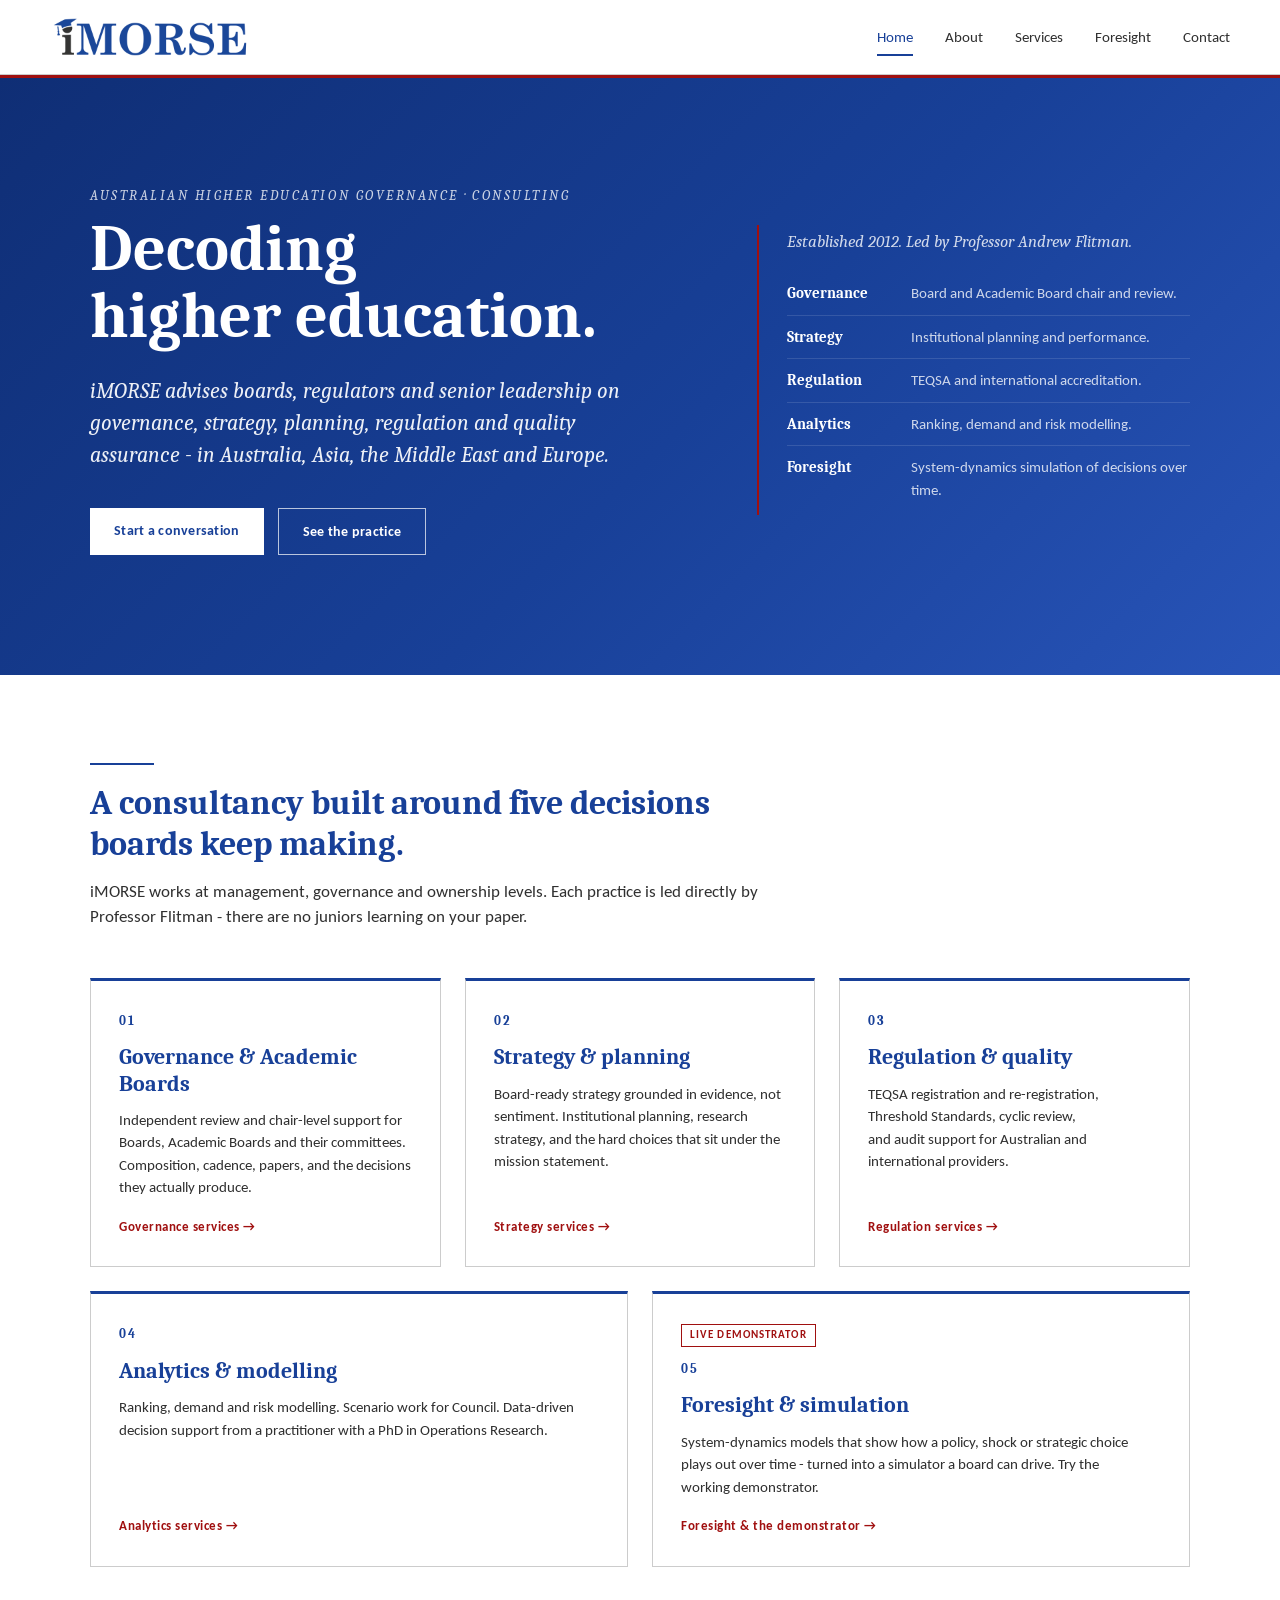
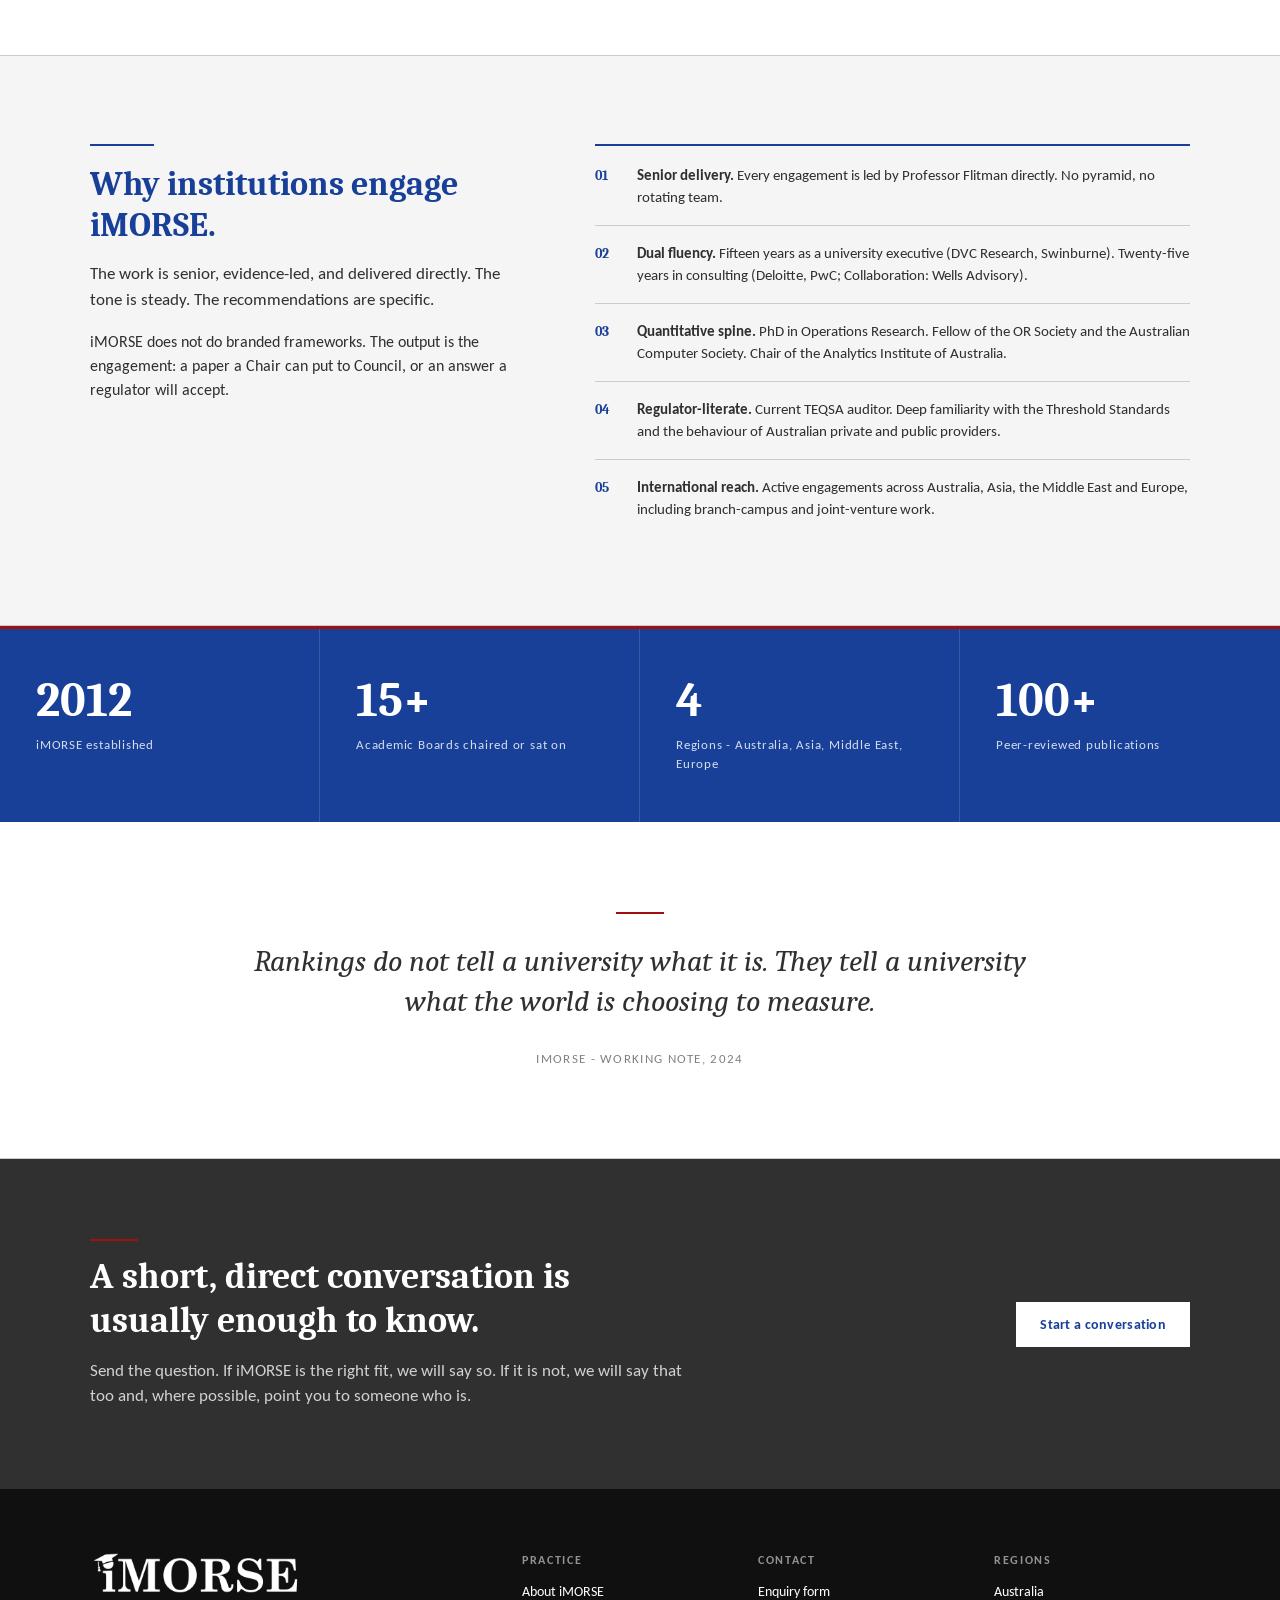
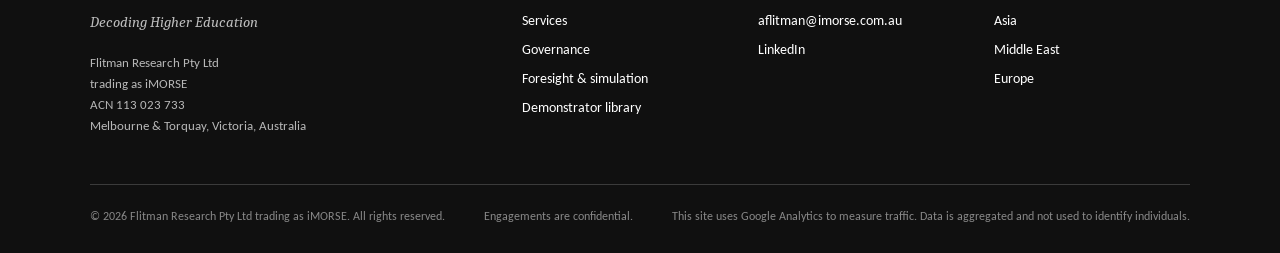
<file: index.html>
<!DOCTYPE html>
<html lang="en-AU">
<head>
<meta charset="UTF-8">
<meta name="viewport" content="width=device-width, initial-scale=1">
<!-- Google Analytics (GA4) -->
<script async src="https://www.googletagmanager.com/gtag/js?id=G-E35R7H407R"></script>
<script>
  window.dataLayer = window.dataLayer || [];
  function gtag(){dataLayer.push(arguments);}
  gtag('js', new Date());
  gtag('config', 'G-E35R7H407R');
</script>
<title>iMORSE - Decoding Higher Education</title>
<meta name="description" content="iMORSE is a specialist consultancy in Australian higher education governance, strategy, planning, regulation and quality assurance. Led by Professor Andrew Flitman.">
<link rel="icon" href="assets/favicon.png">
<link href="https://fonts.googleapis.com/css2?family=Caladea:ital,wght@0,400;0,700;1,400;1,700&family=Carlito:ital,wght@0,400;0,700;1,400;1,700&display=swap" rel="stylesheet">
<link rel="stylesheet" href="styles.css">
</head>
<body>

<header class="site" data-screen-label="Home - Header">
  <div class="wrap bar">
    <a href="index.html" class="brand" aria-label="iMORSE home"><img src="assets/logo-primary.png" alt="iMORSE"></a>
    <button class="mob-toggle" aria-label="Toggle navigation" aria-expanded="false" onclick="var n=document.getElementById('primary-nav');n.classList.toggle('open');this.setAttribute('aria-expanded',n.classList.contains('open'))">
      <svg viewBox="0 0 24 24" fill="none" stroke-width="1.5" stroke-linecap="square"><path d="M4 7h16M4 12h16M4 17h16"/></svg>
    </button>
    <nav id="primary-nav">
      <a href="index.html" class="active">Home</a>
      <a href="about.html">About</a>
      <a href="services.html">Services</a>
      <a href="foresight.html">Foresight</a>
      <a href="contact.html">Contact</a>
    </nav>
  </div>
</header>

<section class="hero" data-screen-label="Home - Hero">
  <div class="wrap">
    <div class="hero-grid">
      <div>
        <div class="kicker">Australian higher education governance · Consulting</div>
        <h1>Decoding higher&nbsp;education.</h1>
        <p class="lede">iMORSE advises boards, regulators and senior leadership on governance, strategy, planning, regulation and quality assurance - in Australia, Asia, the Middle East and Europe.</p>
        <div class="cta">
          <a class="btn btn-primary-on-blue" href="contact.html">Start a conversation</a>
          <a class="btn btn-secondary" href="services.html">See the practice</a>
        </div>
      </div>
      <aside class="hero-aside" aria-label="At a glance">
        <div class="tag-italic">Established 2012. Led by Professor Andrew Flitman.</div>
        <ul>
          <li><b>Governance</b><span>Board and Academic Board chair and review.</span></li>
          <li><b>Strategy</b><span>Institutional planning and performance.</span></li>
          <li><b>Regulation</b><span>TEQSA and international accreditation.</span></li>
          <li><b>Analytics</b><span>Ranking, demand and risk modelling.</span></li>
          <li><b>Foresight</b><span>System-dynamics simulation of decisions over time.</span></li>
        </ul>
      </aside>
    </div>
  </div>
</section>

<section class="section" data-screen-label="Home - Practice pillars">
  <div class="wrap">
    <div class="section-head">
      <span class="rule-blue"></span>
      <h2>A consultancy built around five decisions boards keep making.</h2>
      <p>iMORSE works at management, governance and ownership levels. Each practice is led directly by Professor Flitman - there are no juniors learning on your paper.</p>
    </div>
    <div class="pillars pillars-5">
      <article class="pillar">
        <span class="n">01</span>
        <h3>Governance &amp; Academic Boards</h3>
        <p>Independent review and chair-level support for Boards, Academic Boards and their committees. Composition, cadence, papers, and the decisions they actually produce.</p>
        <a class="arrow" href="services.html#governance">Governance services →</a>
      </article>
      <article class="pillar">
        <span class="n">02</span>
        <h3>Strategy &amp; planning</h3>
        <p>Board-ready strategy grounded in evidence, not sentiment. Institutional planning, research strategy, and the hard choices that sit under the mission statement.</p>
        <a class="arrow" href="services.html#strategy">Strategy services →</a>
      </article>
      <article class="pillar">
        <span class="n">03</span>
        <h3>Regulation &amp; quality</h3>
        <p>TEQSA registration and re-registration, Threshold Standards, cyclic review, and audit support for Australian and international providers.</p>
        <a class="arrow" href="services.html#quality">Regulation services →</a>
      </article>
      <article class="pillar">
        <span class="n">04</span>
        <h3>Analytics &amp; modelling</h3>
        <p>Ranking, demand and risk modelling. Scenario work for Council. Data-driven decision support from a practitioner with a PhD in Operations Research.</p>
        <a class="arrow" href="services.html#analytics">Analytics services →</a>
      </article>
      <article class="pillar">
        <span class="tag-new">Live demonstrator</span>
        <span class="n">05</span>
        <h3>Foresight &amp; simulation</h3>
        <p>System-dynamics models that show how a policy, shock or strategic choice plays out over time - turned into a simulator a board can drive. Try the working demonstrator.</p>
        <a class="arrow" href="foresight.html">Foresight &amp; the demonstrator →</a>
      </article>
    </div>
  </div>
</section>

<section class="section section-alt" data-screen-label="Home - Why iMORSE">
  <div class="wrap">
    <div class="split">
      <div>
        <span class="rule-blue"></span>
        <h2>Why institutions engage iMORSE.</h2>
        <p class="lead">The work is senior, evidence-led, and delivered directly. The tone is steady. The recommendations are specific.</p>
        <p>iMORSE does not do branded frameworks. The output is the engagement: a paper a Chair can put to Council, or an answer a regulator will accept.</p>
      </div>
      <ul class="bullets">
        <li><b>01</b><span><strong>Senior delivery.</strong> Every engagement is led by Professor Flitman directly. No pyramid, no rotating team.</span></li>
        <li><b>02</b><span><strong>Dual fluency.</strong> Fifteen years as a university executive (DVC Research, Swinburne). Twenty-five years in consulting (Deloitte, PwC; Collaboration: Wells Advisory).</span></li>
        <li><b>03</b><span><strong>Quantitative spine.</strong> PhD in Operations Research. Fellow of the OR Society and the Australian Computer Society. Chair of the Analytics Institute of Australia.</span></li>
        <li><b>04</b><span><strong>Regulator-literate.</strong> Current TEQSA auditor. Deep familiarity with the Threshold Standards and the behaviour of Australian private and public providers.</span></li>
        <li><b>05</b><span><strong>International reach.</strong> Active engagements across Australia, Asia, the Middle East and Europe, including branch-campus and joint-venture work.</span></li>
      </ul>
    </div>
  </div>
</section>

<section aria-label="Practice at a glance" data-screen-label="Home - Stats">
  <div class="stats">
    <div class="stat"><div class="v">2012</div><div class="l">iMORSE established</div></div>
    <div class="stat"><div class="v">15+</div><div class="l">Academic Boards chaired or sat on</div></div>
    <div class="stat"><div class="v">4</div><div class="l">Regions - Australia, Asia, Middle East, Europe</div></div>
    <div class="stat"><div class="v">100+</div><div class="l">Peer-reviewed publications</div></div>
  </div>
</section>

<section class="quote" data-screen-label="Home - Pullquote">
  <div class="wrap-narrow">
    <blockquote>Rankings do not tell a university what it is. They tell a university what the world is choosing to measure.</blockquote>
    <cite>iMORSE - working note, 2024</cite>
  </div>
</section>

<section class="cta-band" data-screen-label="Home - Closing CTA">
  <div class="wrap">
    <div class="grid">
      <div>
        <span class="rule-red"></span>
        <h2>A short, direct conversation is usually enough to know.</h2>
        <p>Send the question. If iMORSE is the right fit, we will say so. If it is not, we will say that too and, where possible, point you to someone who is.</p>
      </div>
      <div class="cta-right">
        <a class="btn btn-primary-on-blue" href="contact.html">Start a conversation</a>
      </div>
    </div>
  </div>
</section>

<footer class="site" data-screen-label="Home - Footer">
  <div class="wrap">
    <div class="grid">
      <div>
        <img class="logo" src="assets/logo-primary.png" alt="iMORSE">
        <div class="tag">Decoding Higher Education</div>
        <address>
          Flitman Research Pty Ltd<br>
          trading as iMORSE<br>
          ACN 113 023 733<br>
          Melbourne &amp; Torquay, Victoria, Australia
        </address>
      </div>
      <div>
        <h4>Practice</h4>
        <a href="about.html">About iMORSE</a>
        <a href="services.html">Services</a>
        <a href="services.html#governance">Governance</a>
        <a href="foresight.html">Foresight &amp; simulation</a>
        <a href="demonstrator-library.html">Demonstrator library</a>
      </div>
      <div>
        <h4>Contact</h4>
        <a href="contact.html">Enquiry form</a>
        <a href="mailto:aflitman@imorse.com.au">aflitman@imorse.com.au</a>
        <a href="https://www.linkedin.com/in/higher-education-strategy-regulation-teqsa-consultant/" rel="noopener">LinkedIn</a>
      </div>
      <div>
        <h4>Regions</h4>
        <a href="about.html#reach">Australia</a>
        <a href="about.html#reach">Asia</a>
        <a href="about.html#reach">Middle East</a>
        <a href="about.html#reach">Europe</a>
      </div>
    </div>
    <div class="legal">
      <span>© 2026 Flitman Research Pty Ltd trading as iMORSE. All rights reserved.</span>
      <span>Engagements are confidential.</span>
      <span>This site uses Google Analytics to measure traffic. Data is aggregated and not used to identify individuals.</span>
    </div>
  </div>
</footer>

</body>
</html>
</file>
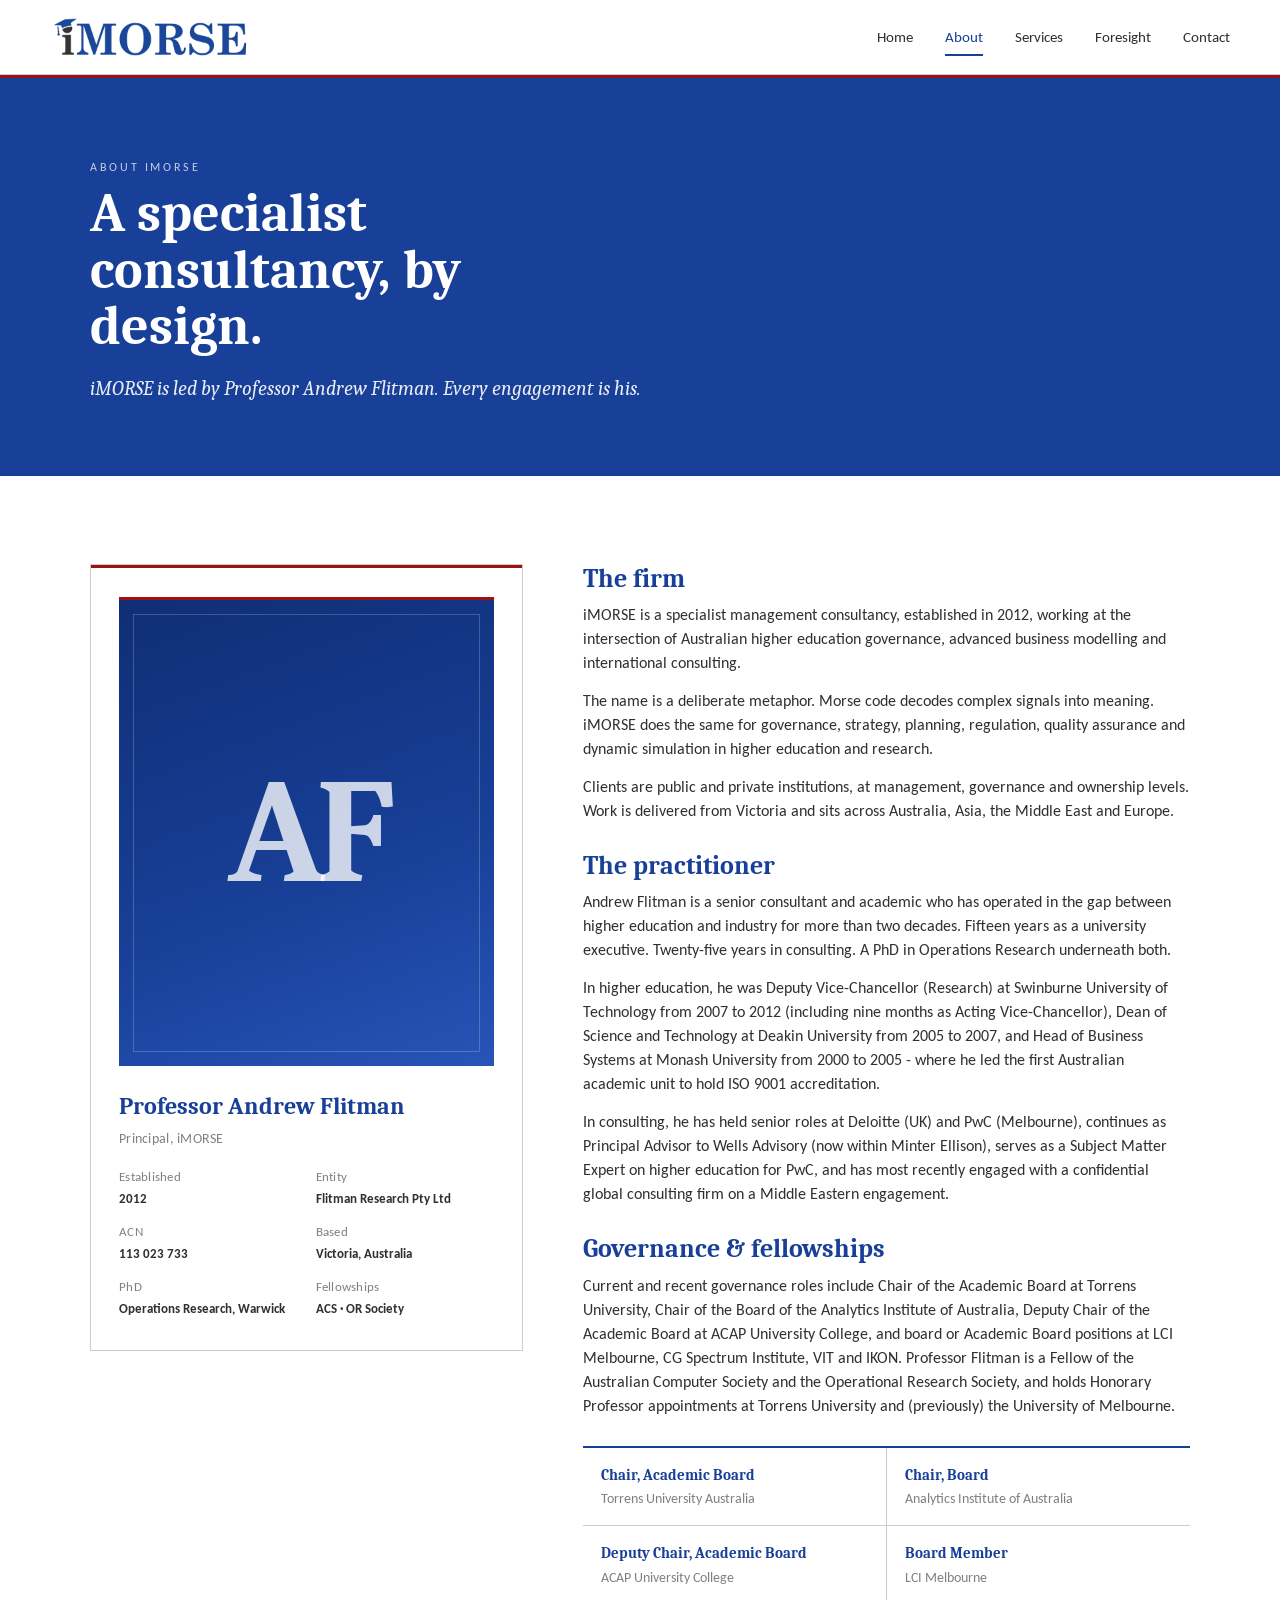
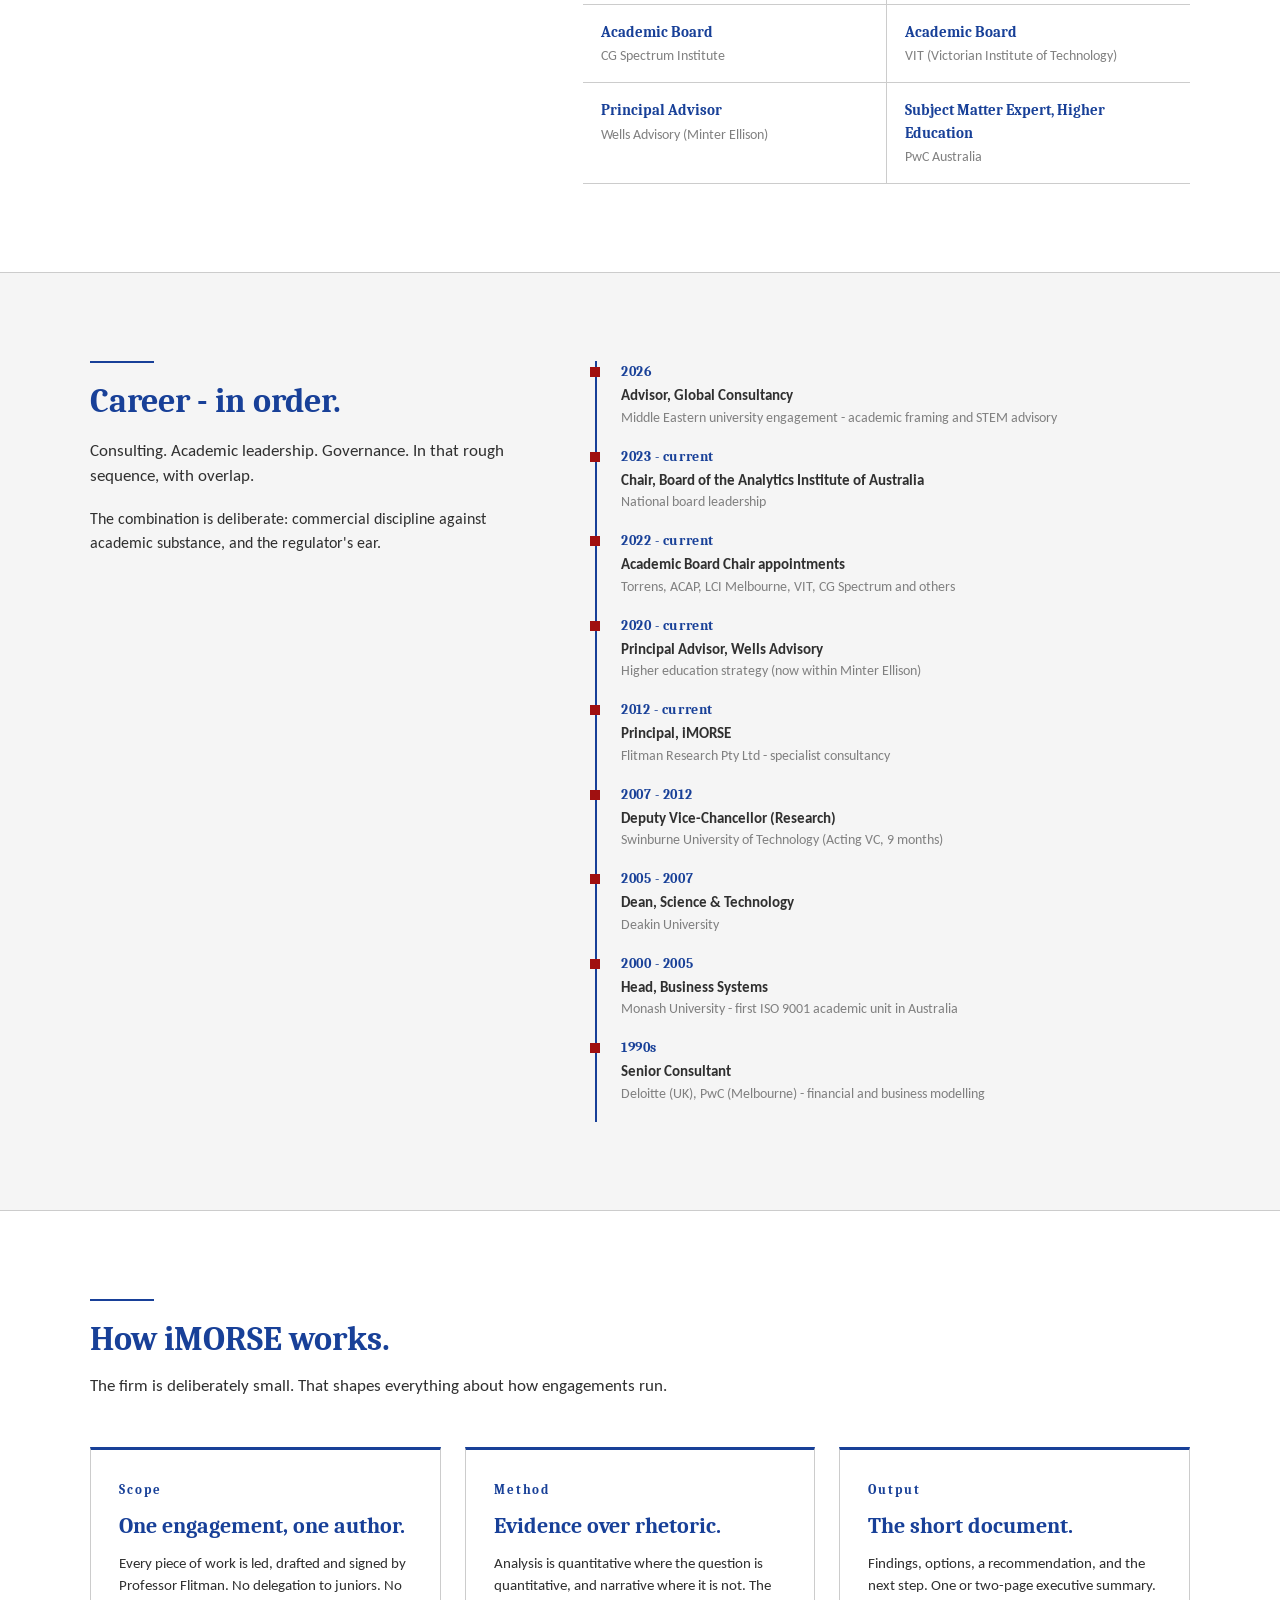
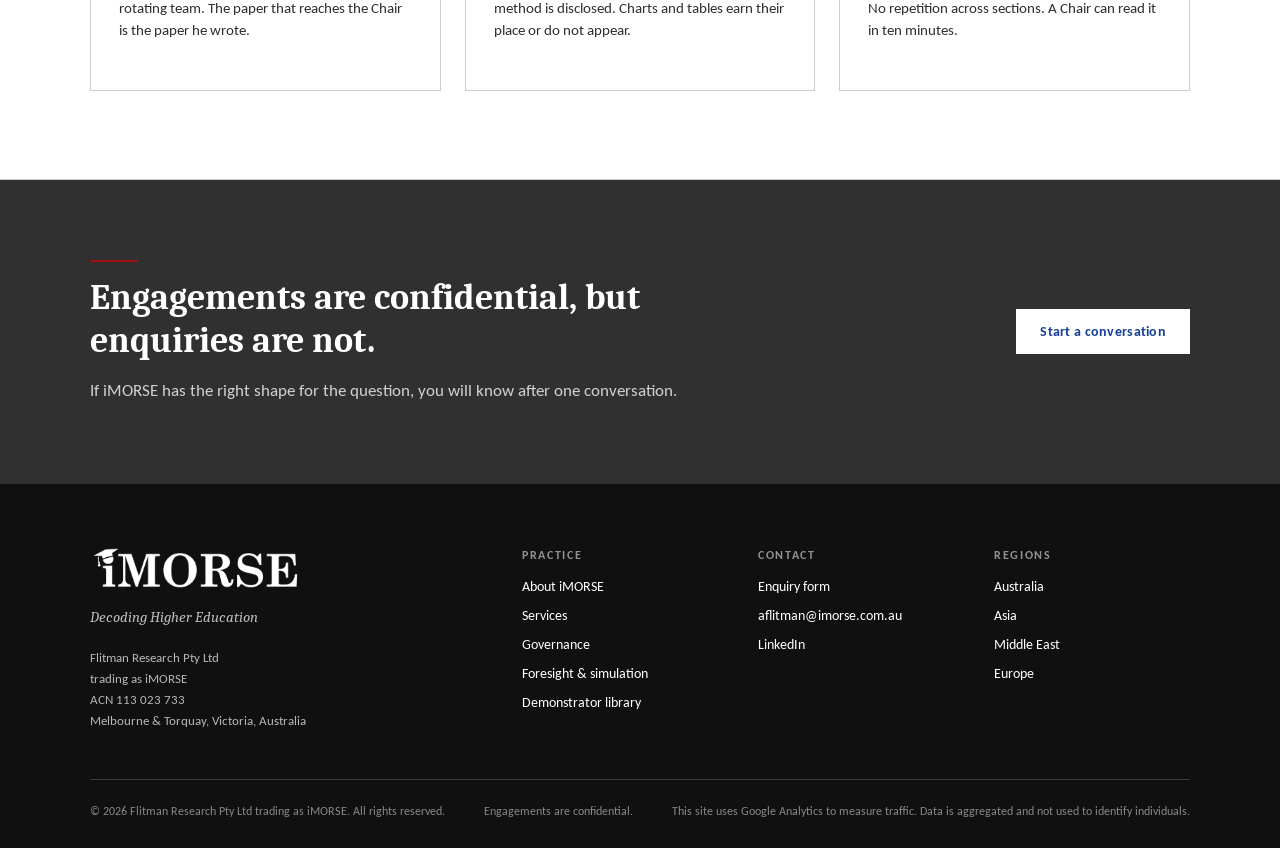
<file: about.html>
<!DOCTYPE html>
<html lang="en-AU">
<head>
<meta charset="UTF-8">
<meta name="viewport" content="width=device-width, initial-scale=1">
<!-- Google Analytics (GA4) -->
<script async src="https://www.googletagmanager.com/gtag/js?id=G-E35R7H407R"></script>
<script>
  window.dataLayer = window.dataLayer || [];
  function gtag(){dataLayer.push(arguments);}
  gtag('js', new Date());
  gtag('config', 'G-E35R7H407R');
</script>
<title>About - iMORSE</title>
<meta name="description" content="iMORSE is a Melbourne-based specialist consultancy led by Professor Andrew Flitman, former Deputy Vice-Chancellor (Research) at Swinburne and Chair of the Analytics Institute of Australia.">
<link rel="icon" href="assets/favicon.png">
<link href="https://fonts.googleapis.com/css2?family=Caladea:ital,wght@0,400;0,700;1,400;1,700&family=Carlito:ital,wght@0,400;0,700;1,400;1,700&display=swap" rel="stylesheet">
<link rel="stylesheet" href="styles.css">
</head>
<body>

<header class="site" data-screen-label="About - Header">
  <div class="wrap bar">
    <a href="index.html" class="brand" aria-label="iMORSE home"><img src="assets/logo-primary.png" alt="iMORSE"></a>
    <button class="mob-toggle" aria-label="Toggle navigation" aria-expanded="false" onclick="var n=document.getElementById('primary-nav');n.classList.toggle('open');this.setAttribute('aria-expanded',n.classList.contains('open'))">
      <svg viewBox="0 0 24 24" fill="none" stroke-width="1.5" stroke-linecap="square"><path d="M4 7h16M4 12h16M4 17h16"/></svg>
    </button>
    <nav id="primary-nav">
      <a href="index.html">Home</a>
      <a href="about.html" class="active">About</a>
      <a href="services.html">Services</a>
      <a href="foresight.html">Foresight</a>
      <a href="contact.html">Contact</a>
    </nav>
  </div>
</header>

<section class="page-hero" data-screen-label="About - Page hero">
  <div class="wrap">
    <div class="kicker">About iMORSE</div>
    <h1>A specialist consultancy, by design.</h1>
    <p class="lede">iMORSE is led by Professor Andrew Flitman. Every engagement is his.</p>
  </div>
</section>

<section class="section" data-screen-label="About - Firm">
  <div class="wrap">
    <div class="bio-grid">
      <aside class="bio-card" aria-label="Firm summary">
        <div class="portrait" aria-hidden="true"><span class="mono">AF</span></div>
        <div class="name">Professor Andrew Flitman</div>
        <div class="title">Principal, iMORSE</div>
        <dl>
          <div><dt>Established</dt><dd>2012</dd></div>
          <div><dt>Entity</dt><dd>Flitman Research Pty Ltd</dd></div>
          <div><dt>ACN</dt><dd>113 023 733</dd></div>
          <div><dt>Based</dt><dd>Victoria, Australia</dd></div>
          <div><dt>PhD</dt><dd>Operations Research, Warwick</dd></div>
          <div><dt>Fellowships</dt><dd>ACS · OR Society</dd></div>
        </dl>
      </aside>

      <div class="bio-body">
        <h2>The firm</h2>
        <p>iMORSE is a specialist management consultancy, established in 2012, working at the intersection of Australian higher education governance, advanced business modelling and international consulting.</p>
        <p>The name is a deliberate metaphor. Morse code decodes complex signals into meaning. iMORSE does the same for governance, strategy, planning, regulation, quality assurance and dynamic simulation in higher education and research.</p>
        <p>Clients are public and private institutions, at management, governance and ownership levels. Work is delivered from Victoria and sits across Australia, Asia, the Middle East and Europe.</p>

        <h2>The practitioner</h2>
        <p>Andrew Flitman is a senior consultant and academic who has operated in the gap between higher education and industry for more than two decades. Fifteen years as a university executive. Twenty-five years in consulting. A PhD in Operations Research underneath both.</p>
        <p>In higher education, he was Deputy Vice-Chancellor (Research) at Swinburne University of Technology from 2007 to 2012 (including nine months as Acting Vice-Chancellor), Dean of Science and Technology at Deakin University from 2005 to 2007, and Head of Business Systems at Monash University from 2000 to 2005 - where he led the first Australian academic unit to hold ISO 9001 accreditation.</p>
        <p>In consulting, he has held senior roles at Deloitte (UK) and PwC (Melbourne), continues as Principal Advisor to Wells Advisory (now within Minter Ellison), serves as a Subject Matter Expert on higher education for PwC, and has most recently engaged with a confidential global consulting firm on a Middle Eastern engagement.</p>

        <h2 id="reach">Governance &amp; fellowships</h2>
        <p>Current and recent governance roles include Chair of the Academic Board at Torrens University, Chair of the Board of the Analytics Institute of Australia, Deputy Chair of the Academic Board at ACAP University College, and board or Academic Board positions at LCI Melbourne, CG Spectrum Institute, VIT and IKON. Professor Flitman is a Fellow of the Australian Computer Society and the Operational Research Society, and holds Honorary Professor appointments at Torrens University and (previously) the University of Melbourne.</p>
        <ul class="gov-list">
          <li><b>Chair, Academic Board</b><span>Torrens University Australia</span></li>
          <li><b>Chair, Board</b><span>Analytics Institute of Australia</span></li>
          <li><b>Deputy Chair, Academic Board</b><span>ACAP University College</span></li>
          <li><b>Board Member</b><span>LCI Melbourne</span></li>
          <li><b>Academic Board</b><span>CG Spectrum Institute</span></li>
          <li><b>Academic Board</b><span>VIT (Victorian Institute of Technology)</span></li>
          <li><b>Principal Advisor</b><span>Wells Advisory (Minter Ellison)</span></li>
          <li><b>Subject Matter Expert, Higher Education</b><span>PwC Australia</span></li>
        </ul>
      </div>
    </div>
  </div>
</section>

<section class="section section-alt" data-screen-label="About - Career">
  <div class="wrap">
    <div class="split">
      <div>
        <span class="rule-blue"></span>
        <h2>Career - in order.</h2>
        <p class="lead">Consulting. Academic leadership. Governance. In that rough sequence, with overlap.</p>
        <p>The combination is deliberate: commercial discipline against academic substance, and the regulator's ear.</p>
      </div>
      <ul class="timeline" aria-label="Career timeline">
        <li><span class="yr">2026</span><div class="role">Advisor, Global Consultancy</div><div class="org">Middle Eastern university engagement - academic framing and STEM advisory</div></li>
        <li><span class="yr">2023 - current</span><div class="role">Chair, Board of the Analytics Institute of Australia</div><div class="org">National board leadership</div></li>
        <li><span class="yr">2022 - current</span><div class="role">Academic Board Chair appointments</div><div class="org">Torrens, ACAP, LCI Melbourne, VIT, CG Spectrum and others</div></li>
        <li><span class="yr">2020 - current</span><div class="role">Principal Advisor, Wells Advisory</div><div class="org">Higher education strategy (now within Minter Ellison)</div></li>
        <li><span class="yr">2012 - current</span><div class="role">Principal, iMORSE</div><div class="org">Flitman Research Pty Ltd - specialist consultancy</div></li>
        <li><span class="yr">2007 - 2012</span><div class="role">Deputy Vice-Chancellor (Research)</div><div class="org">Swinburne University of Technology (Acting VC, 9 months)</div></li>
        <li><span class="yr">2005 - 2007</span><div class="role">Dean, Science &amp; Technology</div><div class="org">Deakin University</div></li>
        <li><span class="yr">2000 - 2005</span><div class="role">Head, Business Systems</div><div class="org">Monash University - first ISO 9001 academic unit in Australia</div></li>
        <li><span class="yr">1990s</span><div class="role">Senior Consultant</div><div class="org">Deloitte (UK), PwC (Melbourne) - financial and business modelling</div></li>
      </ul>
    </div>
  </div>
</section>

<section class="section" data-screen-label="About - Approach">
  <div class="wrap">
    <div class="section-head">
      <span class="rule-blue"></span>
      <h2>How iMORSE works.</h2>
      <p>The firm is deliberately small. That shapes everything about how engagements run.</p>
    </div>
    <div class="pillars">
      <article class="pillar">
        <span class="n">Scope</span>
        <h3>One engagement, one author.</h3>
        <p>Every piece of work is led, drafted and signed by Professor Flitman. No delegation to juniors. No rotating team. The paper that reaches the Chair is the paper he wrote.</p>
      </article>
      <article class="pillar">
        <span class="n">Method</span>
        <h3>Evidence over rhetoric.</h3>
        <p>Analysis is quantitative where the question is quantitative, and narrative where it is not. The method is disclosed. Charts and tables earn their place or do not appear.</p>
      </article>
      <article class="pillar">
        <span class="n">Output</span>
        <h3>The short document.</h3>
        <p>Findings, options, a recommendation, and the next step. One or two-page executive summary. No repetition across sections. A Chair can read it in ten minutes.</p>
      </article>
    </div>
  </div>
</section>

<section class="cta-band" data-screen-label="About - Closing CTA">
  <div class="wrap">
    <div class="grid">
      <div>
        <span class="rule-red"></span>
        <h2>Engagements are confidential, but enquiries are not.</h2>
        <p>If iMORSE has the right shape for the question, you will know after one conversation.</p>
      </div>
      <div class="cta-right">
        <a class="btn btn-primary-on-blue" href="contact.html">Start a conversation</a>
      </div>
    </div>
  </div>
</section>

<footer class="site" data-screen-label="About - Footer">
  <div class="wrap">
    <div class="grid">
      <div>
        <img class="logo" src="assets/logo-primary.png" alt="iMORSE">
        <div class="tag">Decoding Higher Education</div>
        <address>
          Flitman Research Pty Ltd<br>
          trading as iMORSE<br>
          ACN 113 023 733<br>
          Melbourne &amp; Torquay, Victoria, Australia
        </address>
      </div>
      <div>
        <h4>Practice</h4>
        <a href="about.html">About iMORSE</a>
        <a href="services.html">Services</a>
        <a href="services.html#governance">Governance</a>
        <a href="foresight.html">Foresight &amp; simulation</a>
        <a href="demonstrator-library.html">Demonstrator library</a>
      </div>
      <div>
        <h4>Contact</h4>
        <a href="contact.html">Enquiry form</a>
        <a href="mailto:aflitman@imorse.com.au">aflitman@imorse.com.au</a>
        <a href="https://www.linkedin.com/in/higher-education-strategy-regulation-teqsa-consultant/" rel="noopener">LinkedIn</a>
      </div>
      <div>
        <h4>Regions</h4>
        <a href="about.html#reach">Australia</a>
        <a href="about.html#reach">Asia</a>
        <a href="about.html#reach">Middle East</a>
        <a href="about.html#reach">Europe</a>
      </div>
    </div>
    <div class="legal">
      <span>© 2026 Flitman Research Pty Ltd trading as iMORSE. All rights reserved.</span>
      <span>Engagements are confidential.</span>
      <span>This site uses Google Analytics to measure traffic. Data is aggregated and not used to identify individuals.</span>
    </div>
  </div>
</footer>

</body>
</html>
</file>
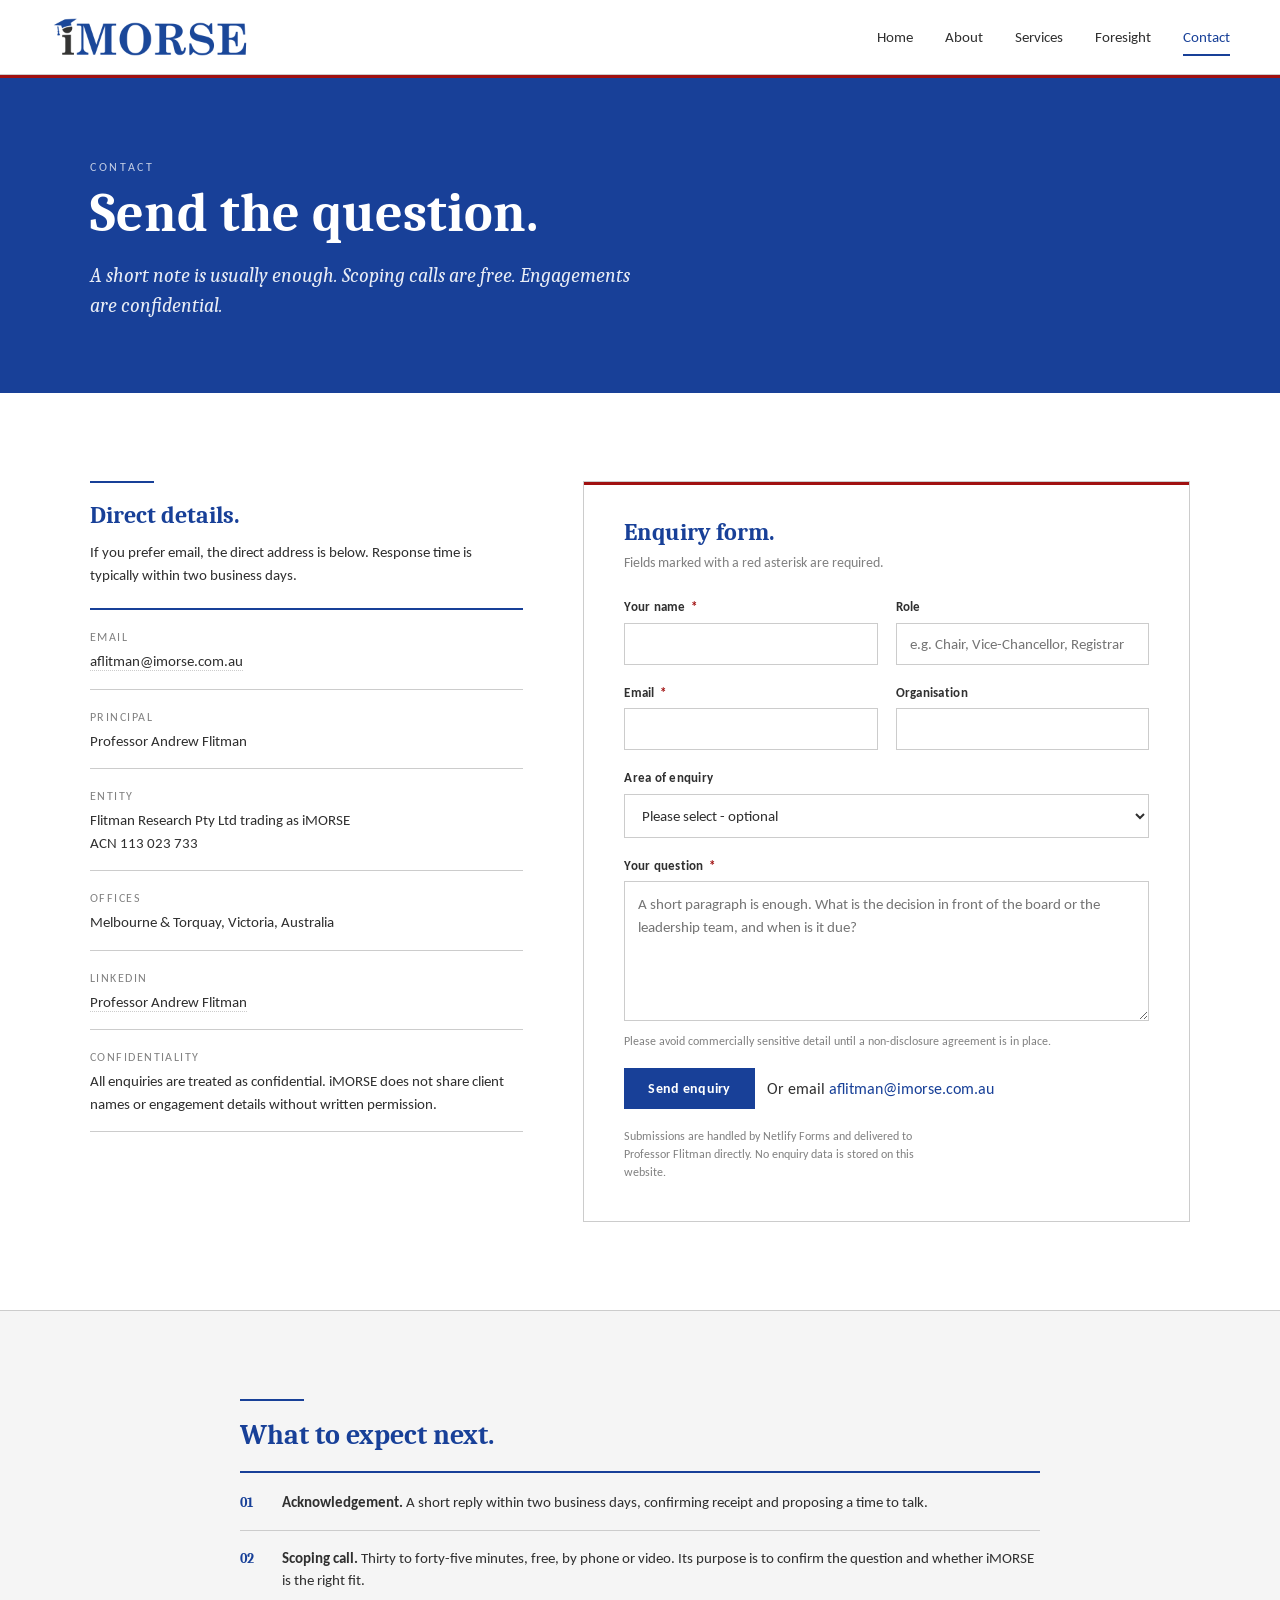
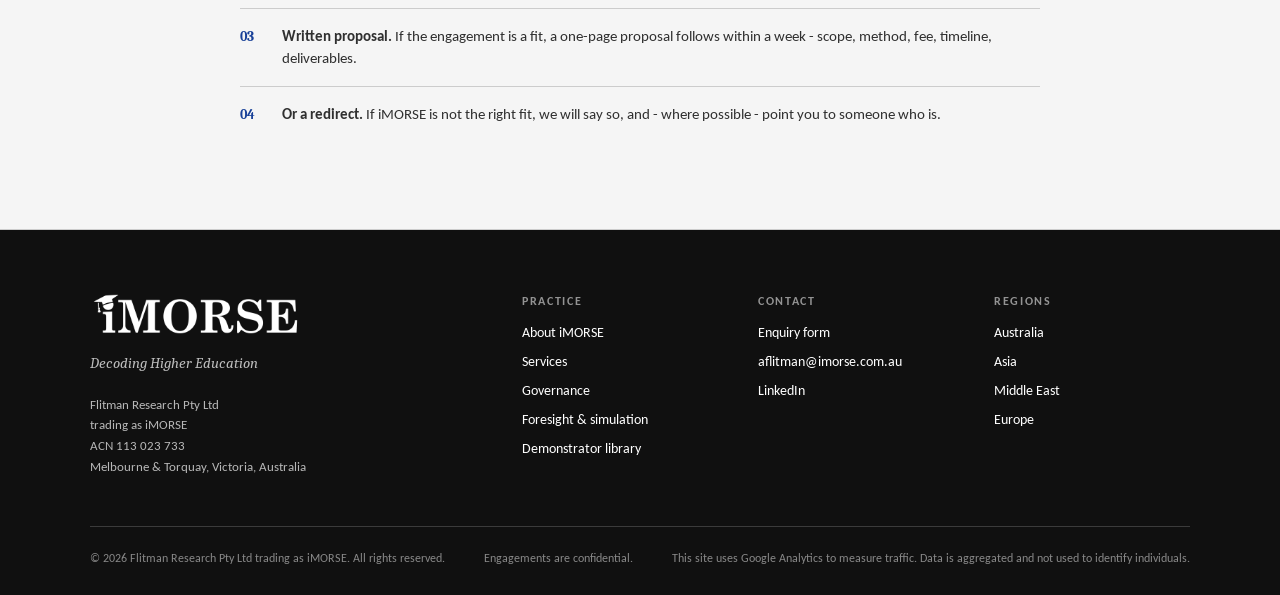
<file: contact.html>
<!DOCTYPE html>
<html lang="en-AU">
<head>
<meta charset="UTF-8">
<meta name="viewport" content="width=device-width, initial-scale=1">
<!-- Google Analytics (GA4) -->
<script async src="https://www.googletagmanager.com/gtag/js?id=G-E35R7H407R"></script>
<script>
  window.dataLayer = window.dataLayer || [];
  function gtag(){dataLayer.push(arguments);}
  gtag('js', new Date());
  gtag('config', 'G-E35R7H407R');
</script>
<title>Contact - iMORSE</title>
<meta name="description" content="Contact Professor Andrew Flitman and iMORSE. Scoping calls are free. Engagements are confidential.">
<link rel="icon" href="assets/favicon.png">
<link href="https://fonts.googleapis.com/css2?family=Caladea:ital,wght@0,400;0,700;1,400;1,700&family=Carlito:ital,wght@0,400;0,700;1,400;1,700&display=swap" rel="stylesheet">
<link rel="stylesheet" href="styles.css">
</head>
<body>

<header class="site" data-screen-label="Contact - Header">
  <div class="wrap bar">
    <a href="index.html" class="brand" aria-label="iMORSE home"><img src="assets/logo-primary.png" alt="iMORSE"></a>
    <button class="mob-toggle" aria-label="Toggle navigation" aria-expanded="false" onclick="var n=document.getElementById('primary-nav');n.classList.toggle('open');this.setAttribute('aria-expanded',n.classList.contains('open'))">
      <svg viewBox="0 0 24 24" fill="none" stroke-width="1.5" stroke-linecap="square"><path d="M4 7h16M4 12h16M4 17h16"/></svg>
    </button>
    <nav id="primary-nav">
      <a href="index.html">Home</a>
      <a href="about.html">About</a>
      <a href="services.html">Services</a>
      <a href="foresight.html">Foresight</a>
      <a href="contact.html" class="active">Contact</a>
    </nav>
  </div>
</header>

<section class="page-hero" data-screen-label="Contact - Page hero">
  <div class="wrap">
    <div class="kicker">Contact</div>
    <h1>Send the question.</h1>
    <p class="lede">A short note is usually enough. Scoping calls are free. Engagements are confidential.</p>
  </div>
</section>

<!--
  Netlify build-time detection: this hidden, static copy of the form is what the
  Netlify build bot scans to register the form. It mirrors the visible form's
  fields and is never rendered to real users. Do not remove.
-->
<form name="contact" netlify netlify-honeypot="bot-field" hidden>
  <input type="text" name="name">
  <input type="text" name="role">
  <input type="email" name="email">
  <input type="text" name="organisation">
  <select name="area"><option></option></select>
  <textarea name="message"></textarea>
</form>

<section class="section" data-screen-label="Contact - Form">
  <div class="wrap">
    <div class="contact-grid">

      <aside class="contact-info" aria-label="Direct contact details">
        <span class="rule-blue"></span>
        <h2>Direct details.</h2>
        <p>If you prefer email, the direct address is below. Response time is typically within two business days.</p>
        <dl>
          <dt>Email</dt>
          <dd><a href="mailto:aflitman@imorse.com.au">aflitman@imorse.com.au</a></dd>

          <dt>Principal</dt>
          <dd>Professor Andrew Flitman</dd>

          <dt>Entity</dt>
          <dd>Flitman Research Pty Ltd trading as iMORSE<br>ACN 113 023 733</dd>

          <dt>Offices</dt>
          <dd>Melbourne &amp; Torquay, Victoria, Australia</dd>

          <dt>LinkedIn</dt>
          <dd><a href="https://www.linkedin.com/in/higher-education-strategy-regulation-teqsa-consultant/" rel="noopener">Professor Andrew Flitman</a></dd>

          <dt>Confidentiality</dt>
          <dd>All enquiries are treated as confidential. iMORSE does not share client names or engagement details without written permission.</dd>
        </dl>
      </aside>

      <form
        class="form-card"
        id="enquiry-form"
        name="contact"
        method="POST"
        data-netlify="true"
        data-netlify-honeypot="bot-field"
        action="/thanks.html"
        aria-labelledby="form-title"
      >
        <h2 id="form-title">Enquiry form.</h2>
        <div class="sub">Fields marked with a red asterisk are required.</div>

        <!-- Required for Netlify Forms to associate this submission with the form named "contact". -->
        <input type="hidden" name="form-name" value="contact">
        <!-- Honeypot field: invisible to users, bots fill it in and get silently rejected. -->
        <p class="hp" aria-hidden="true">
          <label>Leave this field empty: <input name="bot-field" tabindex="-1" autocomplete="off"></label>
        </p>

        <div class="field-row">
          <div class="field">
            <label for="name">Your name <span class="req" aria-hidden="true">*</span></label>
            <input id="name" name="name" type="text" autocomplete="name" required placeholder=" ">
          </div>
          <div class="field">
            <label for="role">Role</label>
            <input id="role" name="role" type="text" autocomplete="organization-title" placeholder="e.g. Chair, Vice-Chancellor, Registrar">
          </div>
        </div>

        <div class="field-row">
          <div class="field">
            <label for="email">Email <span class="req" aria-hidden="true">*</span></label>
            <input id="email" name="email" type="email" autocomplete="email" required placeholder=" ">
          </div>
          <div class="field">
            <label for="organisation">Organisation</label>
            <input id="organisation" name="organisation" type="text" autocomplete="organization" placeholder=" ">
          </div>
        </div>

        <div class="field">
          <label for="area">Area of enquiry</label>
          <select id="area" name="area">
            <option value="">Please select - optional</option>
            <option>Governance &amp; Academic Boards</option>
            <option>Strategy &amp; planning</option>
            <option>Regulation &amp; quality assurance</option>
            <option>Analytics &amp; modelling</option>
            <option>Foresight &amp; simulation</option>
            <option>Speaking or panel engagement</option>
            <option>Other</option>
          </select>
        </div>

        <div class="field">
          <label for="message">Your question <span class="req" aria-hidden="true">*</span></label>
          <textarea id="message" name="message" required placeholder="A short paragraph is enough. What is the decision in front of the board or the leadership team, and when is it due?"></textarea>
          <div class="hint">Please avoid commercially sensitive detail until a non-disclosure agreement is in place.</div>
        </div>

        <div style="display:flex;gap:12px;align-items:center;flex-wrap:wrap;margin-top:8px">
          <button type="submit" class="btn btn-primary" id="submit-btn">Send enquiry</button>
          <span class="hint" style="margin:0">Or email <a href="mailto:aflitman@imorse.com.au">aflitman@imorse.com.au</a></span>
        </div>

        <div class="form-note">
          Submissions are handled by Netlify Forms and delivered to Professor Flitman directly. No enquiry data is stored on this website.
        </div>
      </form>

    </div>
  </div>
</section>

<section class="section section-alt" data-screen-label="Contact - Expect">
  <div class="wrap-narrow">
    <span class="rule-blue"></span>
    <h2 style="font-size:28px;margin-bottom:12px">What to expect next.</h2>
    <ul class="bullets" style="margin-top:18px">
      <li><b>01</b><span><strong>Acknowledgement.</strong> A short reply within two business days, confirming receipt and proposing a time to talk.</span></li>
      <li><b>02</b><span><strong>Scoping call.</strong> Thirty to forty-five minutes, free, by phone or video. Its purpose is to confirm the question and whether iMORSE is the right fit.</span></li>
      <li><b>03</b><span><strong>Written proposal.</strong> If the engagement is a fit, a one-page proposal follows within a week - scope, method, fee, timeline, deliverables.</span></li>
      <li><b>04</b><span><strong>Or a redirect.</strong> If iMORSE is not the right fit, we will say so, and - where possible - point you to someone who is.</span></li>
    </ul>
  </div>
</section>

<footer class="site" data-screen-label="Contact - Footer">
  <div class="wrap">
    <div class="grid">
      <div>
        <img class="logo" src="assets/logo-primary.png" alt="iMORSE">
        <div class="tag">Decoding Higher Education</div>
        <address>
          Flitman Research Pty Ltd<br>
          trading as iMORSE<br>
          ACN 113 023 733<br>
          Melbourne &amp; Torquay, Victoria, Australia
        </address>
      </div>
      <div>
        <h4>Practice</h4>
        <a href="about.html">About iMORSE</a>
        <a href="services.html">Services</a>
        <a href="services.html#governance">Governance</a>
        <a href="foresight.html">Foresight &amp; simulation</a>
        <a href="demonstrator-library.html">Demonstrator library</a>
      </div>
      <div>
        <h4>Contact</h4>
        <a href="contact.html">Enquiry form</a>
        <a href="mailto:aflitman@imorse.com.au">aflitman@imorse.com.au</a>
        <a href="https://www.linkedin.com/in/higher-education-strategy-regulation-teqsa-consultant/" rel="noopener">LinkedIn</a>
      </div>
      <div>
        <h4>Regions</h4>
        <a href="about.html#reach">Australia</a>
        <a href="about.html#reach">Asia</a>
        <a href="about.html#reach">Middle East</a>
        <a href="about.html#reach">Europe</a>
      </div>
    </div>
    <div class="legal">
      <span>© 2026 Flitman Research Pty Ltd trading as iMORSE. All rights reserved.</span>
      <span>Engagements are confidential.</span>
      <span>This site uses Google Analytics to measure traffic. Data is aggregated and not used to identify individuals.</span>
    </div>
  </div>
</footer>

</body>
</html>
</file>
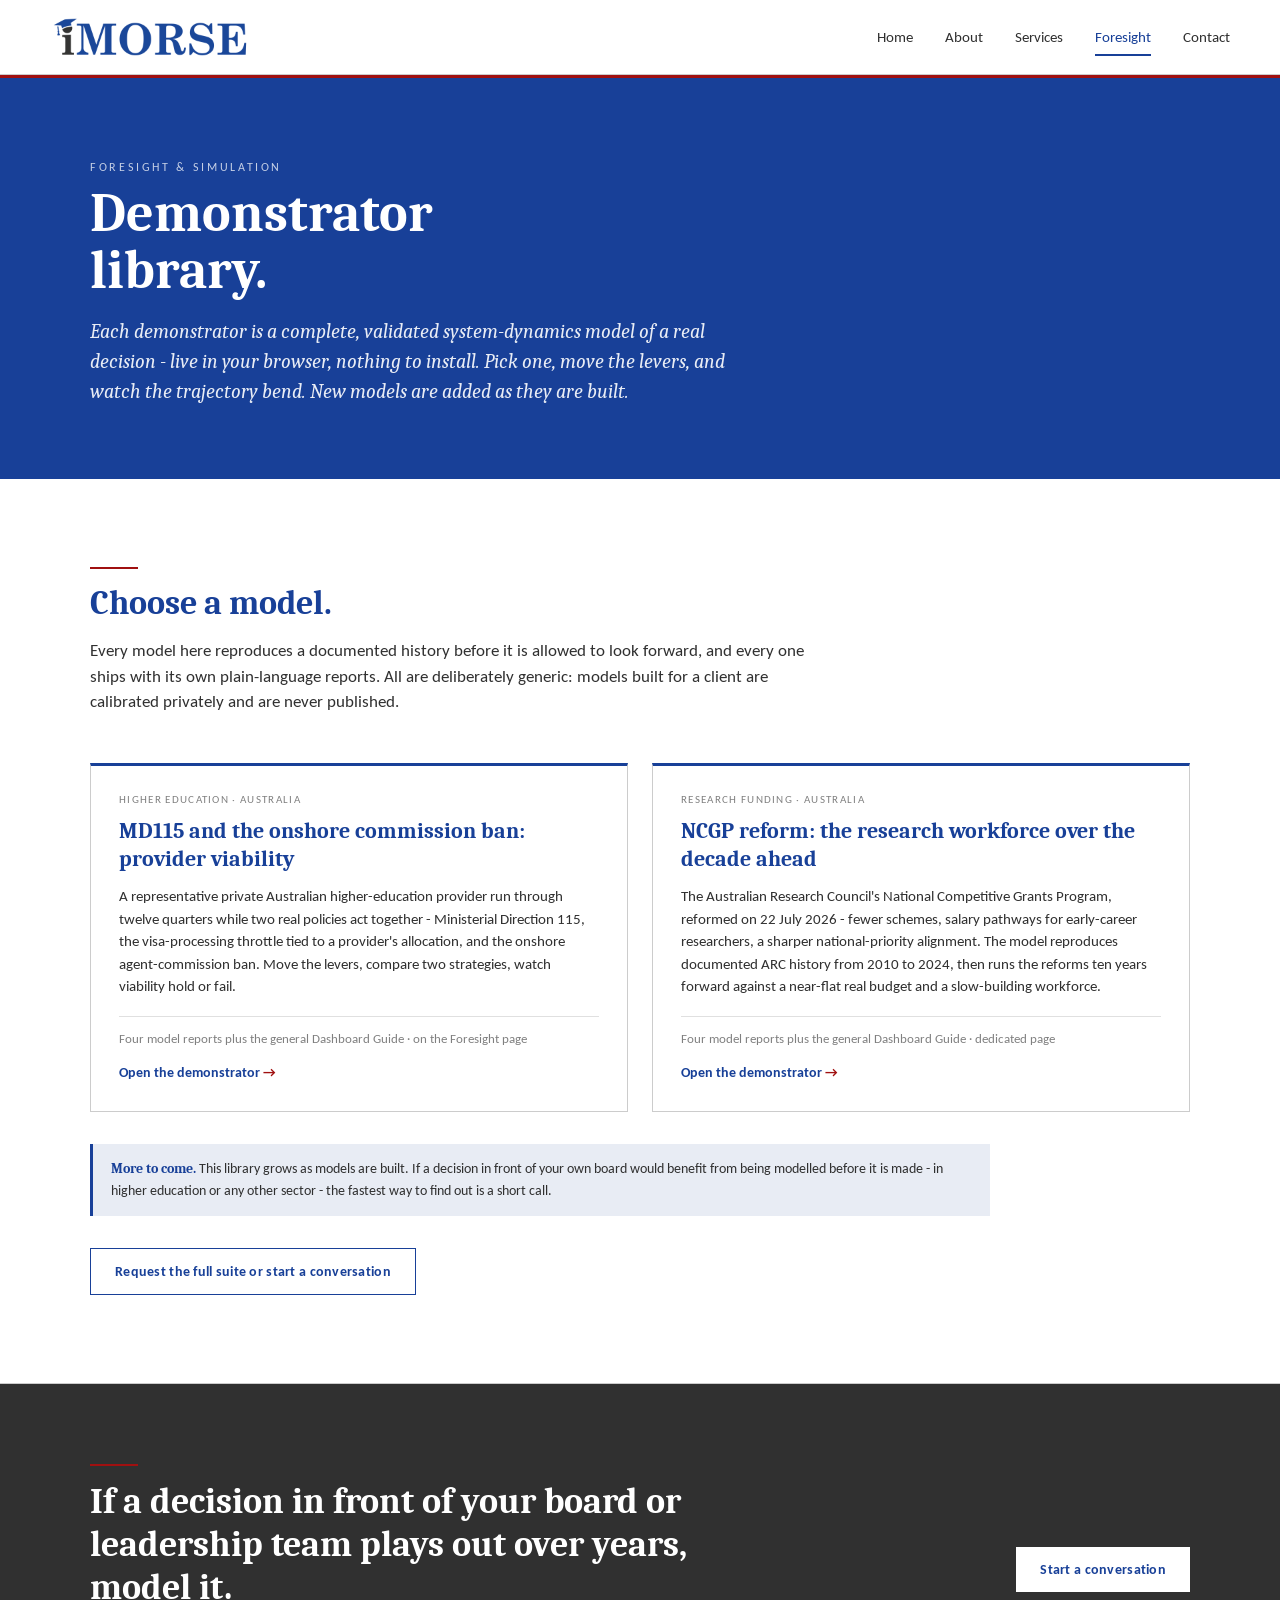
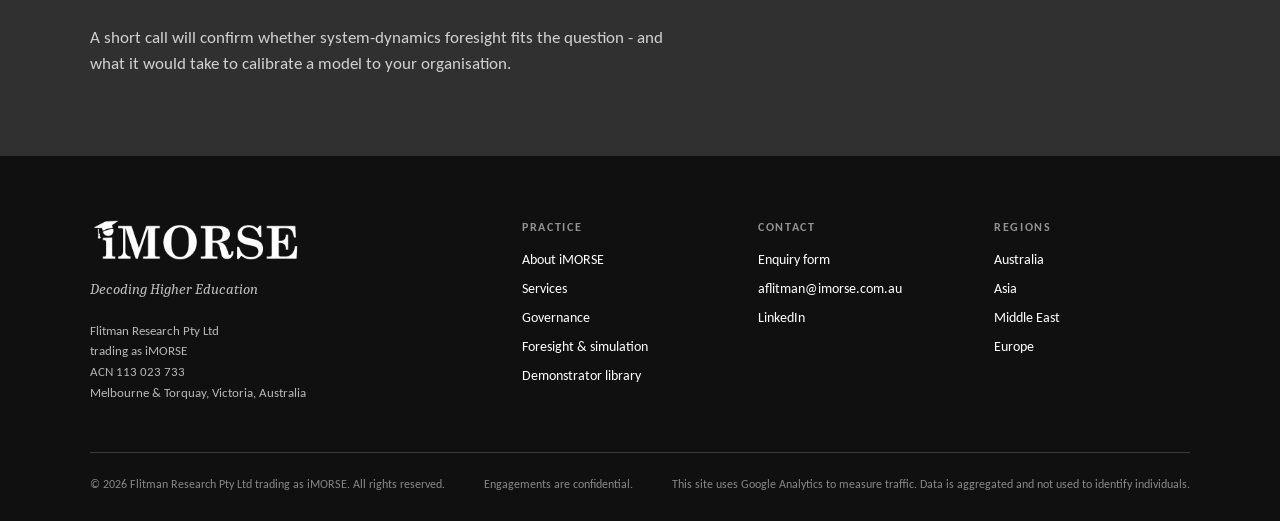
<file: demonstrator-library.html>
<!DOCTYPE html>
<html lang="en-AU">
<head>
<meta charset="UTF-8">
<meta name="viewport" content="width=device-width, initial-scale=1">
<!-- Google Analytics (GA4) -->
<script async src="https://www.googletagmanager.com/gtag/js?id=G-E35R7H407R"></script>
<script>
  window.dataLayer = window.dataLayer || [];
  function gtag(){dataLayer.push(arguments);}
  gtag('js', new Date());
  gtag('config', 'G-E35R7H407R');
</script>
<title>Demonstrator library - iMORSE</title>
<meta name="description" content="A growing library of validated system-dynamics demonstrators from iMORSE - live, drivable models of real policy decisions, each with its plain-language reports. Built and published by Professor Andrew Flitman.">
<!-- Open Graph / social preview -->
<meta property="og:type" content="website">
<meta property="og:url" content="https://imorse.com.au/demonstrator-library">
<meta property="og:site_name" content="iMORSE">
<meta property="og:title" content="Demonstrator library - iMORSE">
<meta property="og:description" content="Live, drivable system-dynamics models of real policy decisions - each validated against history before it is allowed to look forward.">
<meta property="og:image" content="https://imorse.com.au/assets/og-foresight.png">
<meta property="og:image:width" content="1200">
<meta property="og:image:height" content="630">
<meta property="og:image:alt" content="iMORSE Foresight - a modelled trajectory bending away from a naive linear projection.">
<meta name="twitter:card" content="summary_large_image">
<meta name="twitter:title" content="Demonstrator library - iMORSE">
<meta name="twitter:description" content="Live, drivable system-dynamics models of real policy decisions - each validated against history before it is allowed to look forward.">
<meta name="twitter:image" content="https://imorse.com.au/assets/og-foresight.png">
<link rel="icon" href="assets/favicon.png">
<link href="https://fonts.googleapis.com/css2?family=Caladea:ital,wght@0,400;0,700;1,400;1,700&family=Carlito:ital,wght@0,400;0,700;1,400;1,700&display=swap" rel="stylesheet">
<link rel="stylesheet" href="styles.css">
</head>
<body>

<header class="site" data-screen-label="Library - Header">
  <div class="wrap bar">
    <a href="index.html" class="brand" aria-label="iMORSE home"><img src="assets/logo-primary.png" alt="iMORSE"></a>
    <button class="mob-toggle" aria-label="Toggle navigation" aria-expanded="false" onclick="var n=document.getElementById('primary-nav');n.classList.toggle('open');this.setAttribute('aria-expanded',n.classList.contains('open'))">
      <svg viewBox="0 0 24 24" fill="none" stroke-width="1.5" stroke-linecap="square"><path d="M4 7h16M4 12h16M4 17h16"/></svg>
    </button>
    <nav id="primary-nav">
      <a href="index.html">Home</a>
      <a href="about.html">About</a>
      <a href="services.html">Services</a>
      <a href="foresight.html" class="active">Foresight</a>
      <a href="contact.html">Contact</a>
    </nav>
  </div>
</header>

<section class="page-hero" data-screen-label="Library - Page hero">
  <div class="wrap">
    <div class="kicker">Foresight &amp; simulation</div>
    <h1>Demonstrator library.</h1>
    <p class="lede">Each demonstrator is a complete, validated system-dynamics model of a real decision - live in your browser, nothing to install. Pick one, move the levers, and watch the trajectory bend. New models are added as they are built.</p>
  </div>
</section>

<section id="models" class="section" data-screen-label="Library - Demonstrators">
  <div class="wrap">
    <div class="section-head">
      <span class="rule-red"></span>
      <h2>Choose a model.</h2>
      <p>Every model here reproduces a documented history before it is allowed to look forward, and every one ships with its own plain-language reports. All are deliberately generic: models built for a client are calibrated privately and are never published.</p>
    </div>

    <div class="demo-list">

      <a id="md115" class="demo-card" href="foresight.html#demonstrator">
        <div class="dk">Higher education · Australia</div>
        <h3>MD115 and the onshore commission ban: provider viability</h3>
        <p>A representative private Australian higher-education provider run through twelve quarters while two real policies act together - Ministerial Direction 115, the visa-processing throttle tied to a provider's allocation, and the onshore agent-commission ban. Move the levers, compare two strategies, watch viability hold or fail.</p>
        <p class="dmeta">Four model reports plus the general Dashboard Guide · on the Foresight page</p>
        <span class="dgo">Open the demonstrator</span>
      </a>

      <a id="ncgp" class="demo-card" href="demonstrator-ncgp.html">
        <div class="dk">Research funding · Australia</div>
        <h3>NCGP reform: the research workforce over the decade ahead</h3>
        <p>The Australian Research Council's National Competitive Grants Program, reformed on 22 July 2026 - fewer schemes, salary pathways for early-career researchers, a sharper national-priority alignment. The model reproduces documented ARC history from 2010 to 2024, then runs the reforms ten years forward against a near-flat real budget and a slow-building workforce.</p>
        <p class="dmeta">Four model reports plus the general Dashboard Guide · dedicated page</p>
        <span class="dgo">Open the demonstrator</span>
      </a>

    </div>

    <div class="demo-note" style="margin-top:32px">
      <b>More to come.</b> This library grows as models are built. If a decision in front of your own board would benefit from being modelled before it is made - in higher education or any other sector - the fastest way to find out is a short call.
    </div>

    <div style="margin-top:32px">
      <a class="btn btn-ghost" href="contact.html">Request the full suite or start a conversation</a>
    </div>
  </div>
</section>

<section class="cta-band" data-screen-label="Library - Closing CTA">
  <div class="wrap">
    <div class="grid">
      <div>
        <span class="rule-red"></span>
        <h2>If a decision in front of your board or leadership team plays out over years, model it.</h2>
        <p>A short call will confirm whether system-dynamics foresight fits the question - and what it would take to calibrate a model to your organisation.</p>
      </div>
      <div class="cta-right">
        <a class="btn btn-primary-on-blue" href="contact.html">Start a conversation</a>
      </div>
    </div>
  </div>
</section>

<footer class="site" data-screen-label="Library - Footer">
  <div class="wrap">
    <div class="grid">
      <div>
        <img class="logo" src="assets/logo-primary.png" alt="iMORSE">
        <div class="tag">Decoding Higher Education</div>
        <address>
          Flitman Research Pty Ltd<br>
          trading as iMORSE<br>
          ACN 113 023 733<br>
          Melbourne &amp; Torquay, Victoria, Australia
        </address>
      </div>
      <div>
        <h4>Practice</h4>
        <a href="about.html">About iMORSE</a>
        <a href="services.html">Services</a>
        <a href="services.html#governance">Governance</a>
        <a href="foresight.html">Foresight &amp; simulation</a>
        <a href="demonstrator-library.html">Demonstrator library</a>
      </div>
      <div>
        <h4>Contact</h4>
        <a href="contact.html">Enquiry form</a>
        <a href="mailto:aflitman@imorse.com.au">aflitman@imorse.com.au</a>
        <a href="https://www.linkedin.com/in/higher-education-strategy-regulation-teqsa-consultant/" rel="noopener">LinkedIn</a>
      </div>
      <div>
        <h4>Regions</h4>
        <a href="about.html#reach">Australia</a>
        <a href="about.html#reach">Asia</a>
        <a href="about.html#reach">Middle East</a>
        <a href="about.html#reach">Europe</a>
      </div>
    </div>
    <div class="legal">
      <span>© 2026 Flitman Research Pty Ltd trading as iMORSE. All rights reserved.</span>
      <span>Engagements are confidential.</span>
      <span>This site uses Google Analytics to measure traffic. Data is aggregated and not used to identify individuals.</span>
    </div>
  </div>
</footer>

</body>
</html>
</file>
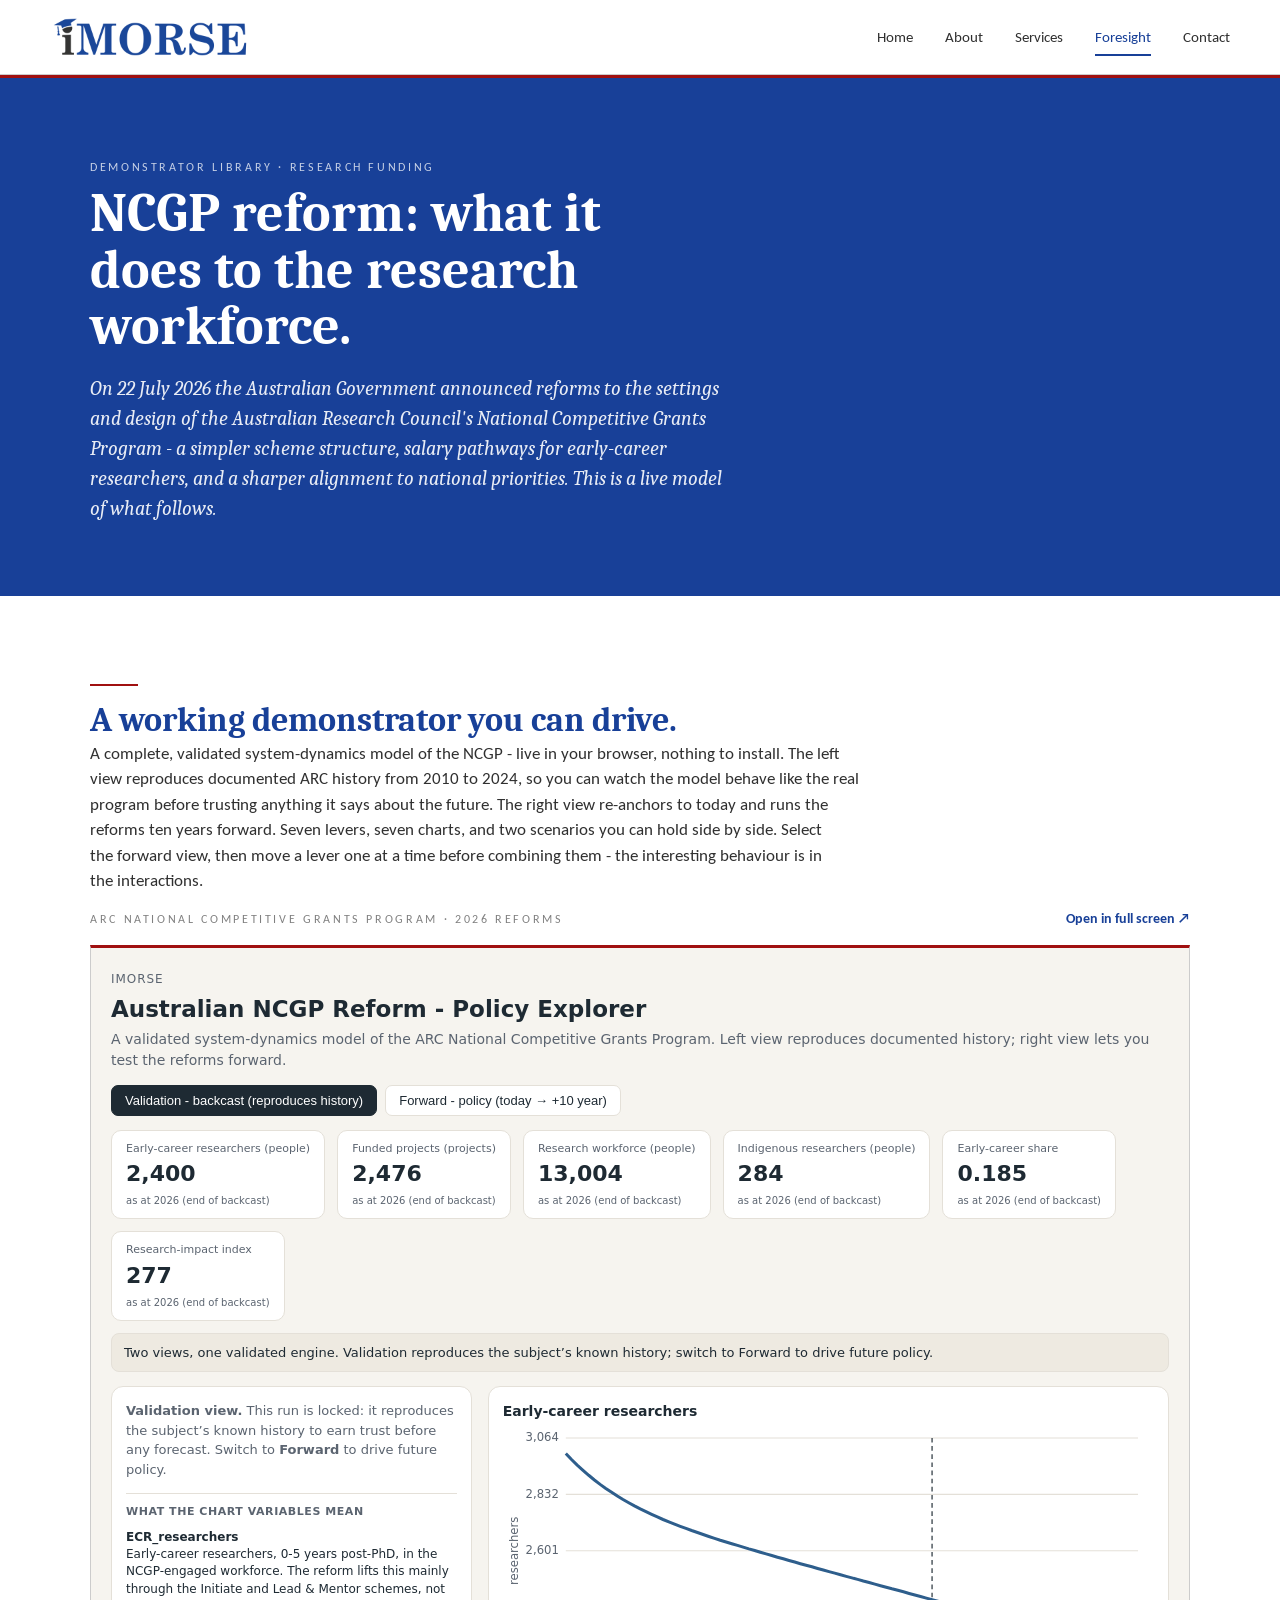
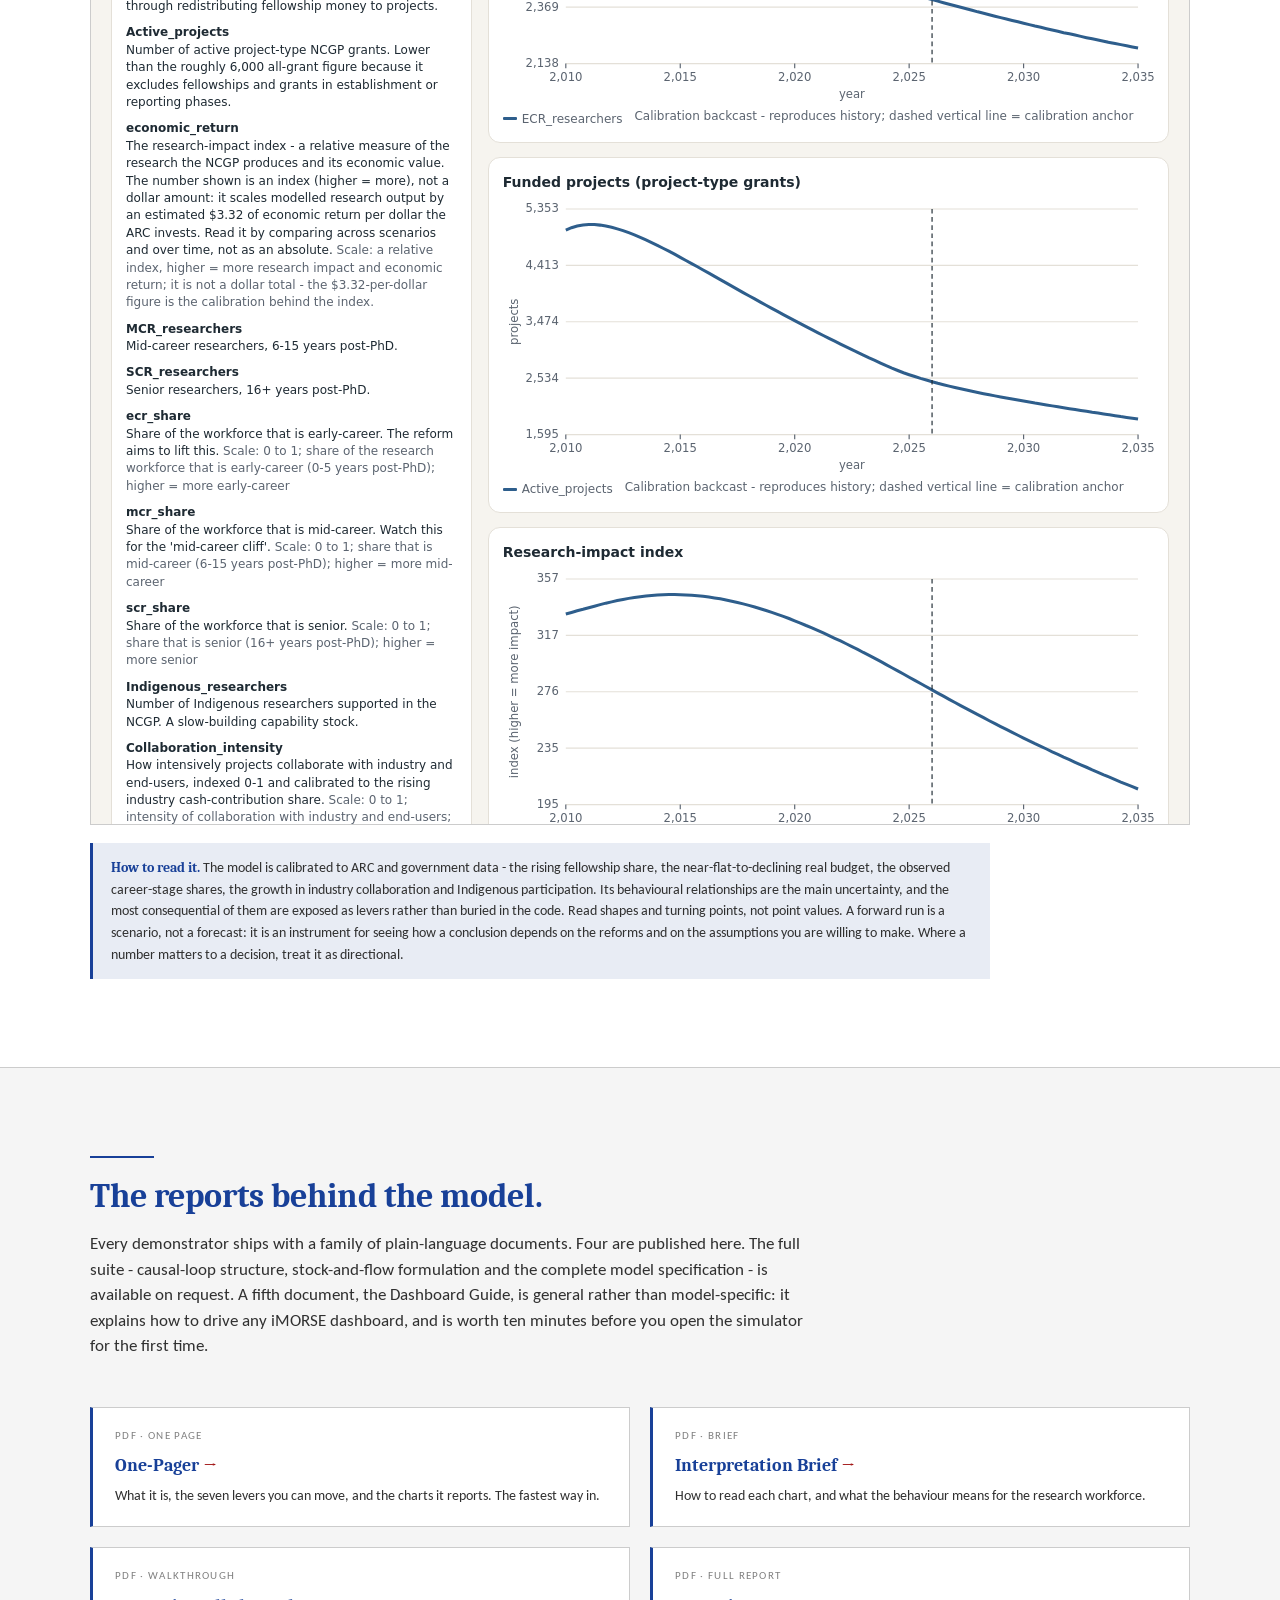
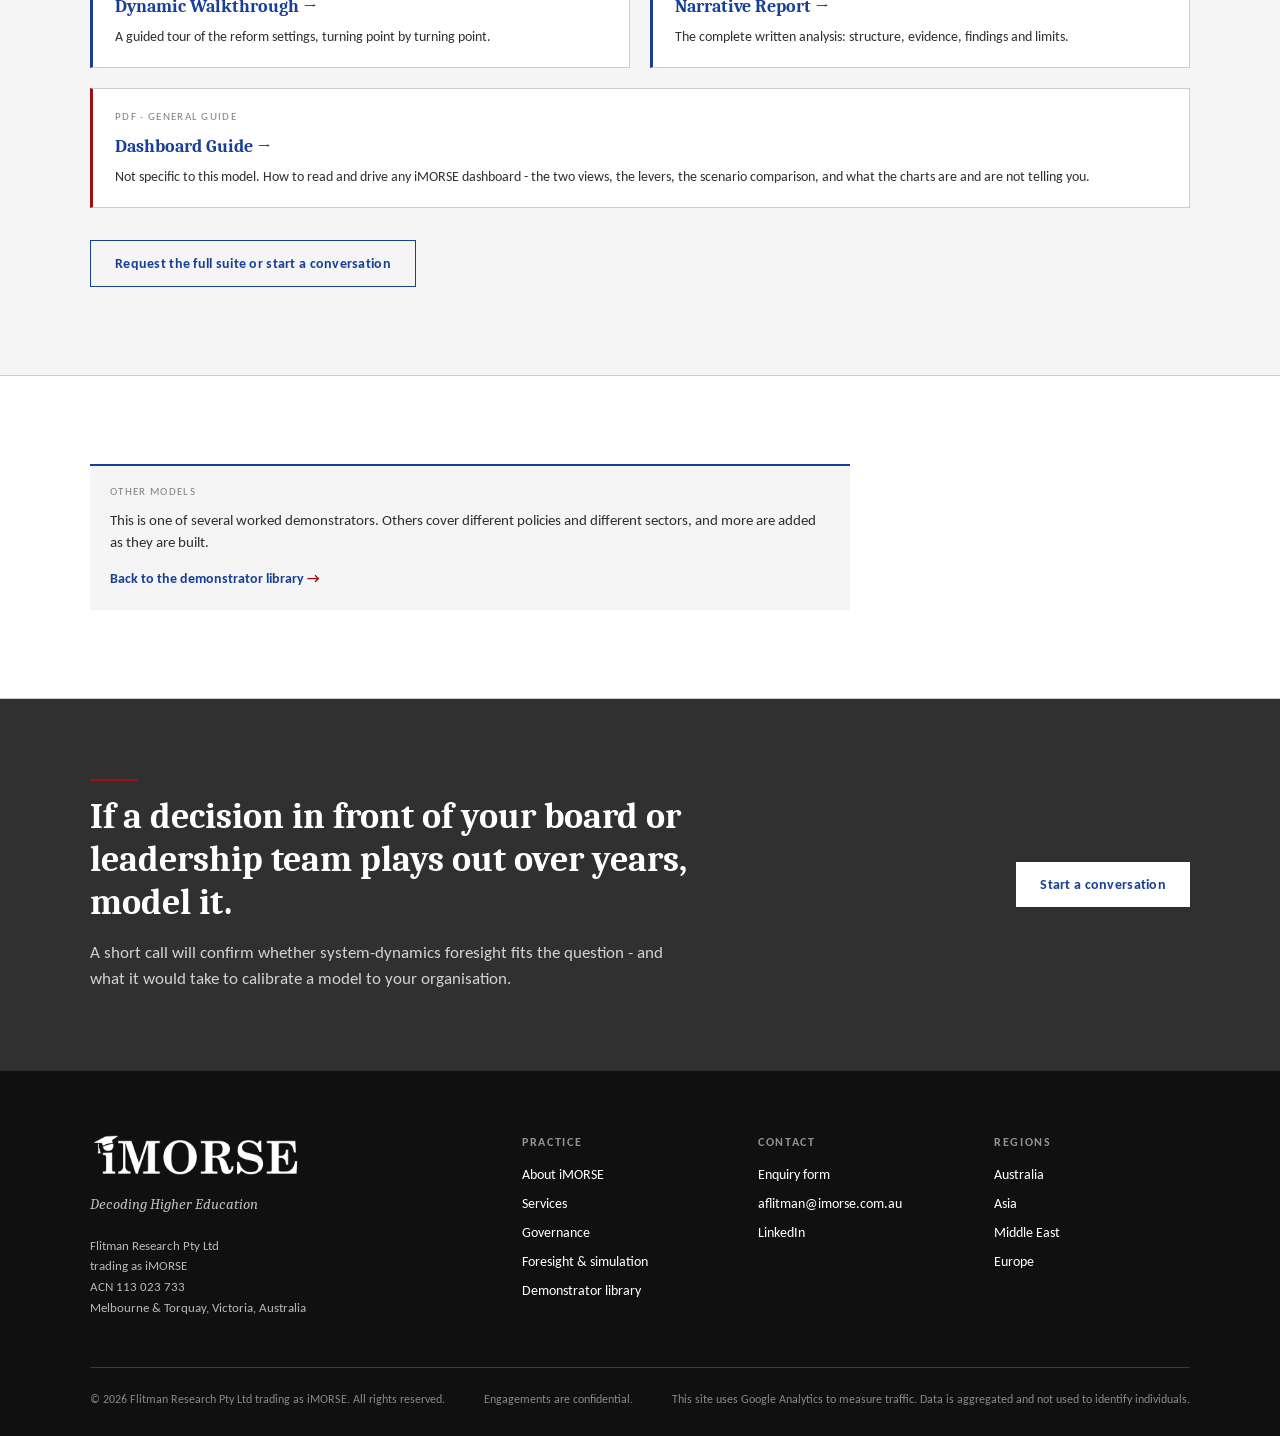
<file: demonstrator-ncgp.html>
<!DOCTYPE html>
<html lang="en-AU">
<head>
<meta charset="UTF-8">
<meta name="viewport" content="width=device-width, initial-scale=1">
<!-- Google Analytics (GA4) -->
<script async src="https://www.googletagmanager.com/gtag/js?id=G-E35R7H407R"></script>
<script>
  window.dataLayer = window.dataLayer || [];
  function gtag(){dataLayer.push(arguments);}
  gtag('js', new Date());
  gtag('config', 'G-E35R7H407R');
</script>
<title>NCGP reform demonstrator - iMORSE</title>
<meta name="description" content="A live, validated system-dynamics model of the Australian Research Council's National Competitive Grants Program. Reproduces ARC history from 2010, then runs the 2026 reforms ten years forward - fewer schemes, early-career salary pathways, and their effect on the research workforce. Built by Professor Andrew Flitman.">
<!-- Open Graph / social preview -->
<meta property="og:type" content="website">
<meta property="og:url" content="https://imorse.com.au/demonstrator-ncgp">
<meta property="og:site_name" content="iMORSE">
<meta property="og:title" content="NCGP reform demonstrator - iMORSE">
<meta property="og:description" content="Model the reform before you argue about it. A live simulator of the ARC's National Competitive Grants Program - move the levers and watch the research workforce respond over a decade.">
<meta property="og:image" content="https://imorse.com.au/assets/og-foresight.png">
<meta property="og:image:width" content="1200">
<meta property="og:image:height" content="630">
<meta property="og:image:alt" content="iMORSE Foresight - a modelled trajectory bending away from a naive linear projection.">
<meta name="twitter:card" content="summary_large_image">
<meta name="twitter:title" content="NCGP reform demonstrator - iMORSE">
<meta name="twitter:description" content="Model the reform before you argue about it. A live simulator of the ARC's National Competitive Grants Program - move the levers and watch the research workforce respond over a decade.">
<meta name="twitter:image" content="https://imorse.com.au/assets/og-foresight.png">
<link rel="icon" href="assets/favicon.png">
<link href="https://fonts.googleapis.com/css2?family=Caladea:ital,wght@0,400;0,700;1,400;1,700&family=Carlito:ital,wght@0,400;0,700;1,400;1,700&display=swap" rel="stylesheet">
<link rel="stylesheet" href="styles.css">
</head>
<body>

<header class="site" data-screen-label="NCGP - Header">
  <div class="wrap bar">
    <a href="index.html" class="brand" aria-label="iMORSE home"><img src="assets/logo-primary.png" alt="iMORSE"></a>
    <button class="mob-toggle" aria-label="Toggle navigation" aria-expanded="false" onclick="var n=document.getElementById('primary-nav');n.classList.toggle('open');this.setAttribute('aria-expanded',n.classList.contains('open'))">
      <svg viewBox="0 0 24 24" fill="none" stroke-width="1.5" stroke-linecap="square"><path d="M4 7h16M4 12h16M4 17h16"/></svg>
    </button>
    <nav id="primary-nav">
      <a href="index.html">Home</a>
      <a href="about.html">About</a>
      <a href="services.html">Services</a>
      <a href="foresight.html" class="active">Foresight</a>
      <a href="contact.html">Contact</a>
    </nav>
  </div>
</header>

<section class="page-hero" data-screen-label="NCGP - Page hero">
  <div class="wrap">
    <div class="kicker"><a href="demonstrator-library.html" style="color:inherit">Demonstrator library</a> · Research funding</div>
    <h1>NCGP reform: what it does to the research workforce.</h1>
    <p class="lede">On 22 July 2026 the Australian Government announced reforms to the settings and design of the Australian Research Council's National Competitive Grants Program - a simpler scheme structure, salary pathways for early-career researchers, and a sharper alignment to national priorities. This is a live model of what follows.</p>
  </div>
</section>

<section id="demonstrator" class="section" data-screen-label="NCGP - Live demonstrator">
  <div class="wrap">
    <span class="rule-red"></span>
    <h2>A working demonstrator you can drive.</h2>
    <p class="demo-intro">A complete, validated system-dynamics model of the NCGP - live in your browser, nothing to install. The left view reproduces documented ARC history from 2010 to 2024, so you can watch the model behave like the real program before trusting anything it says about the future. The right view re-anchors to today and runs the reforms ten years forward. Seven levers, seven charts, and two scenarios you can hold side by side. Select the forward view, then move a lever one at a time before combining them - the interesting behaviour is in the interactions.</p>

    <div class="demo-meta">
      <div class="kicker" style="margin:0">ARC National Competitive Grants Program · 2026 reforms</div>
      <div class="demo-actions">
        <a href="demonstrators/NCGP-demonstrator.html" target="_blank" rel="noopener">Open in full screen &#8599;</a>
      </div>
    </div>

    <iframe class="demo-frame" src="demonstrators/NCGP-demonstrator.html" title="iMORSE system-dynamics demonstrator - Australian NCGP reform policy explorer" loading="lazy"></iframe>

    <div class="demo-note">
      <b>How to read it.</b> The model is calibrated to ARC and government data - the rising fellowship share, the near-flat-to-declining real budget, the observed career-stage shares, the growth in industry collaboration and Indigenous participation. Its behavioural relationships are the main uncertainty, and the most consequential of them are exposed as levers rather than buried in the code. Read shapes and turning points, not point values. A forward run is a scenario, not a forecast: it is an instrument for seeing how a conclusion depends on the reforms and on the assumptions you are willing to make. Where a number matters to a decision, treat it as directional.
    </div>
  </div>
</section>

<section class="section section-alt" data-screen-label="NCGP - Reports">
  <div class="wrap">
    <div class="section-head">
      <span class="rule-blue"></span>
      <h2>The reports behind the model.</h2>
      <p>Every demonstrator ships with a family of plain-language documents. Four are published here. The full suite - causal-loop structure, stock-and-flow formulation and the complete model specification - is available on request. A fifth document, the Dashboard Guide, is general rather than model-specific: it explains how to drive any iMORSE dashboard, and is worth ten minutes before you open the simulator for the first time.</p>
    </div>
    <div class="report-grid">
      <a class="report-card" href="demonstrators/reports/NCGP_Reform_Demonstrator_One-Pager.pdf" target="_blank" rel="noopener">
        <div class="rk">PDF · One page</div>
        <div class="rt">One-Pager</div>
        <p class="rd">What it is, the seven levers you can move, and the charts it reports. The fastest way in.</p>
      </a>
      <a class="report-card" href="demonstrators/reports/NCGP_Reform_Demonstrator_Interpretation-Brief.pdf" target="_blank" rel="noopener">
        <div class="rk">PDF · Brief</div>
        <div class="rt">Interpretation Brief</div>
        <p class="rd">How to read each chart, and what the behaviour means for the research workforce.</p>
      </a>
      <a class="report-card" href="demonstrators/reports/NCGP_Reform_Demonstrator_Dynamic_Walkthrough.pdf" target="_blank" rel="noopener">
        <div class="rk">PDF · Walkthrough</div>
        <div class="rt">Dynamic Walkthrough</div>
        <p class="rd">A guided tour of the reform settings, turning point by turning point.</p>
      </a>
      <a class="report-card" href="demonstrators/reports/NCGP_Reform_Demonstrator_Narrative-Report.pdf" target="_blank" rel="noopener">
        <div class="rk">PDF · Full report</div>
        <div class="rt">Narrative Report</div>
        <p class="rd">The complete written analysis: structure, evidence, findings and limits.</p>
      </a>
      <a class="report-card wide" href="demonstrators/reports/SD_Dashboard_Guide.pdf" target="_blank" rel="noopener">
        <div class="rk">PDF · General guide</div>
        <div class="rt">Dashboard Guide</div>
        <p class="rd">Not specific to this model. How to read and drive any iMORSE dashboard - the two views, the levers, the scenario comparison, and what the charts are and are not telling you.</p>
      </a>
    </div>
    <div style="margin-top:32px">
      <a class="btn btn-ghost" href="contact.html">Request the full suite or start a conversation</a>
    </div>
  </div>
</section>

<section class="section" data-screen-label="NCGP - Back to library">
  <div class="wrap">
    <div class="branch" style="margin-top:0;max-width:760px">
      <div class="bk">Other models</div>
      <p>This is one of several worked demonstrators. Others cover different policies and different sectors, and more are added as they are built.</p>
      <a href="demonstrator-library.html">Back to the demonstrator library</a>
    </div>
  </div>
</section>

<section class="cta-band" data-screen-label="NCGP - Closing CTA">
  <div class="wrap">
    <div class="grid">
      <div>
        <span class="rule-red"></span>
        <h2>If a decision in front of your board or leadership team plays out over years, model it.</h2>
        <p>A short call will confirm whether system-dynamics foresight fits the question - and what it would take to calibrate a model to your organisation.</p>
      </div>
      <div class="cta-right">
        <a class="btn btn-primary-on-blue" href="contact.html">Start a conversation</a>
      </div>
    </div>
  </div>
</section>

<footer class="site" data-screen-label="NCGP - Footer">
  <div class="wrap">
    <div class="grid">
      <div>
        <img class="logo" src="assets/logo-primary.png" alt="iMORSE">
        <div class="tag">Decoding Higher Education</div>
        <address>
          Flitman Research Pty Ltd<br>
          trading as iMORSE<br>
          ACN 113 023 733<br>
          Melbourne &amp; Torquay, Victoria, Australia
        </address>
      </div>
      <div>
        <h4>Practice</h4>
        <a href="about.html">About iMORSE</a>
        <a href="services.html">Services</a>
        <a href="services.html#governance">Governance</a>
        <a href="foresight.html">Foresight &amp; simulation</a>
        <a href="demonstrator-library.html">Demonstrator library</a>
      </div>
      <div>
        <h4>Contact</h4>
        <a href="contact.html">Enquiry form</a>
        <a href="mailto:aflitman@imorse.com.au">aflitman@imorse.com.au</a>
        <a href="https://www.linkedin.com/in/higher-education-strategy-regulation-teqsa-consultant/" rel="noopener">LinkedIn</a>
      </div>
      <div>
        <h4>Regions</h4>
        <a href="about.html#reach">Australia</a>
        <a href="about.html#reach">Asia</a>
        <a href="about.html#reach">Middle East</a>
        <a href="about.html#reach">Europe</a>
      </div>
    </div>
    <div class="legal">
      <span>© 2026 Flitman Research Pty Ltd trading as iMORSE. All rights reserved.</span>
      <span>Engagements are confidential.</span>
      <span>This site uses Google Analytics to measure traffic. Data is aggregated and not used to identify individuals.</span>
    </div>
  </div>
</footer>

</body>
</html>
</file>
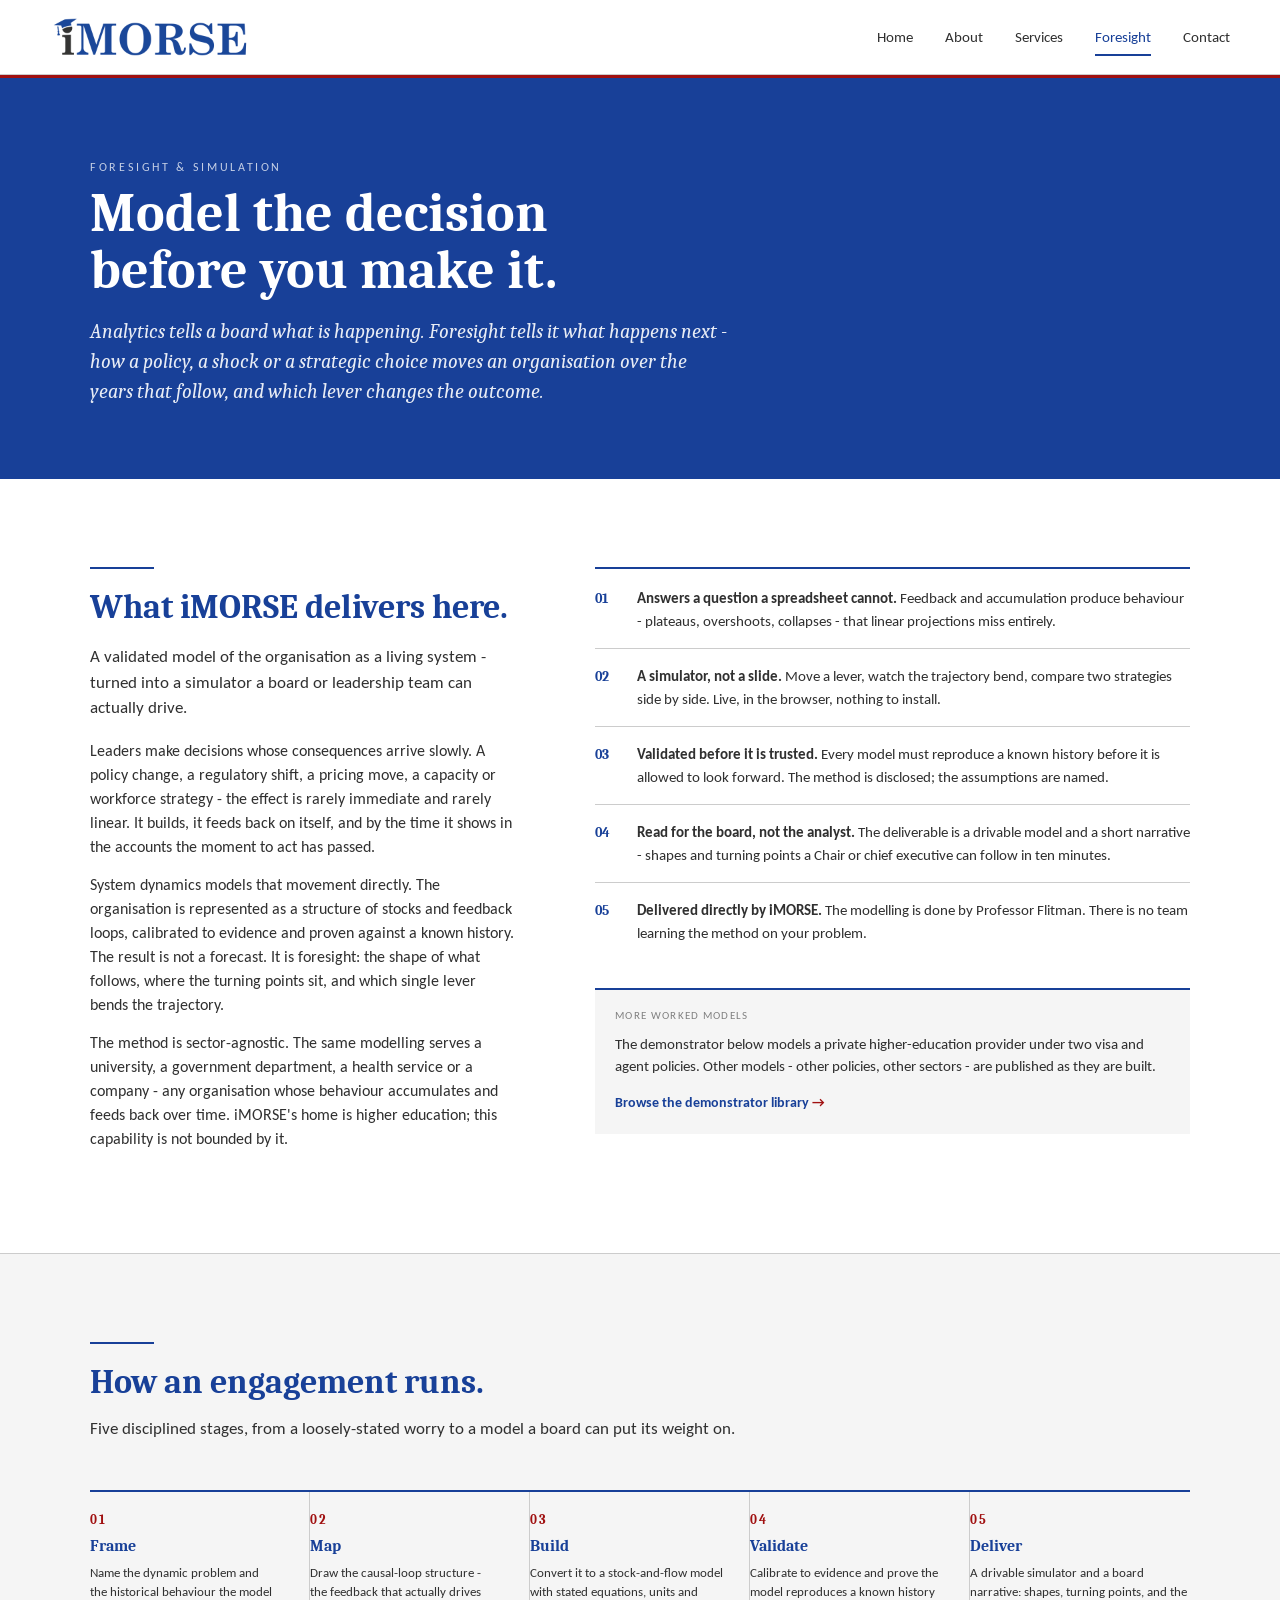
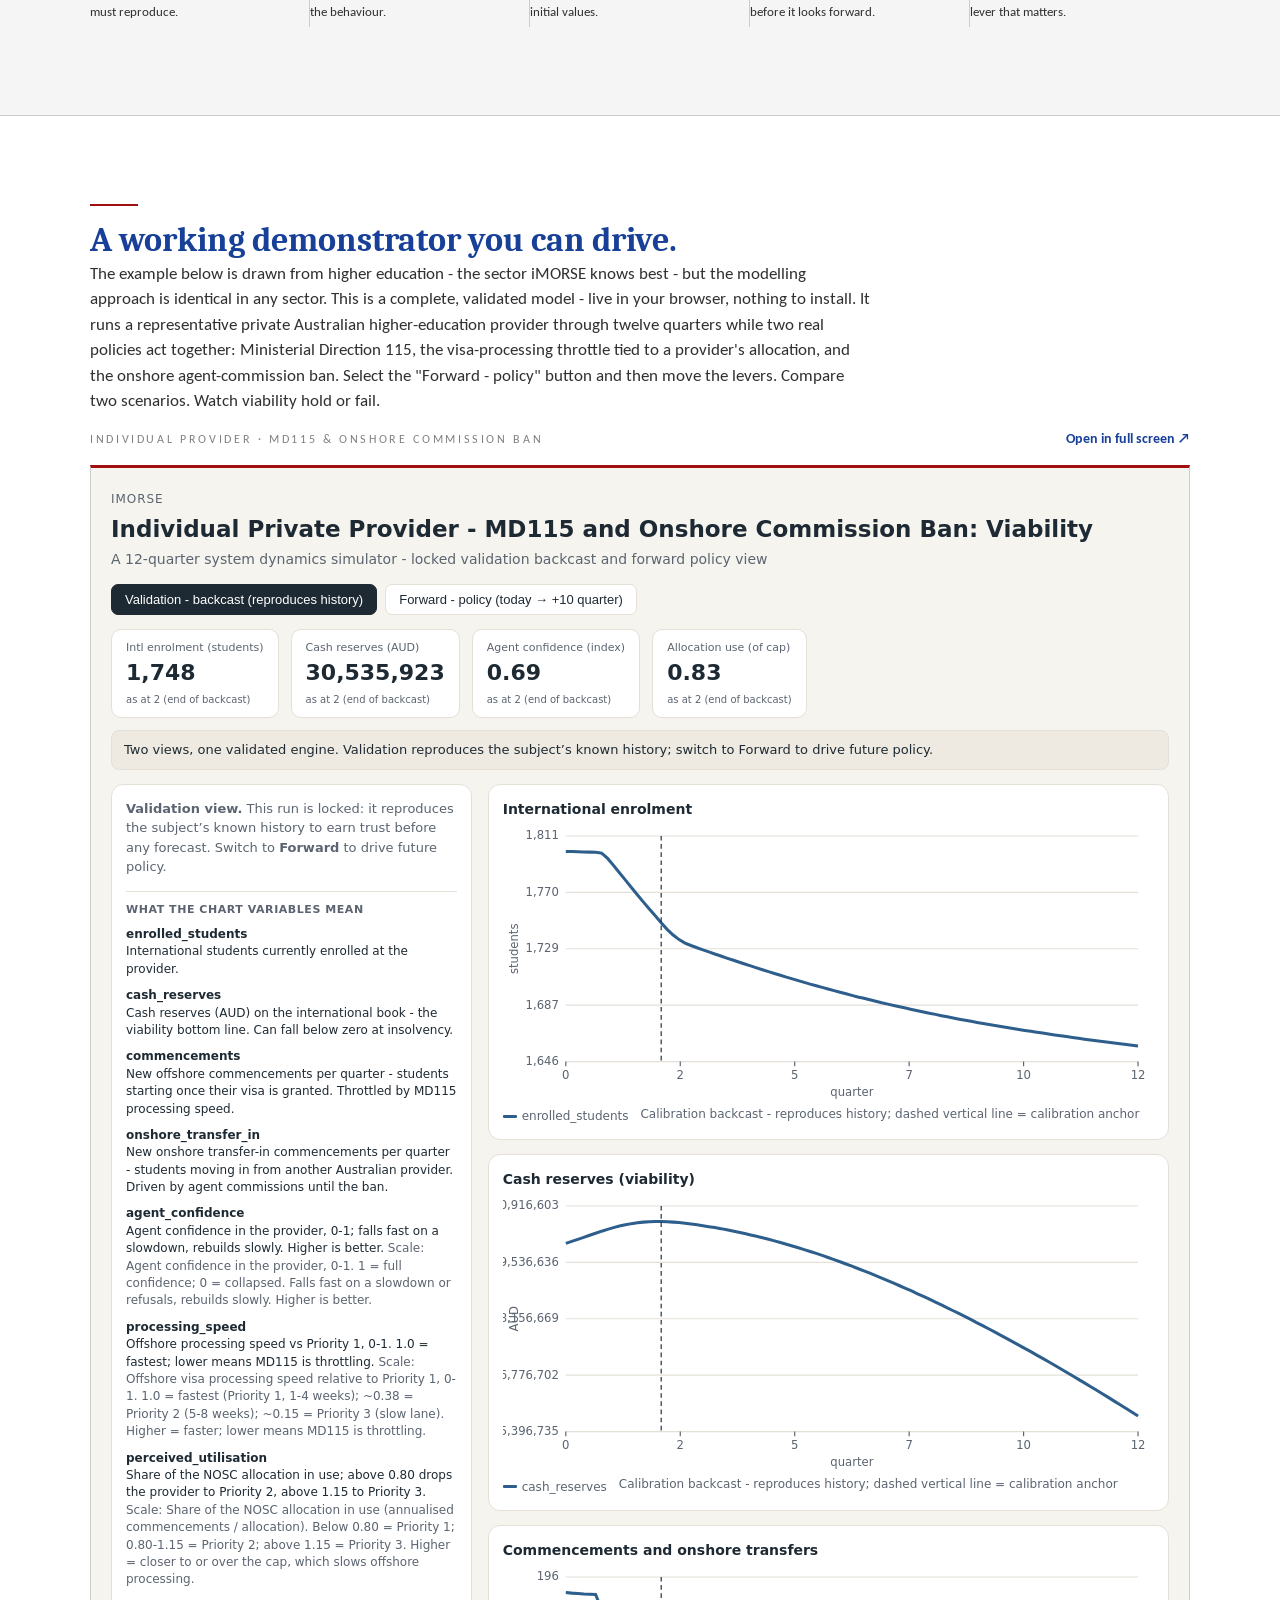
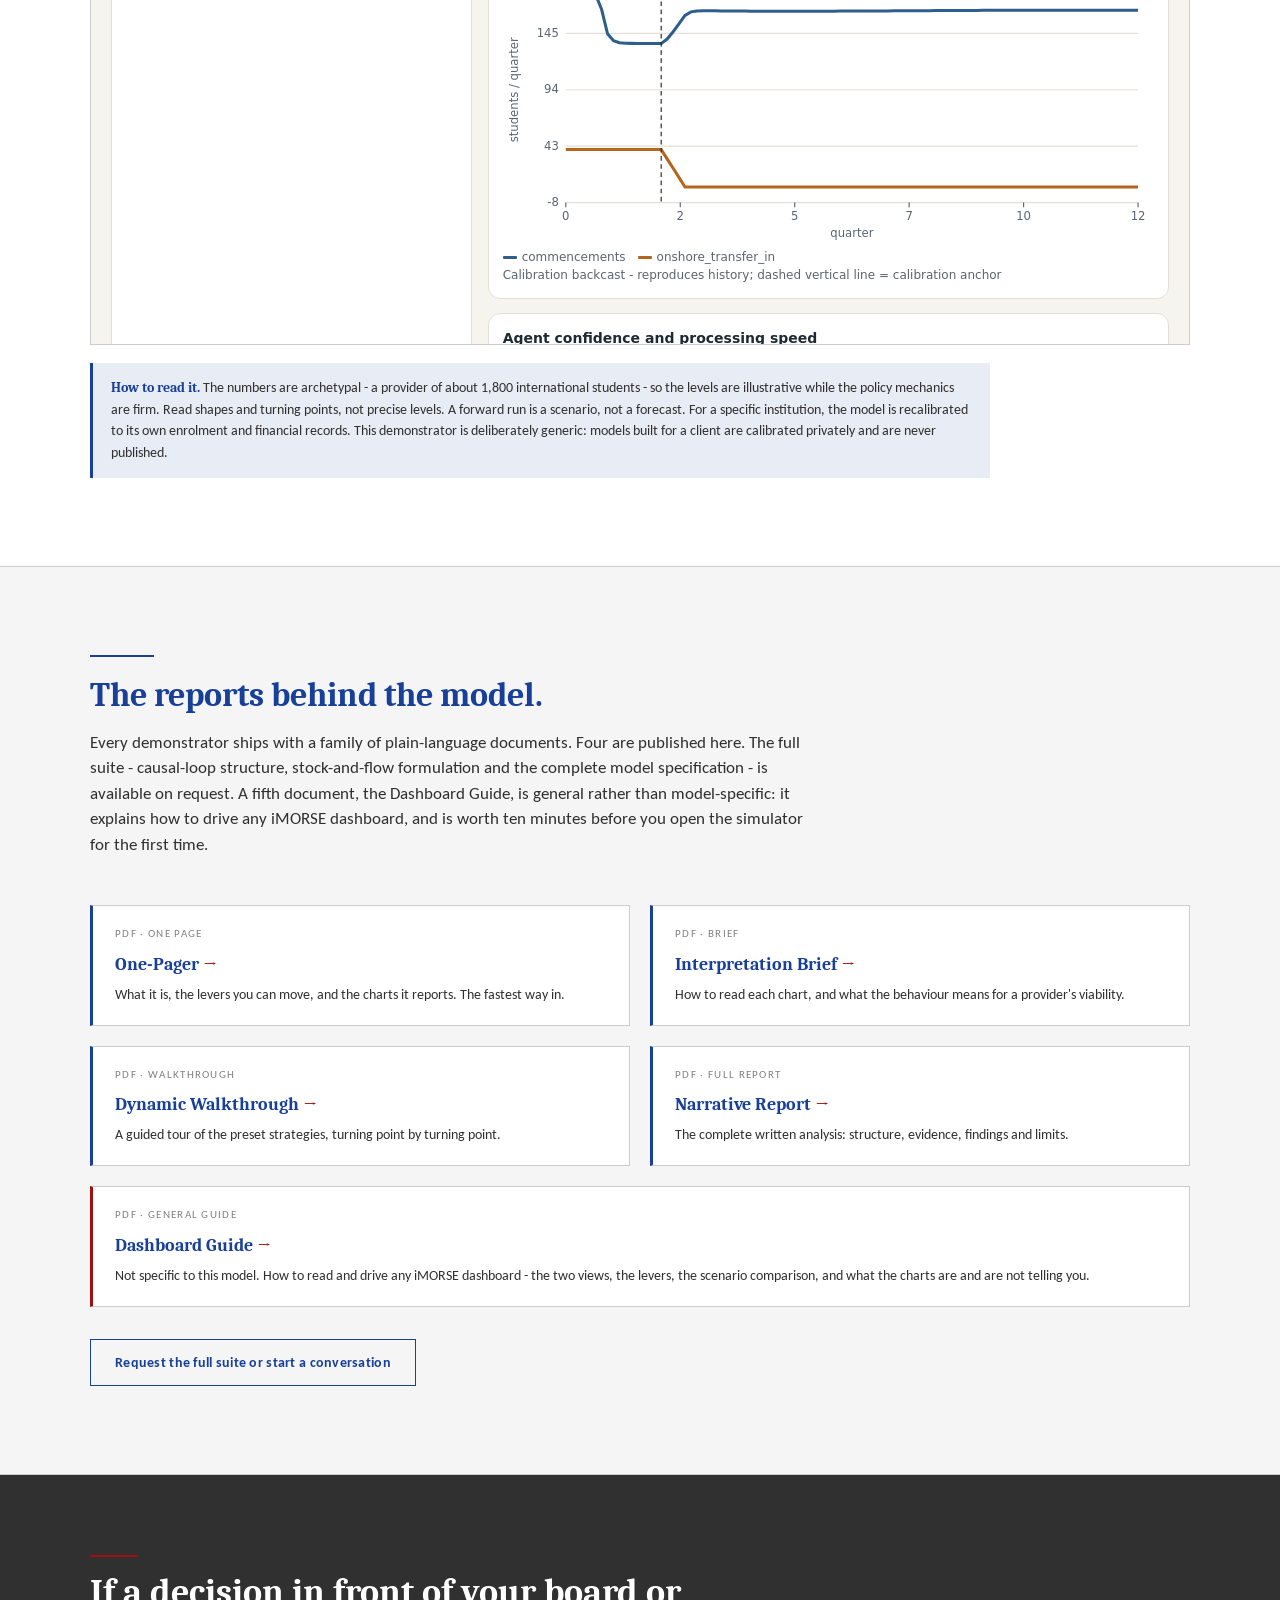
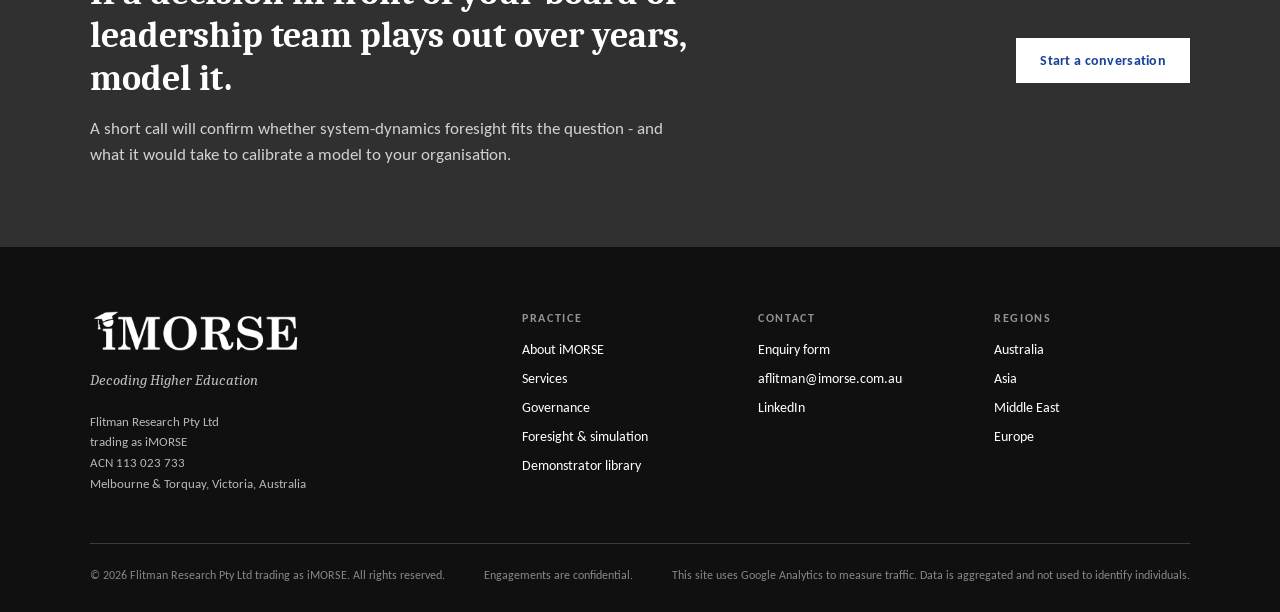
<file: foresight.html>
<!DOCTYPE html>
<html lang="en-AU">
<head>
<meta charset="UTF-8">
<meta name="viewport" content="width=device-width, initial-scale=1">
<!-- Google Analytics (GA4) -->
<script async src="https://www.googletagmanager.com/gtag/js?id=G-E35R7H407R"></script>
<script>
  window.dataLayer = window.dataLayer || [];
  function gtag(){dataLayer.push(arguments);}
  gtag('js', new Date());
  gtag('config', 'G-E35R7H407R');
</script>
<title>Foresight &amp; simulation - iMORSE</title>
<meta name="description" content="System-dynamics foresight for any organisation: a validated, interactive model that shows how a policy, shock or strategic choice plays out over time. iMORSE's focus is higher education, but the capability applies across every sector. Includes a live demonstrator and reports, delivered by Professor Andrew Flitman.">
<!-- Open Graph / social preview -->
<meta property="og:type" content="website">
<meta property="og:url" content="https://imorse.com.au/foresight">
<meta property="og:site_name" content="iMORSE">
<meta property="og:title" content="Foresight &amp; simulation - iMORSE">
<meta property="og:description" content="Model the decision before you make it. A live demonstrator a board can drive - see how a policy or strategic choice plays out over the years that follow.">
<meta property="og:image" content="https://imorse.com.au/assets/og-foresight.png">
<meta property="og:image:width" content="1200">
<meta property="og:image:height" content="630">
<meta property="og:image:alt" content="iMORSE Foresight - a modelled trajectory bending away from a naive linear projection.">
<meta name="twitter:card" content="summary_large_image">
<meta name="twitter:title" content="Foresight &amp; simulation - iMORSE">
<meta name="twitter:description" content="Model the decision before you make it. A live demonstrator a board can drive - see how a choice plays out over the years that follow.">
<meta name="twitter:image" content="https://imorse.com.au/assets/og-foresight.png">
<link rel="icon" href="assets/favicon.png">
<link href="https://fonts.googleapis.com/css2?family=Caladea:ital,wght@0,400;0,700;1,400;1,700&family=Carlito:ital,wght@0,400;0,700;1,400;1,700&display=swap" rel="stylesheet">
<link rel="stylesheet" href="styles.css">
</head>
<body>

<header class="site" data-screen-label="Foresight - Header">
  <div class="wrap bar">
    <a href="index.html" class="brand" aria-label="iMORSE home"><img src="assets/logo-primary.png" alt="iMORSE"></a>
    <button class="mob-toggle" aria-label="Toggle navigation" aria-expanded="false" onclick="var n=document.getElementById('primary-nav');n.classList.toggle('open');this.setAttribute('aria-expanded',n.classList.contains('open'))">
      <svg viewBox="0 0 24 24" fill="none" stroke-width="1.5" stroke-linecap="square"><path d="M4 7h16M4 12h16M4 17h16"/></svg>
    </button>
    <nav id="primary-nav">
      <a href="index.html">Home</a>
      <a href="about.html">About</a>
      <a href="services.html">Services</a>
      <a href="foresight.html" class="active">Foresight</a>
      <a href="contact.html">Contact</a>
    </nav>
  </div>
</header>

<section class="page-hero" data-screen-label="Foresight - Page hero">
  <div class="wrap">
    <div class="kicker">Foresight &amp; simulation</div>
    <h1>Model the decision before you make it.</h1>
    <p class="lede">Analytics tells a board what is happening. Foresight tells it what happens next - how a policy, a shock or a strategic choice moves an organisation over the years that follow, and which lever changes the outcome.</p>
  </div>
</section>

<section class="section" data-screen-label="Foresight - What it delivers">
  <div class="wrap">
    <div class="split">
      <div>
        <span class="rule-blue"></span>
        <h2>What iMORSE delivers here.</h2>
        <p class="lead">A validated model of the organisation as a living system - turned into a simulator a board or leadership team can actually drive.</p>
        <p>Leaders make decisions whose consequences arrive slowly. A policy change, a regulatory shift, a pricing move, a capacity or workforce strategy - the effect is rarely immediate and rarely linear. It builds, it feeds back on itself, and by the time it shows in the accounts the moment to act has passed.</p>
        <p>System dynamics models that movement directly. The organisation is represented as a structure of stocks and feedback loops, calibrated to evidence and proven against a known history. The result is not a forecast. It is foresight: the shape of what follows, where the turning points sit, and which single lever bends the trajectory.</p>
        <p>The method is sector-agnostic. The same modelling serves a university, a government department, a health service or a company - any organisation whose behaviour accumulates and feeds back over time. iMORSE's home is higher education; this capability is not bounded by it.</p>
      </div>
      <div>
        <ul class="bullets">
          <li><b>01</b><span><strong>Answers a question a spreadsheet cannot.</strong> Feedback and accumulation produce behaviour - plateaus, overshoots, collapses - that linear projections miss entirely.</span></li>
          <li><b>02</b><span><strong>A simulator, not a slide.</strong> Move a lever, watch the trajectory bend, compare two strategies side by side. Live, in the browser, nothing to install.</span></li>
          <li><b>03</b><span><strong>Validated before it is trusted.</strong> Every model must reproduce a known history before it is allowed to look forward. The method is disclosed; the assumptions are named.</span></li>
          <li><b>04</b><span><strong>Read for the board, not the analyst.</strong> The deliverable is a drivable model and a short narrative - shapes and turning points a Chair or chief executive can follow in ten minutes.</span></li>
          <li><b>05</b><span><strong>Delivered directly by iMORSE.</strong> The modelling is done by Professor Flitman. There is no team learning the method on your problem.</span></li>
        </ul>
        <div class="branch">
          <div class="bk">More worked models</div>
          <p>The demonstrator below models a private higher-education provider under two visa and agent policies. Other models - other policies, other sectors - are published as they are built.</p>
          <a href="demonstrator-library.html">Browse the demonstrator library</a>
        </div>
      </div>
    </div>
  </div>
</section>

<section class="section section-alt" data-screen-label="Foresight - How it works">
  <div class="wrap">
    <div class="section-head">
      <span class="rule-blue"></span>
      <h2>How an engagement runs.</h2>
      <p>Five disciplined stages, from a loosely-stated worry to a model a board can put its weight on.</p>
    </div>
    <div class="steps">
      <div class="step">
        <div class="sn">01</div>
        <div class="sh">Frame</div>
        <p>Name the dynamic problem and the historical behaviour the model must reproduce.</p>
      </div>
      <div class="step">
        <div class="sn">02</div>
        <div class="sh">Map</div>
        <p>Draw the causal-loop structure - the feedback that actually drives the behaviour.</p>
      </div>
      <div class="step">
        <div class="sn">03</div>
        <div class="sh">Build</div>
        <p>Convert it to a stock-and-flow model with stated equations, units and initial values.</p>
      </div>
      <div class="step">
        <div class="sn">04</div>
        <div class="sh">Validate</div>
        <p>Calibrate to evidence and prove the model reproduces a known history before it looks forward.</p>
      </div>
      <div class="step">
        <div class="sn">05</div>
        <div class="sh">Deliver</div>
        <p>A drivable simulator and a board narrative: shapes, turning points, and the lever that matters.</p>
      </div>
    </div>
  </div>
</section>

<section id="demonstrator" class="section" data-screen-label="Foresight - Live demonstrator">
  <div class="wrap">
    <span class="rule-red"></span>
    <h2>A working demonstrator you can drive.</h2>
    <p class="demo-intro">The example below is drawn from higher education - the sector iMORSE knows best - but the modelling approach is identical in any sector. This is a complete, validated model - live in your browser, nothing to install. It runs a representative private Australian higher-education provider through twelve quarters while two real policies act together: Ministerial Direction 115, the visa-processing throttle tied to a provider's allocation, and the onshore agent-commission ban. Select the "Forward - policy" button and then move the levers. Compare two scenarios. Watch viability hold or fail.</p>

    <div class="demo-meta">
      <div class="kicker" style="margin:0">Individual provider · MD115 &amp; onshore commission ban</div>
      <div class="demo-actions">
        <a href="demonstrators/foresight-demonstrator.html" target="_blank" rel="noopener">Open in full screen &#8599;</a>
      </div>
    </div>

    <iframe class="demo-frame" src="demonstrators/foresight-demonstrator.html" title="iMORSE system-dynamics demonstrator - individual provider, MD115 and onshore commission ban" loading="lazy"></iframe>

    <div class="demo-note">
      <b>How to read it.</b> The numbers are archetypal - a provider of about 1,800 international students - so the levels are illustrative while the policy mechanics are firm. Read shapes and turning points, not precise levels. A forward run is a scenario, not a forecast. For a specific institution, the model is recalibrated to its own enrolment and financial records. This demonstrator is deliberately generic: models built for a client are calibrated privately and are never published.
    </div>
  </div>
</section>

<section class="section section-alt" data-screen-label="Foresight - Reports">
  <div class="wrap">
    <div class="section-head">
      <span class="rule-blue"></span>
      <h2>The reports behind the model.</h2>
      <p>Every demonstrator ships with a family of plain-language documents. Four are published here. The full suite - causal-loop structure, stock-and-flow formulation and the complete model specification - is available on request. A fifth document, the Dashboard Guide, is general rather than model-specific: it explains how to drive any iMORSE dashboard, and is worth ten minutes before you open the simulator for the first time.</p>
    </div>
    <div class="report-grid">
      <a class="report-card" href="demonstrators/reports/Foresight_Demonstrator_One-Pager.pdf" target="_blank" rel="noopener">
        <div class="rk">PDF · One page</div>
        <div class="rt">One-Pager</div>
        <p class="rd">What it is, the levers you can move, and the charts it reports. The fastest way in.</p>
      </a>
      <a class="report-card" href="demonstrators/reports/Foresight_Demonstrator_Interpretation-Brief.pdf" target="_blank" rel="noopener">
        <div class="rk">PDF · Brief</div>
        <div class="rt">Interpretation Brief</div>
        <p class="rd">How to read each chart, and what the behaviour means for a provider's viability.</p>
      </a>
      <a class="report-card" href="demonstrators/reports/Foresight_Demonstrator_Dynamic-Walkthrough.pdf" target="_blank" rel="noopener">
        <div class="rk">PDF · Walkthrough</div>
        <div class="rt">Dynamic Walkthrough</div>
        <p class="rd">A guided tour of the preset strategies, turning point by turning point.</p>
      </a>
      <a class="report-card" href="demonstrators/reports/Foresight_Demonstrator_Narrative-Report.pdf" target="_blank" rel="noopener">
        <div class="rk">PDF · Full report</div>
        <div class="rt">Narrative Report</div>
        <p class="rd">The complete written analysis: structure, evidence, findings and limits.</p>
      </a>
      <a class="report-card wide" href="demonstrators/reports/SD_Dashboard_Guide.pdf" target="_blank" rel="noopener">
        <div class="rk">PDF · General guide</div>
        <div class="rt">Dashboard Guide</div>
        <p class="rd">Not specific to this model. How to read and drive any iMORSE dashboard - the two views, the levers, the scenario comparison, and what the charts are and are not telling you.</p>
      </a>
    </div>
    <div style="margin-top:32px">
      <a class="btn btn-ghost" href="contact.html">Request the full suite or start a conversation</a>
    </div>
  </div>
</section>

<section class="cta-band" data-screen-label="Foresight - Closing CTA">
  <div class="wrap">
    <div class="grid">
      <div>
        <span class="rule-red"></span>
        <h2>If a decision in front of your board or leadership team plays out over years, model it.</h2>
        <p>A short call will confirm whether system-dynamics foresight fits the question - and what it would take to calibrate a model to your organisation.</p>
      </div>
      <div class="cta-right">
        <a class="btn btn-primary-on-blue" href="contact.html">Start a conversation</a>
      </div>
    </div>
  </div>
</section>

<footer class="site" data-screen-label="Foresight - Footer">
  <div class="wrap">
    <div class="grid">
      <div>
        <img class="logo" src="assets/logo-primary.png" alt="iMORSE">
        <div class="tag">Decoding Higher Education</div>
        <address>
          Flitman Research Pty Ltd<br>
          trading as iMORSE<br>
          ACN 113 023 733<br>
          Melbourne &amp; Torquay, Victoria, Australia
        </address>
      </div>
      <div>
        <h4>Practice</h4>
        <a href="about.html">About iMORSE</a>
        <a href="services.html">Services</a>
        <a href="services.html#governance">Governance</a>
        <a href="foresight.html">Foresight &amp; simulation</a>
        <a href="demonstrator-library.html">Demonstrator library</a>
      </div>
      <div>
        <h4>Contact</h4>
        <a href="contact.html">Enquiry form</a>
        <a href="mailto:aflitman@imorse.com.au">aflitman@imorse.com.au</a>
        <a href="https://www.linkedin.com/in/higher-education-strategy-regulation-teqsa-consultant/" rel="noopener">LinkedIn</a>
      </div>
      <div>
        <h4>Regions</h4>
        <a href="about.html#reach">Australia</a>
        <a href="about.html#reach">Asia</a>
        <a href="about.html#reach">Middle East</a>
        <a href="about.html#reach">Europe</a>
      </div>
    </div>
    <div class="legal">
      <span>© 2026 Flitman Research Pty Ltd trading as iMORSE. All rights reserved.</span>
      <span>Engagements are confidential.</span>
      <span>This site uses Google Analytics to measure traffic. Data is aggregated and not used to identify individuals.</span>
    </div>
  </div>
</footer>

</body>
</html>
</file>
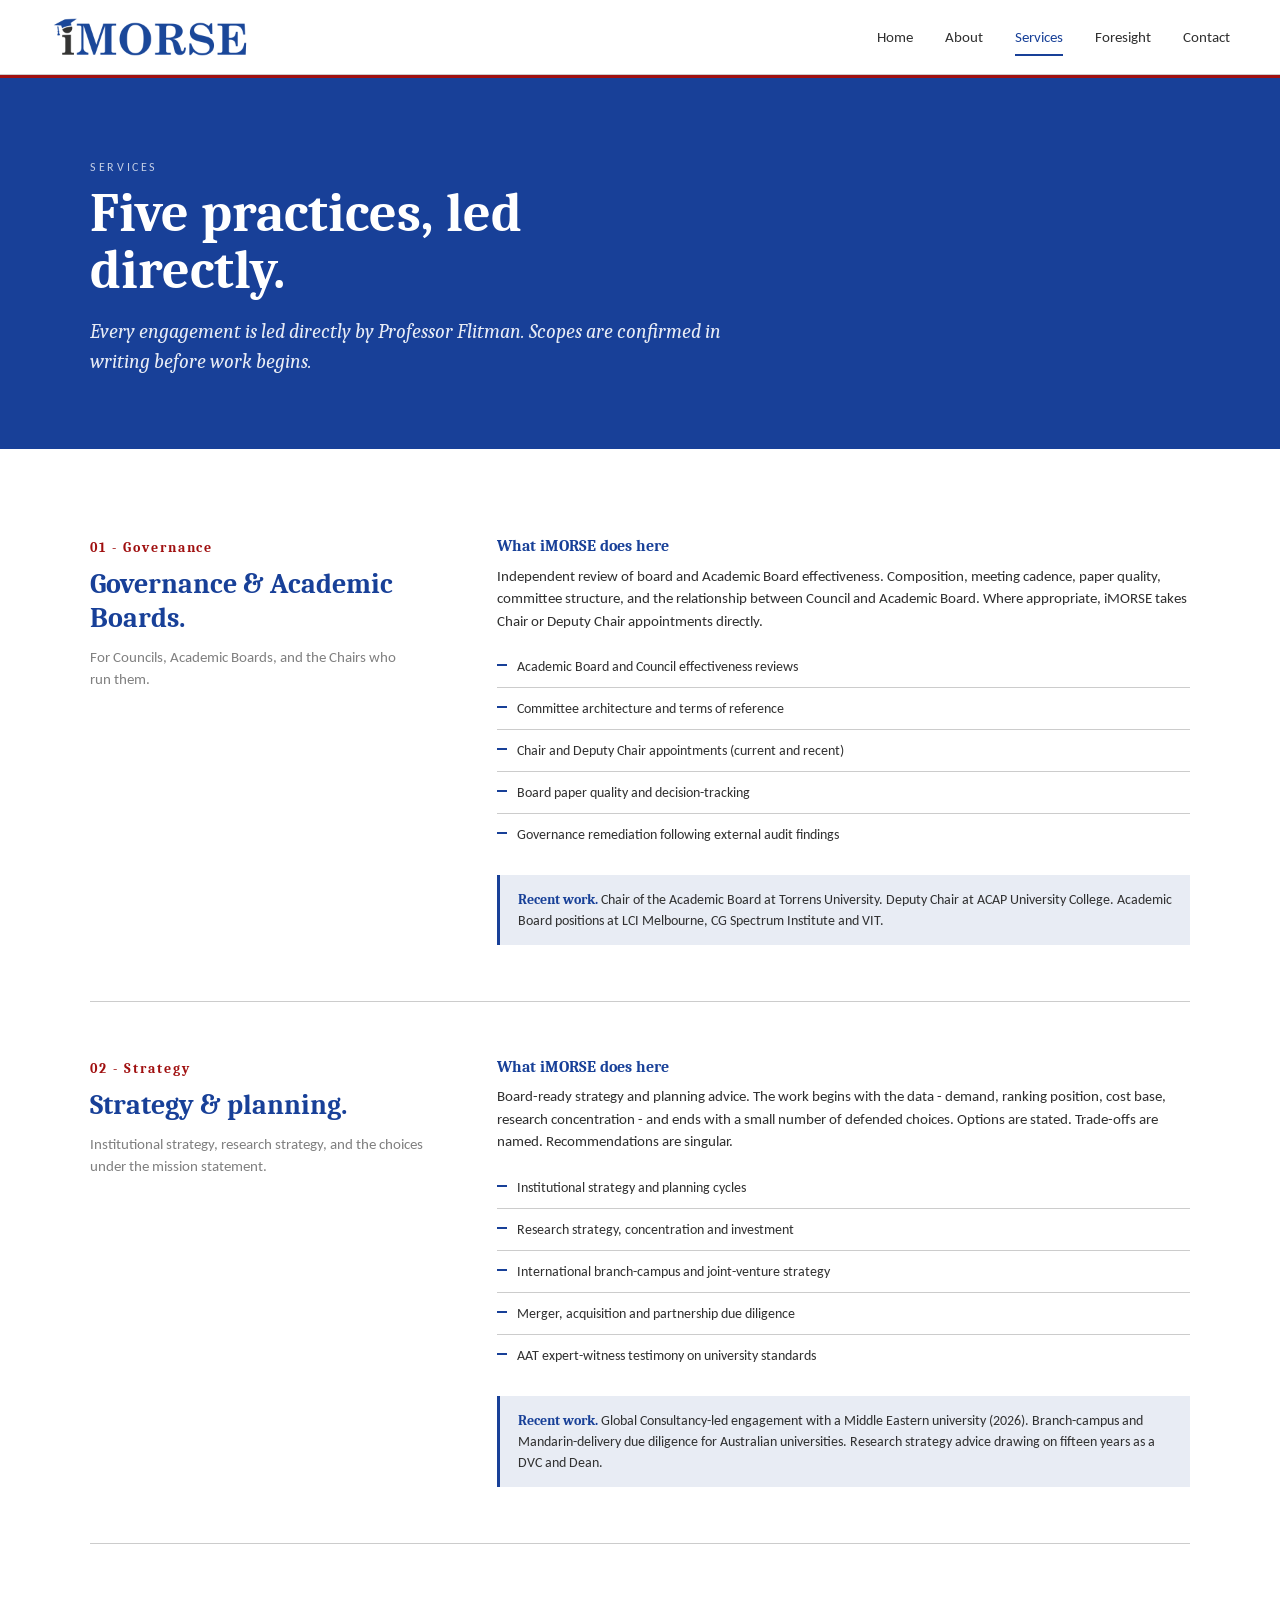
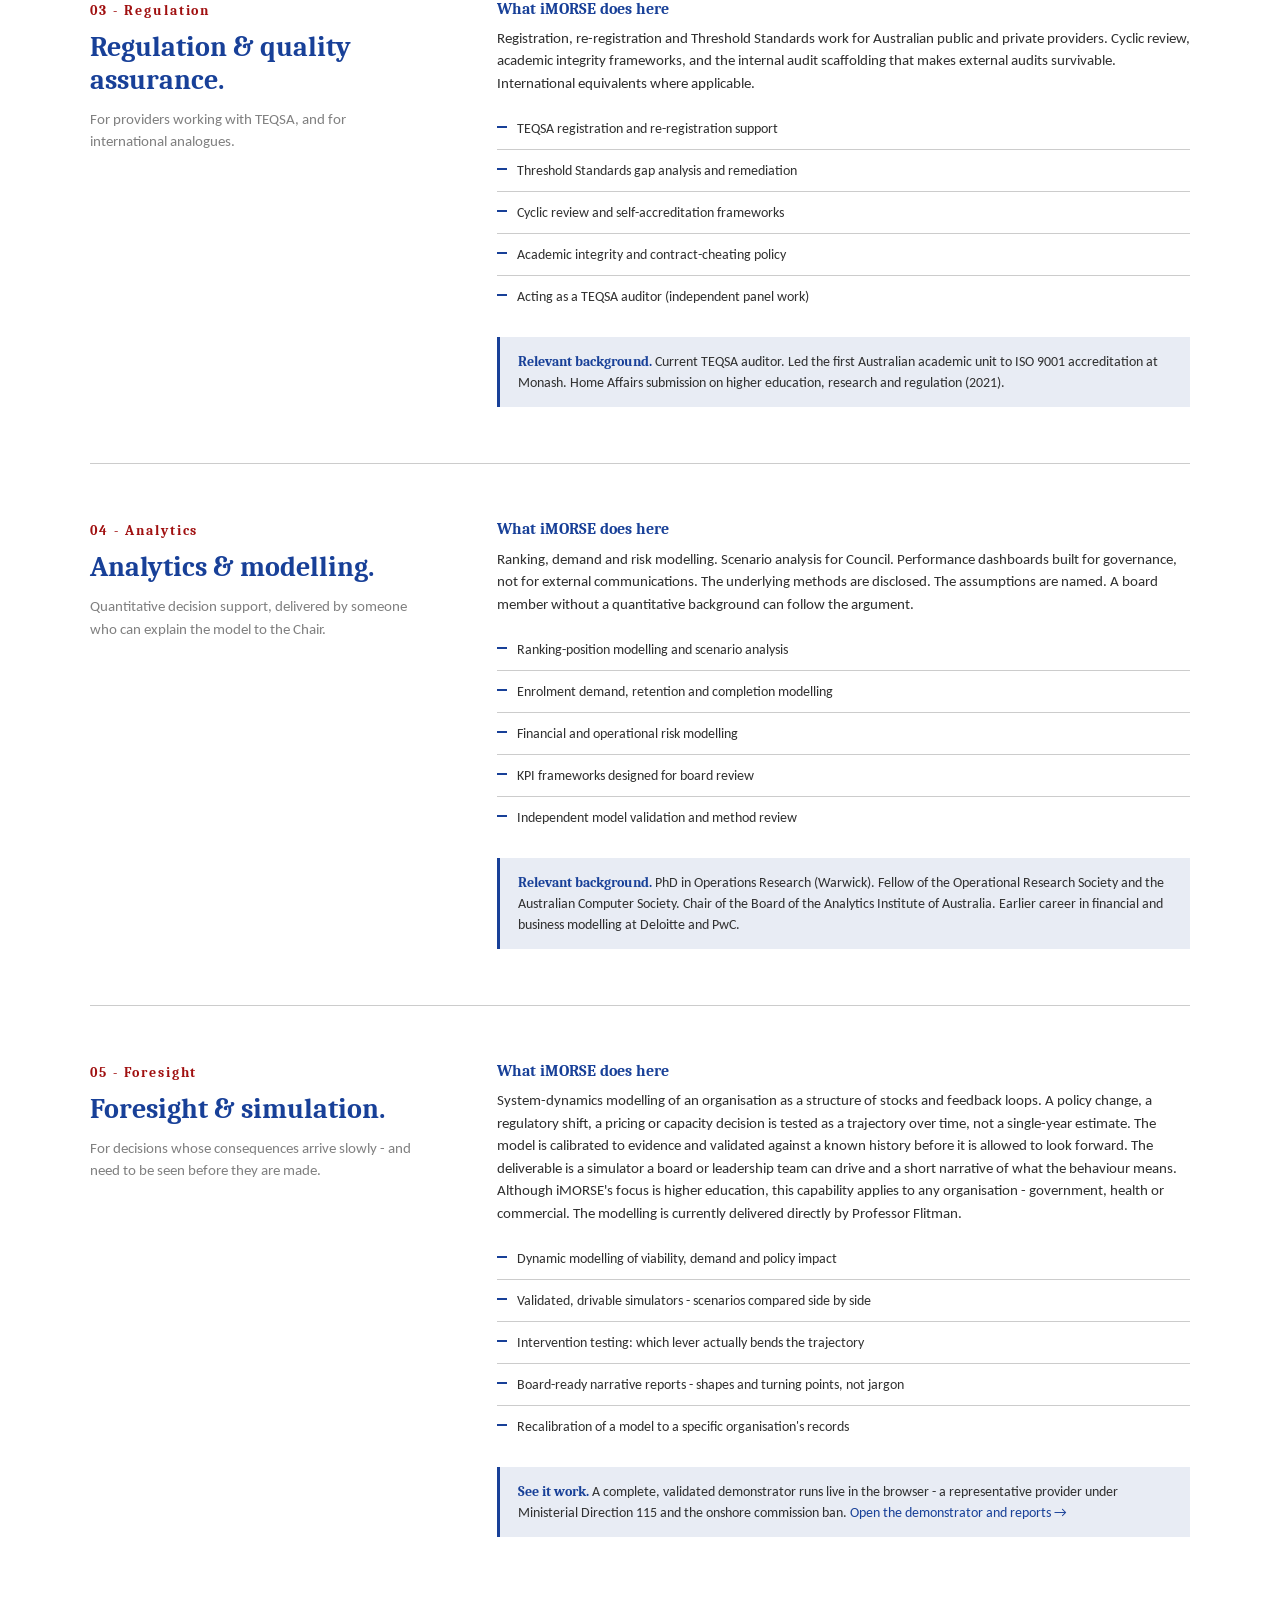
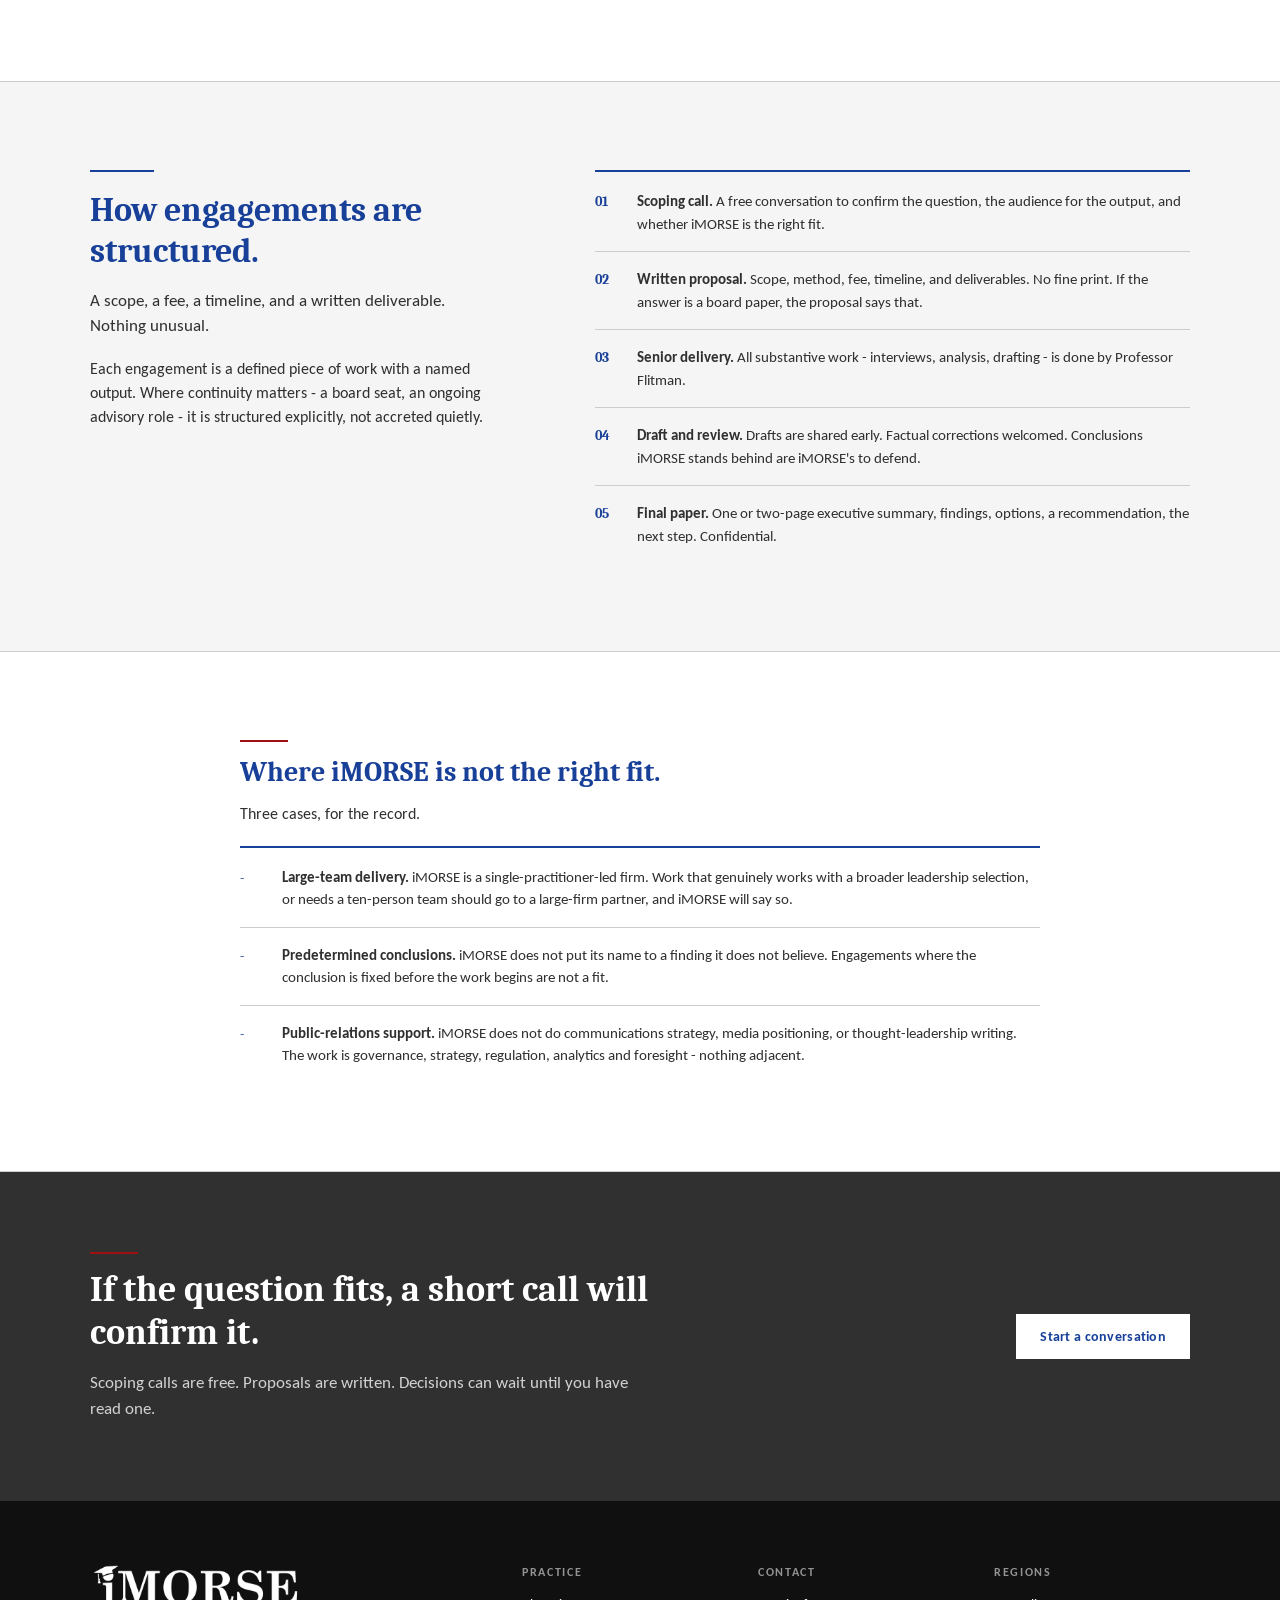
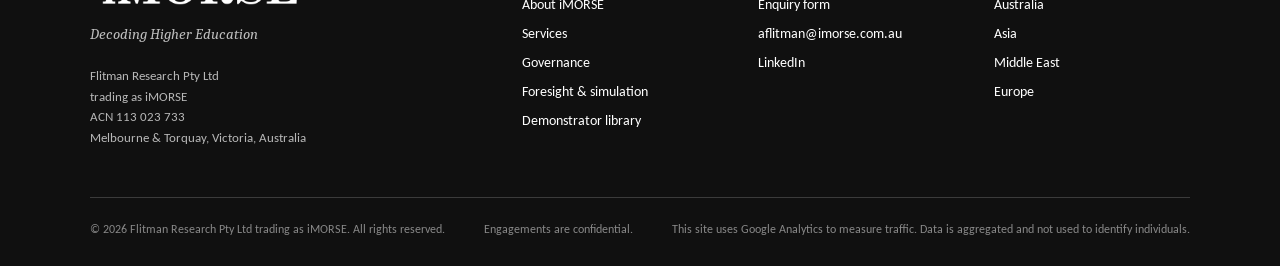
<file: services.html>
<!DOCTYPE html>
<html lang="en-AU">
<head>
<meta charset="UTF-8">
<meta name="viewport" content="width=device-width, initial-scale=1">
<!-- Google Analytics (GA4) -->
<script async src="https://www.googletagmanager.com/gtag/js?id=G-E35R7H407R"></script>
<script>
  window.dataLayer = window.dataLayer || [];
  function gtag(){dataLayer.push(arguments);}
  gtag('js', new Date());
  gtag('config', 'G-E35R7H407R');
</script>
<title>Services - iMORSE</title>
<meta name="description" content="Governance, strategy, regulation and analytics services for Australian and international higher education providers.">
<link rel="icon" href="assets/favicon.png">
<link href="https://fonts.googleapis.com/css2?family=Caladea:ital,wght@0,400;0,700;1,400;1,700&family=Carlito:ital,wght@0,400;0,700;1,400;1,700&display=swap" rel="stylesheet">
<link rel="stylesheet" href="styles.css">
</head>
<body>

<header class="site" data-screen-label="Services - Header">
  <div class="wrap bar">
    <a href="index.html" class="brand" aria-label="iMORSE home"><img src="assets/logo-primary.png" alt="iMORSE"></a>
    <button class="mob-toggle" aria-label="Toggle navigation" aria-expanded="false" onclick="var n=document.getElementById('primary-nav');n.classList.toggle('open');this.setAttribute('aria-expanded',n.classList.contains('open'))">
      <svg viewBox="0 0 24 24" fill="none" stroke-width="1.5" stroke-linecap="square"><path d="M4 7h16M4 12h16M4 17h16"/></svg>
    </button>
    <nav id="primary-nav">
      <a href="index.html">Home</a>
      <a href="about.html">About</a>
      <a href="services.html" class="active">Services</a>
      <a href="foresight.html">Foresight</a>
      <a href="contact.html">Contact</a>
    </nav>
  </div>
</header>

<section class="page-hero" data-screen-label="Services - Page hero">
  <div class="wrap">
    <div class="kicker">Services</div>
    <h1>Five practices, led directly.</h1>
    <p class="lede">Every engagement is led directly by Professor Flitman. Scopes are confirmed in writing before work begins.</p>
  </div>
</section>

<section class="section" data-screen-label="Services - Blocks">
  <div class="wrap">

    <article class="service-block" id="governance">
      <div class="lead">
        <div class="n">01 - Governance</div>
        <h2>Governance &amp; Academic Boards.</h2>
        <p>For Councils, Academic Boards, and the Chairs who run them.</p>
      </div>
      <div class="detail">
        <h3>What iMORSE does here</h3>
        <p>Independent review of board and Academic Board effectiveness. Composition, meeting cadence, paper quality, committee structure, and the relationship between Council and Academic Board. Where appropriate, iMORSE takes Chair or Deputy Chair appointments directly.</p>
        <ul>
          <li>Academic Board and Council effectiveness reviews</li>
          <li>Committee architecture and terms of reference</li>
          <li>Chair and Deputy Chair appointments (current and recent)</li>
          <li>Board paper quality and decision-tracking</li>
          <li>Governance remediation following external audit findings</li>
        </ul>
        <div class="callout">
          <b>Recent work.</b> Chair of the Academic Board at Torrens University. Deputy Chair at ACAP University College. Academic Board positions at LCI Melbourne, CG Spectrum Institute and VIT.
        </div>
      </div>
    </article>

    <article class="service-block" id="strategy">
      <div class="lead">
        <div class="n">02 - Strategy</div>
        <h2>Strategy &amp; planning.</h2>
        <p>Institutional strategy, research strategy, and the choices under the mission statement.</p>
      </div>
      <div class="detail">
        <h3>What iMORSE does here</h3>
        <p>Board-ready strategy and planning advice. The work begins with the data - demand, ranking position, cost base, research concentration - and ends with a small number of defended choices. Options are stated. Trade-offs are named. Recommendations are singular.</p>
        <ul>
          <li>Institutional strategy and planning cycles</li>
          <li>Research strategy, concentration and investment</li>
          <li>International branch-campus and joint-venture strategy</li>
          <li>Merger, acquisition and partnership due diligence</li>
          <li>AAT expert-witness testimony on university standards</li>
        </ul>
        <div class="callout">
          <b>Recent work.</b> Global Consultancy-led engagement with a Middle Eastern university (2026). Branch-campus and Mandarin-delivery due diligence for Australian universities. Research strategy advice drawing on fifteen years as a DVC and Dean.
        </div>
      </div>
    </article>

    <article class="service-block" id="quality">
      <div class="lead">
        <div class="n">03 - Regulation</div>
        <h2>Regulation &amp; quality assurance.</h2>
        <p>For providers working with TEQSA, and for international analogues.</p>
      </div>
      <div class="detail">
        <h3>What iMORSE does here</h3>
        <p>Registration, re-registration and Threshold Standards work for Australian public and private providers. Cyclic review, academic integrity frameworks, and the internal audit scaffolding that makes external audits survivable. International equivalents where applicable.</p>
        <ul>
          <li>TEQSA registration and re-registration support</li>
          <li>Threshold Standards gap analysis and remediation</li>
          <li>Cyclic review and self-accreditation frameworks</li>
          <li>Academic integrity and contract-cheating policy</li>
          <li>Acting as a TEQSA auditor (independent panel work)</li>
        </ul>
        <div class="callout">
          <b>Relevant background.</b> Current TEQSA auditor. Led the first Australian academic unit to ISO 9001 accreditation at Monash. Home Affairs submission on higher education, research and regulation (2021).
        </div>
      </div>
    </article>

    <article class="service-block" id="analytics">
      <div class="lead">
        <div class="n">04 - Analytics</div>
        <h2>Analytics &amp; modelling.</h2>
        <p>Quantitative decision support, delivered by someone who can explain the model to the Chair.</p>
      </div>
      <div class="detail">
        <h3>What iMORSE does here</h3>
        <p>Ranking, demand and risk modelling. Scenario analysis for Council. Performance dashboards built for governance, not for external communications. The underlying methods are disclosed. The assumptions are named. A board member without a quantitative background can follow the argument.</p>
        <ul>
          <li>Ranking-position modelling and scenario analysis</li>
          <li>Enrolment demand, retention and completion modelling</li>
          <li>Financial and operational risk modelling</li>
          <li>KPI frameworks designed for board review</li>
          <li>Independent model validation and method review</li>
        </ul>
        <div class="callout">
          <b>Relevant background.</b> PhD in Operations Research (Warwick). Fellow of the Operational Research Society and the Australian Computer Society. Chair of the Board of the Analytics Institute of Australia. Earlier career in financial and business modelling at Deloitte and PwC.
        </div>
      </div>
    </article>

    <article class="service-block" id="foresight">
      <div class="lead">
        <div class="n">05 - Foresight</div>
        <h2>Foresight &amp; simulation.</h2>
        <p>For decisions whose consequences arrive slowly - and need to be seen before they are made.</p>
      </div>
      <div class="detail">
        <h3>What iMORSE does here</h3>
        <p>System-dynamics modelling of an organisation as a structure of stocks and feedback loops. A policy change, a regulatory shift, a pricing or capacity decision is tested as a trajectory over time, not a single-year estimate. The model is calibrated to evidence and validated against a known history before it is allowed to look forward. The deliverable is a simulator a board or leadership team can drive and a short narrative of what the behaviour means. Although iMORSE's focus is higher education, this capability applies to any organisation - government, health or commercial. The modelling is currently delivered directly by Professor Flitman.</p>
        <ul>
          <li>Dynamic modelling of viability, demand and policy impact</li>
          <li>Validated, drivable simulators - scenarios compared side by side</li>
          <li>Intervention testing: which lever actually bends the trajectory</li>
          <li>Board-ready narrative reports - shapes and turning points, not jargon</li>
          <li>Recalibration of a model to a specific organisation's records</li>
        </ul>
        <div class="callout">
          <b>See it work.</b> A complete, validated demonstrator runs live in the browser - a representative provider under Ministerial Direction 115 and the onshore commission ban. <a href="foresight.html">Open the demonstrator and reports &rarr;</a>
        </div>
      </div>
    </article>

  </div>
</section>

<section class="section section-alt" data-screen-label="Services - How we work">
  <div class="wrap">
    <div class="split">
      <div>
        <span class="rule-blue"></span>
        <h2>How engagements are structured.</h2>
        <p class="lead">A scope, a fee, a timeline, and a written deliverable. Nothing unusual.</p>
        <p>Each engagement is a defined piece of work with a named output. Where continuity matters - a board seat, an ongoing advisory role - it is structured explicitly, not accreted quietly.</p>
      </div>
      <ul class="bullets">
        <li><b>01</b><span><strong>Scoping call.</strong> A free conversation to confirm the question, the audience for the output, and whether iMORSE is the right fit.</span></li>
        <li><b>02</b><span><strong>Written proposal.</strong> Scope, method, fee, timeline, and deliverables. No fine print. If the answer is a board paper, the proposal says that.</span></li>
        <li><b>03</b><span><strong>Senior delivery.</strong> All substantive work - interviews, analysis, drafting - is done by Professor Flitman.</span></li>
        <li><b>04</b><span><strong>Draft and review.</strong> Drafts are shared early. Factual corrections welcomed. Conclusions iMORSE stands behind are iMORSE's to defend.</span></li>
        <li><b>05</b><span><strong>Final paper.</strong> One or two-page executive summary, findings, options, a recommendation, the next step. Confidential.</span></li>
      </ul>
    </div>
  </div>
</section>

<section class="section" data-screen-label="Services - Not a fit">
  <div class="wrap-narrow">
    <span class="rule-red"></span>
    <h2 style="font-size:28px;margin-bottom:12px">Where iMORSE is not the right fit.</h2>
    <p>Three cases, for the record.</p>
    <ul class="bullets" style="margin-top:20px">
      <li><b>-</b><span><strong>Large-team delivery.</strong> iMORSE is a single-practitioner-led firm. Work that genuinely works with a broader leadership selection, or needs a ten-person team should go to a large-firm partner, and iMORSE will say so.</span></li>
      <li><b>-</b><span><strong>Predetermined conclusions.</strong> iMORSE does not put its name to a finding it does not believe. Engagements where the conclusion is fixed before the work begins are not a fit.</span></li>
      <li><b>-</b><span><strong>Public-relations support.</strong> iMORSE does not do communications strategy, media positioning, or thought-leadership writing. The work is governance, strategy, regulation, analytics and foresight - nothing adjacent.</span></li>
    </ul>
  </div>
</section>

<section class="cta-band" data-screen-label="Services - Closing CTA">
  <div class="wrap">
    <div class="grid">
      <div>
        <span class="rule-red"></span>
        <h2>If the question fits, a short call will confirm it.</h2>
        <p>Scoping calls are free. Proposals are written. Decisions can wait until you have read one.</p>
      </div>
      <div class="cta-right">
        <a class="btn btn-primary-on-blue" href="contact.html">Start a conversation</a>
      </div>
    </div>
  </div>
</section>

<footer class="site" data-screen-label="Services - Footer">
  <div class="wrap">
    <div class="grid">
      <div>
        <img class="logo" src="assets/logo-primary.png" alt="iMORSE">
        <div class="tag">Decoding Higher Education</div>
        <address>
          Flitman Research Pty Ltd<br>
          trading as iMORSE<br>
          ACN 113 023 733<br>
          Melbourne &amp; Torquay, Victoria, Australia
        </address>
      </div>
      <div>
        <h4>Practice</h4>
        <a href="about.html">About iMORSE</a>
        <a href="services.html">Services</a>
        <a href="services.html#governance">Governance</a>
        <a href="foresight.html">Foresight &amp; simulation</a>
        <a href="demonstrator-library.html">Demonstrator library</a>
      </div>
      <div>
        <h4>Contact</h4>
        <a href="contact.html">Enquiry form</a>
        <a href="mailto:aflitman@imorse.com.au">aflitman@imorse.com.au</a>
        <a href="https://www.linkedin.com/in/higher-education-strategy-regulation-teqsa-consultant/" rel="noopener">LinkedIn</a>
      </div>
      <div>
        <h4>Regions</h4>
        <a href="about.html#reach">Australia</a>
        <a href="about.html#reach">Asia</a>
        <a href="about.html#reach">Middle East</a>
        <a href="about.html#reach">Europe</a>
      </div>
    </div>
    <div class="legal">
      <span>© 2026 Flitman Research Pty Ltd trading as iMORSE. All rights reserved.</span>
      <span>Engagements are confidential.</span>
      <span>This site uses Google Analytics to measure traffic. Data is aggregated and not used to identify individuals.</span>
    </div>
  </div>
</footer>

</body>
</html>
</file>
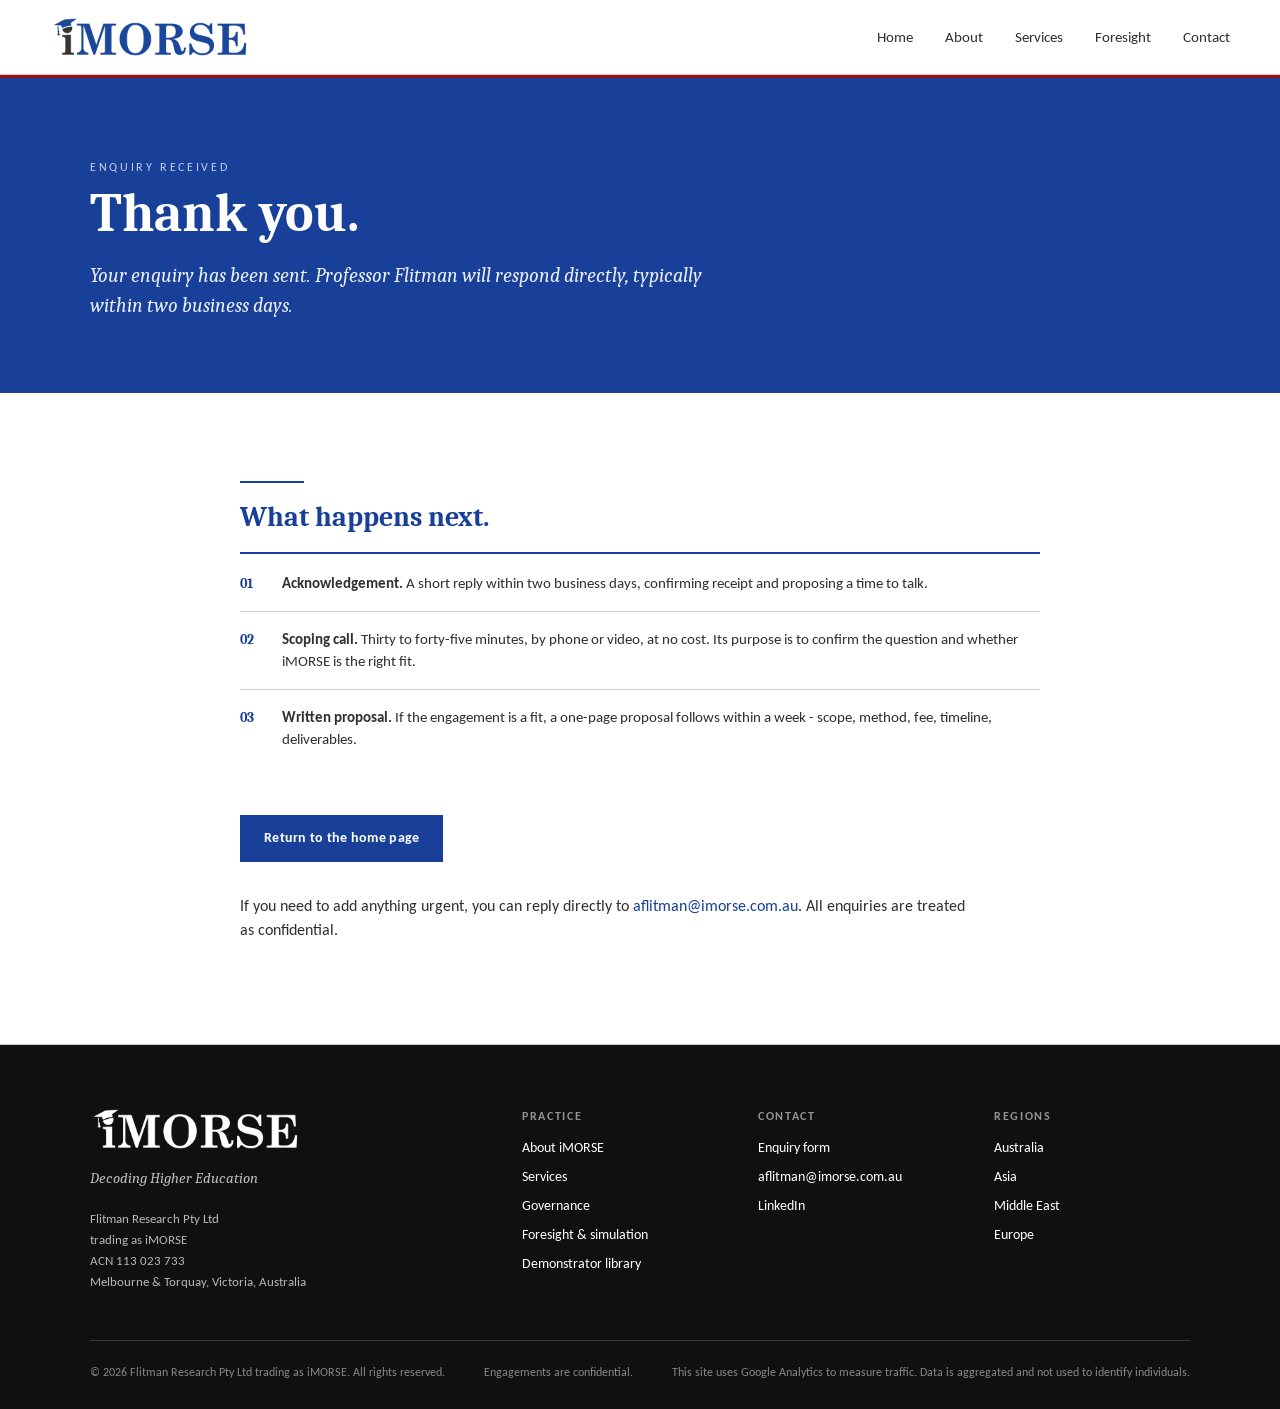
<file: thanks.html>
<!DOCTYPE html>
<html lang="en-AU">
<head>
<meta charset="UTF-8">
<meta name="viewport" content="width=device-width, initial-scale=1">
<!-- Google Analytics (GA4) -->
<script async src="https://www.googletagmanager.com/gtag/js?id=G-E35R7H407R"></script>
<script>
  window.dataLayer = window.dataLayer || [];
  function gtag(){dataLayer.push(arguments);}
  gtag('js', new Date());
  gtag('config', 'G-E35R7H407R');
</script>
<title>Thank you - iMORSE</title>
<meta name="robots" content="noindex">
<meta name="description" content="Your enquiry has been received. Professor Flitman will respond directly, typically within two business days.">
<link rel="icon" href="assets/favicon.png">
<link href="https://fonts.googleapis.com/css2?family=Caladea:ital,wght@0,400;0,700;1,400;1,700&family=Carlito:ital,wght@0,400;0,700;1,400;1,700&display=swap" rel="stylesheet">
<link rel="stylesheet" href="styles.css">
</head>
<body>

<header class="site" data-screen-label="Thanks - Header">
  <div class="wrap bar">
    <a href="index.html" class="brand" aria-label="iMORSE home"><img src="assets/logo-primary.png" alt="iMORSE"></a>
    <button class="mob-toggle" aria-label="Toggle navigation" aria-expanded="false" onclick="var n=document.getElementById('primary-nav');n.classList.toggle('open');this.setAttribute('aria-expanded',n.classList.contains('open'))">
      <svg viewBox="0 0 24 24" fill="none" stroke-width="1.5" stroke-linecap="square"><path d="M4 7h16M4 12h16M4 17h16"/></svg>
    </button>
    <nav id="primary-nav">
      <a href="index.html">Home</a>
      <a href="about.html">About</a>
      <a href="services.html">Services</a>
      <a href="foresight.html">Foresight</a>
      <a href="contact.html">Contact</a>
    </nav>
  </div>
</header>

<section class="page-hero" data-screen-label="Thanks - Page hero">
  <div class="wrap">
    <div class="kicker">Enquiry received</div>
    <h1>Thank you.</h1>
    <p class="lede">Your enquiry has been sent. Professor Flitman will respond directly, typically within two business days.</p>
  </div>
</section>

<section class="section" data-screen-label="Thanks - Next">
  <div class="wrap-narrow">
    <span class="rule-blue"></span>
    <h2 style="font-size:28px;margin-bottom:12px">What happens next.</h2>
    <ul class="bullets" style="margin-top:18px">
      <li><b>01</b><span><strong>Acknowledgement.</strong> A short reply within two business days, confirming receipt and proposing a time to talk.</span></li>
      <li><b>02</b><span><strong>Scoping call.</strong> Thirty to forty-five minutes, by phone or video, at no cost. Its purpose is to confirm the question and whether iMORSE is the right fit.</span></li>
      <li><b>03</b><span><strong>Written proposal.</strong> If the engagement is a fit, a one-page proposal follows within a week - scope, method, fee, timeline, deliverables.</span></li>
    </ul>

    <div style="margin-top:48px;display:flex;gap:14px;flex-wrap:wrap">
      <a class="btn btn-primary" href="index.html">Return to the home page</a>
      <a class="btn btn-secondary" href="services.html">Read about the practice</a>
    </div>

    <p class="hint" style="margin-top:32px">If you need to add anything urgent, you can reply directly to <a href="mailto:aflitman@imorse.com.au">aflitman@imorse.com.au</a>. All enquiries are treated as confidential.</p>
  </div>
</section>

<footer class="site" data-screen-label="Thanks - Footer">
  <div class="wrap">
    <div class="grid">
      <div>
        <img class="logo" src="assets/logo-primary.png" alt="iMORSE">
        <div class="tag">Decoding Higher Education</div>
        <address>
          Flitman Research Pty Ltd<br>
          trading as iMORSE<br>
          ACN 113 023 733<br>
          Melbourne &amp; Torquay, Victoria, Australia
        </address>
      </div>
      <div>
        <h4>Practice</h4>
        <a href="about.html">About iMORSE</a>
        <a href="services.html">Services</a>
        <a href="services.html#governance">Governance</a>
        <a href="foresight.html">Foresight &amp; simulation</a>
        <a href="demonstrator-library.html">Demonstrator library</a>
      </div>
      <div>
        <h4>Contact</h4>
        <a href="contact.html">Enquiry form</a>
        <a href="mailto:aflitman@imorse.com.au">aflitman@imorse.com.au</a>
        <a href="https://www.linkedin.com/in/higher-education-strategy-regulation-teqsa-consultant/" rel="noopener">LinkedIn</a>
      </div>
      <div>
        <h4>Regions</h4>
        <a href="about.html#reach">Australia</a>
        <a href="about.html#reach">Asia</a>
        <a href="about.html#reach">Middle East</a>
        <a href="about.html#reach">Europe</a>
      </div>
    </div>
    <div class="legal">
      <span>© 2026 Flitman Research Pty Ltd trading as iMORSE. All rights reserved.</span>
      <span>Engagements are confidential.</span>
      <span>This site uses Google Analytics to measure traffic. Data is aggregated and not used to identify individuals.</span>
    </div>
  </div>
</footer>

</body>
</html>
</file>
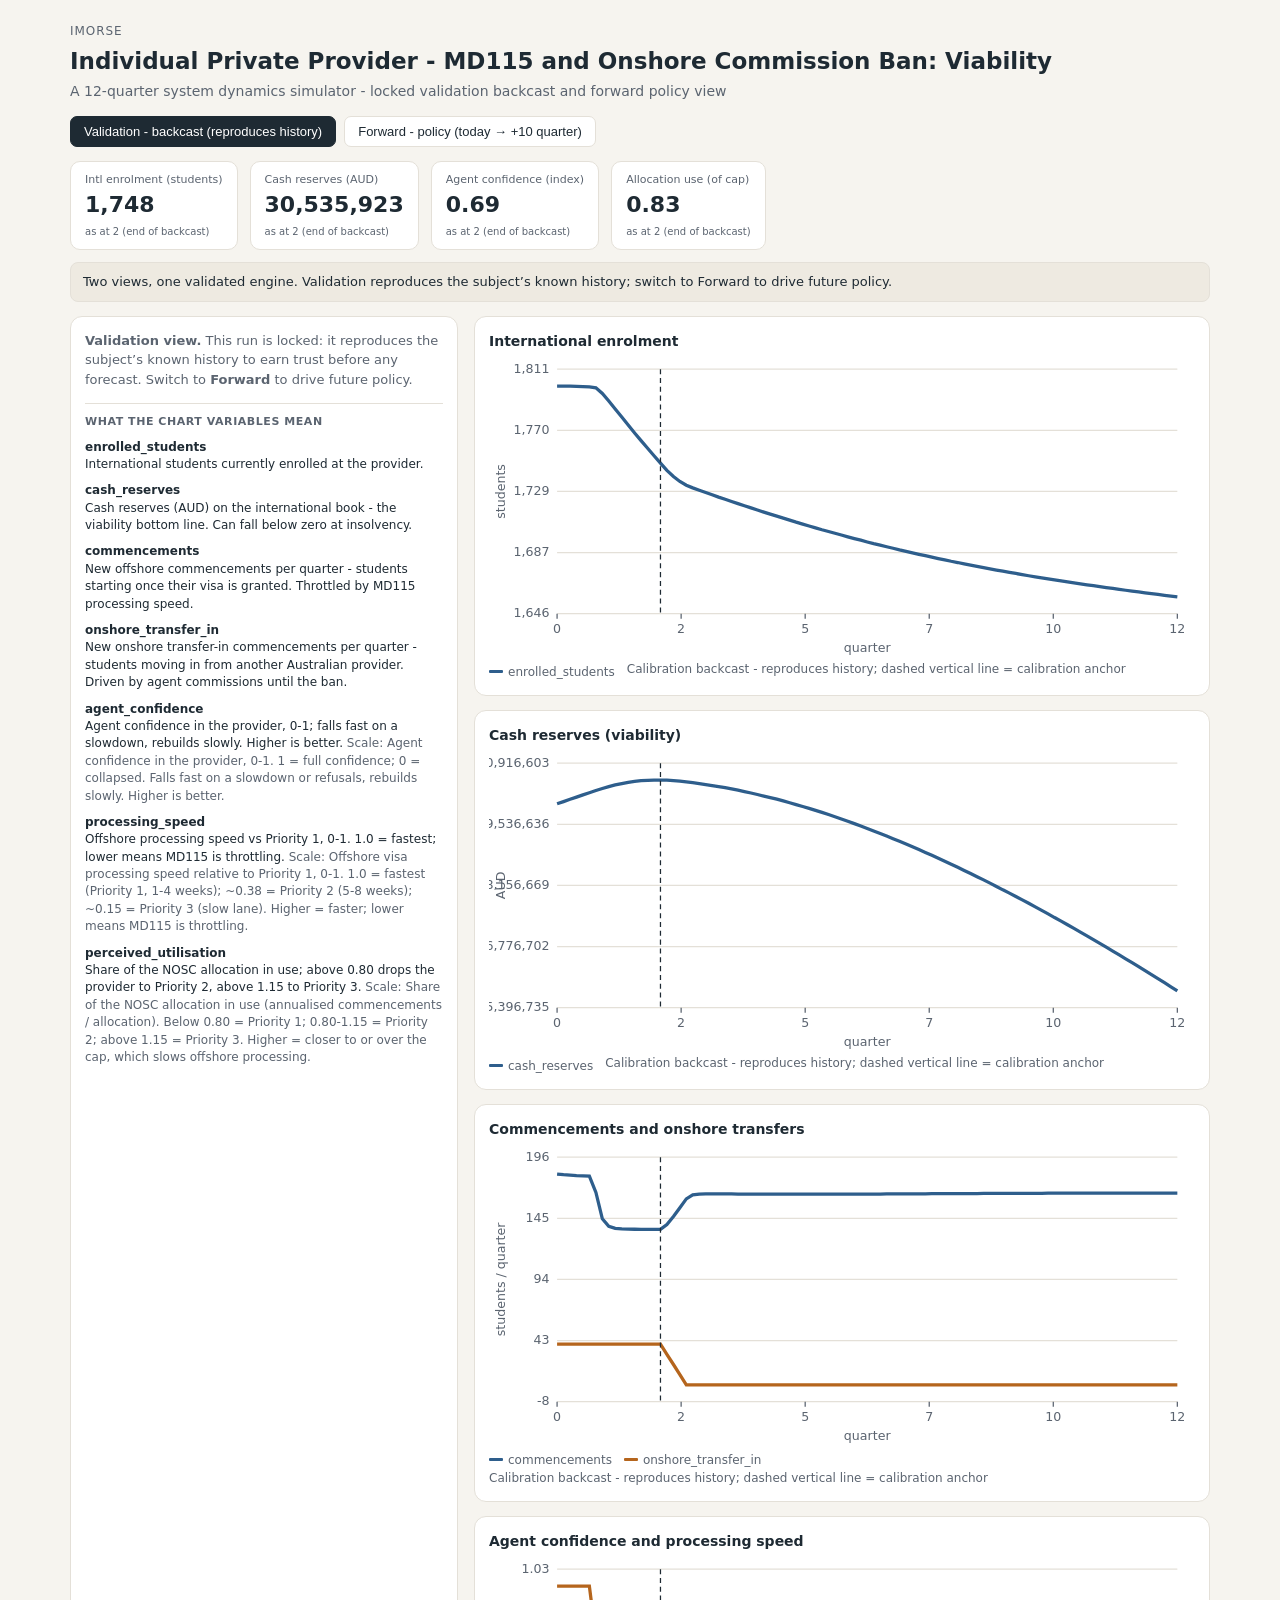
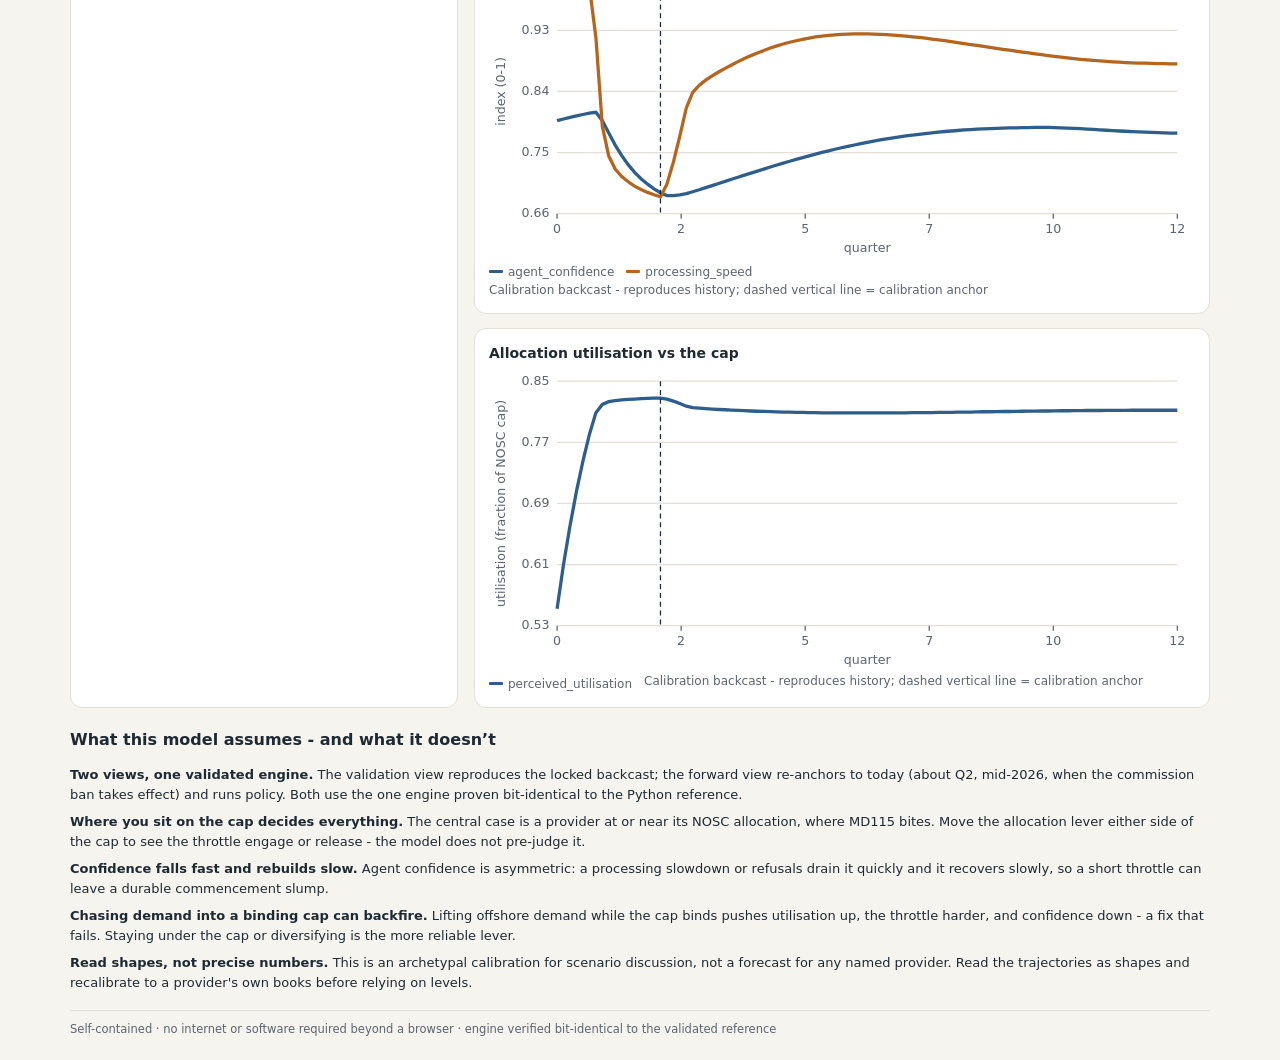
<file: demonstrators/foresight-demonstrator.html>
<!DOCTYPE html>
<!-- Individual Private Provider - MD115 and Onshore Commission Ban: Viability - dual-mode SD dashboard. Author: Andrew Flitman (iMORSE).
     Self-contained: validated engine (generated from model_spec), derived series,
     and presentation layer embedded; no external dependencies. -->
<html lang="en"><head><meta charset="utf-8">
<meta name="viewport" content="width=device-width, initial-scale=1">
<title>Individual Private Provider - MD115 and Onshore Commission Ban: Viability</title>
<style>
:root{--ink:#1E2A33;--mute:#5B6470;--paper:#F6F4EF;--card:#fff;--hair:#E4E0D8;--A:#2E5E8C;--B:#B5651D;}
*{box-sizing:border-box}
body{background:var(--paper);color:var(--ink);font-family:system-ui,-apple-system,Segoe UI,Roboto,sans-serif;
 padding:22px 20px;line-height:1.5;max-width:1180px;margin:0 auto}
.kicker{font-size:12px;letter-spacing:.08em;text-transform:uppercase;color:var(--mute)}
h1{font-size:23px;margin:4px 0 2px} .sub{color:var(--mute);font-size:14px;margin-bottom:14px}
.modebar{display:flex;gap:8px;margin:10px 0 14px;flex-wrap:wrap}
.modebtn{font-size:13px;padding:7px 13px;border-radius:7px;cursor:pointer;border:1px solid var(--hair);background:#fff;color:var(--ink)}
.tiles{display:flex;gap:12px;flex-wrap:wrap;margin-bottom:12px}
.tile{background:var(--card);border:1px solid var(--hair);border-radius:10px;padding:10px 14px;min-width:130px}
.tile .tl{font-size:11px;color:var(--mute)} .tile .tv{font-size:22px;font-weight:600} .tile .tw{font-size:10px;color:var(--mute);margin-top:3px}
.note{background:#EEEAE1;border:1px solid var(--hair);border-radius:8px;padding:9px 12px;font-size:13px;margin-bottom:14px}
.grid{display:flex;gap:16px;flex-wrap:wrap}
.card{background:var(--card);border:1px solid var(--hair);border-radius:12px;padding:14px;flex:1 1 320px}
.console{flex:1 1 280px}
.srow{margin:10px 0}
.slab{display:flex;justify-content:space-between;font-size:12.5px}
.sval{font-family:ui-monospace,Menlo,monospace}
input[type=range]{width:100%}
.sunit{font-size:11px;color:var(--mute)}
.abtoggle{display:flex;gap:6px;margin:4px 0 10px}
.abbtn{font-size:12px;padding:4px 12px;border-radius:6px;border:1px solid var(--hair);background:#fff;cursor:pointer}
.charts{flex:2 1 520px;display:flex;flex-direction:column;gap:14px}
.ctitle{font-size:14px;font-weight:600;margin-bottom:2px}
.legend{font-size:12px;color:var(--mute);margin-top:4px}
.assume{margin-top:20px} .assume h2{font-size:16px} .assume p{font-size:13px;margin:0 0 8px}
.foot{margin-top:18px;padding-top:10px;border-top:1px solid var(--hair);font-size:11.5px;color:var(--mute)}
.locked{font-size:13px;color:var(--mute)}
#chartTip{position:fixed;display:none;z-index:50;background:#fff;border:1px solid var(--hair);border-radius:6px;box-shadow:0 2px 10px rgba(30,42,51,.18);padding:8px 10px;font-size:12px;color:var(--ink);pointer-events:none;min-width:180px}
#chartTip .tt{font-weight:600;margin-bottom:4px;color:var(--mute)}
#chartTip .tr{display:flex;align-items:center;gap:6px;margin:2px 0;white-space:nowrap}
#chartTip .sw{width:10px;height:10px;border-radius:2px;display:inline-block;flex:none}
#chartTip .tvv{margin-left:auto;font-weight:600;padding-left:10px}
.gloss{margin-top:14px;border-top:1px solid var(--hair);padding-top:10px}
.gloss h3{font-size:11px;margin:0 0 8px;color:var(--mute);text-transform:uppercase;letter-spacing:.05em}
.gloss .gi{margin:0 0 9px;font-size:12px;line-height:1.45;color:var(--ink)}
.gloss .gi b{display:block}
.gloss .gr{color:var(--mute)}
.legend .ki{display:inline-flex;align-items:center;gap:5px;margin-right:12px}
.legend .ksw{width:14px;height:3px;display:inline-block;border-radius:1px}
</style></head>
<body>
<div class="kicker" id="kicker"></div>
<h1 id="title"></h1>
<div class="sub" id="sub"></div>
<div class="modebar" id="modebar"></div>
<div class="tiles" id="tiles"></div>
<div class="note" id="note"></div>
<div class="grid">
  <div class="card console" id="console"></div>
  <div class="charts" id="charts"></div>
</div>
<div class="assume" id="assume"></div>
<div class="foot" id="foot"></div>

<script>
/* VALIDATED ENGINE (generated from model_spec; do not edit) */
// AUTO-GENERATED from model_spec by build_js_engine.py. Do not edit by hand;
// regenerate from the spec. Bit-identical to the Python reference (sd_engine.py).
"use strict";
function MAX(){ return Math.max.apply(null, arguments); }
function MIN(){ return Math.min.apply(null, arguments); }
function CLIP(x, lo, hi){ return x < lo ? lo : (x > hi ? hi : x); }
function EXP(x){ return Math.exp(x); }
function LOG(x){ return Math.log(x); }
function LN(x){ return Math.log(x); }
function ABS(x){ return Math.abs(x); }
function SQRT(x){ return Math.sqrt(x); }
function POW(a, b){ return Math.pow(a, b); }

const SIM = {"start": 0, "stop": 12, "dt": 0.125, "method": "rk4", "time_units": "quarter"};
const STOCK_NAMES = ["CoE_pipeline", "enrolled_students", "agent_confidence", "provider_reputation", "cash_reserves", "perceived_utilisation"];
const AUX_ORDER = ["cash_runway", "cost_control_intensity", "spend_capacity_factor", "recruitment_marketing_spend", "agent_recruitment_effort", "reputation_pull", "coe_creation", "tier2_onset", "tier3_onset", "processing_speed", "commencements", "pipeline_dropout", "ban_active", "onshore_commission_incentive", "onshore_transfer_in", "transfer_out", "completion", "operating_cost", "annual_commencement_run_rate", "utilisation_target", "target_confidence", "target_reputation", "domestic_students", "international_tuition_revenue", "domestic_tuition_revenue"];
const REPORT_VARS = ["CoE_pipeline", "enrolled_students", "agent_confidence", "provider_reputation", "cash_reserves", "perceived_utilisation", "cash_runway", "cost_control_intensity", "spend_capacity_factor", "recruitment_marketing_spend", "agent_recruitment_effort", "reputation_pull", "coe_creation", "tier2_onset", "tier3_onset", "processing_speed", "commencements", "pipeline_dropout", "ban_active", "onshore_commission_incentive", "onshore_transfer_in", "transfer_out", "completion", "operating_cost", "annual_commencement_run_rate", "utilisation_target", "target_confidence", "target_reputation", "domestic_students", "international_tuition_revenue", "domestic_tuition_revenue"];
const BASE_PARAMS = {"coe_scale": 265, "base_commencement_rate": 0.7, "base_dropout_rate": 0.05, "dropout_speed_sens": 1.0, "base_transfer_in": 40, "base_churn_rate": 0.02, "churn_commission_sens": 1.0, "average_course_length": 12, "base_marketing_spend": 600000, "target_runway": 1.5, "cost_cut_max": 0.3, "rep_pull_base": 0.5, "rep_pull_sens": 0.6, "nosc_allocation": 850, "quarters_per_year": 4, "p1_speed": 1.0, "p2_speed": 0.38, "p3_speed": 0.15, "p2_threshold": 0.8, "p3_threshold": 1.15, "threshold_band": 0.05, "conf_floor": 0.0, "conf_proc_weight": 0.6, "conf_rep_weight": 0.4, "confidence_rise_time": 3, "confidence_fall_time": 0.5, "reputation_adjust_time": 4, "utilisation_adjust_time": 1, "rep_base": 0.65, "rep_enrol_sens": 0.4, "rep_costcut_sens": 0.3, "base_commission_level": 1.0, "ban_fraction": 0.85, "commission_ban_time": 2, "ban_ramp": 0.5, "intl_fee_per_quarter": 8000, "domestic_fee_per_quarter": 4000, "domestic_share": 0.2, "offshore_market_demand": 1.0, "baseline_intl_enrolment": 1800, "base_operating_cost": 15200000, "other_income": 0};
const STOCK_DEFS = {"CoE_pipeline": {"inflows": ["coe_pipeline_in"], "outflows": ["coe_pipeline_out"]}, "enrolled_students": {"inflows": ["enrolled_in"], "outflows": ["enrolled_out"]}, "agent_confidence": {"inflows": ["confidence_gain_flow"], "outflows": ["confidence_loss_flow"]}, "provider_reputation": {"inflows": ["rep_gain_flow"], "outflows": ["rep_loss_flow"]}, "cash_reserves": {"inflows": ["revenue_inflow"], "outflows": ["cost_outflow"]}, "perceived_utilisation": {"inflows": ["perceived_util_in"], "outflows": ["perceived_util_out"]}};

function initials(P) {
  const coe_scale = P["coe_scale"];
  const base_commencement_rate = P["base_commencement_rate"];
  const base_dropout_rate = P["base_dropout_rate"];
  const dropout_speed_sens = P["dropout_speed_sens"];
  const base_transfer_in = P["base_transfer_in"];
  const base_churn_rate = P["base_churn_rate"];
  const churn_commission_sens = P["churn_commission_sens"];
  const average_course_length = P["average_course_length"];
  const base_marketing_spend = P["base_marketing_spend"];
  const target_runway = P["target_runway"];
  const cost_cut_max = P["cost_cut_max"];
  const rep_pull_base = P["rep_pull_base"];
  const rep_pull_sens = P["rep_pull_sens"];
  const nosc_allocation = P["nosc_allocation"];
  const quarters_per_year = P["quarters_per_year"];
  const p1_speed = P["p1_speed"];
  const p2_speed = P["p2_speed"];
  const p3_speed = P["p3_speed"];
  const p2_threshold = P["p2_threshold"];
  const p3_threshold = P["p3_threshold"];
  const threshold_band = P["threshold_band"];
  const conf_floor = P["conf_floor"];
  const conf_proc_weight = P["conf_proc_weight"];
  const conf_rep_weight = P["conf_rep_weight"];
  const confidence_rise_time = P["confidence_rise_time"];
  const confidence_fall_time = P["confidence_fall_time"];
  const reputation_adjust_time = P["reputation_adjust_time"];
  const utilisation_adjust_time = P["utilisation_adjust_time"];
  const rep_base = P["rep_base"];
  const rep_enrol_sens = P["rep_enrol_sens"];
  const rep_costcut_sens = P["rep_costcut_sens"];
  const base_commission_level = P["base_commission_level"];
  const ban_fraction = P["ban_fraction"];
  const commission_ban_time = P["commission_ban_time"];
  const ban_ramp = P["ban_ramp"];
  const intl_fee_per_quarter = P["intl_fee_per_quarter"];
  const domestic_fee_per_quarter = P["domestic_fee_per_quarter"];
  const domestic_share = P["domestic_share"];
  const offshore_market_demand = P["offshore_market_demand"];
  const baseline_intl_enrolment = P["baseline_intl_enrolment"];
  const base_operating_cost = P["base_operating_cost"];
  const other_income = P["other_income"];
  const s0 = {};
  s0["CoE_pipeline"] = 260.0;
  s0["enrolled_students"] = 1800.0;
  s0["agent_confidence"] = 0.8;
  s0["provider_reputation"] = 0.65;
  s0["cash_reserves"] = 30000000.0;
  s0["perceived_utilisation"] = 0.55;
  return s0;
}

function auxValues(S, P, t) {
  const coe_scale = P["coe_scale"];
  const base_commencement_rate = P["base_commencement_rate"];
  const base_dropout_rate = P["base_dropout_rate"];
  const dropout_speed_sens = P["dropout_speed_sens"];
  const base_transfer_in = P["base_transfer_in"];
  const base_churn_rate = P["base_churn_rate"];
  const churn_commission_sens = P["churn_commission_sens"];
  const average_course_length = P["average_course_length"];
  const base_marketing_spend = P["base_marketing_spend"];
  const target_runway = P["target_runway"];
  const cost_cut_max = P["cost_cut_max"];
  const rep_pull_base = P["rep_pull_base"];
  const rep_pull_sens = P["rep_pull_sens"];
  const nosc_allocation = P["nosc_allocation"];
  const quarters_per_year = P["quarters_per_year"];
  const p1_speed = P["p1_speed"];
  const p2_speed = P["p2_speed"];
  const p3_speed = P["p3_speed"];
  const p2_threshold = P["p2_threshold"];
  const p3_threshold = P["p3_threshold"];
  const threshold_band = P["threshold_band"];
  const conf_floor = P["conf_floor"];
  const conf_proc_weight = P["conf_proc_weight"];
  const conf_rep_weight = P["conf_rep_weight"];
  const confidence_rise_time = P["confidence_rise_time"];
  const confidence_fall_time = P["confidence_fall_time"];
  const reputation_adjust_time = P["reputation_adjust_time"];
  const utilisation_adjust_time = P["utilisation_adjust_time"];
  const rep_base = P["rep_base"];
  const rep_enrol_sens = P["rep_enrol_sens"];
  const rep_costcut_sens = P["rep_costcut_sens"];
  const base_commission_level = P["base_commission_level"];
  const ban_fraction = P["ban_fraction"];
  const commission_ban_time = P["commission_ban_time"];
  const ban_ramp = P["ban_ramp"];
  const intl_fee_per_quarter = P["intl_fee_per_quarter"];
  const domestic_fee_per_quarter = P["domestic_fee_per_quarter"];
  const domestic_share = P["domestic_share"];
  const offshore_market_demand = P["offshore_market_demand"];
  const baseline_intl_enrolment = P["baseline_intl_enrolment"];
  const base_operating_cost = P["base_operating_cost"];
  const other_income = P["other_income"];
  const CoE_pipeline = S["CoE_pipeline"];
  const enrolled_students = S["enrolled_students"];
  const agent_confidence = S["agent_confidence"];
  const provider_reputation = S["provider_reputation"];
  const cash_reserves = S["cash_reserves"];
  const perceived_utilisation = S["perceived_utilisation"];
  const TIME = t;
  const cash_runway = (cash_reserves / base_operating_cost);
  const cost_control_intensity = (MIN(1, MAX(0, (target_runway - cash_runway) / target_runway)));
  const spend_capacity_factor = (MAX(0, MIN(1, cash_runway / target_runway)));
  const recruitment_marketing_spend = (base_marketing_spend * spend_capacity_factor * (1 - cost_cut_max * cost_control_intensity));
  const agent_recruitment_effort = (agent_confidence * (recruitment_marketing_spend / base_marketing_spend));
  const reputation_pull = (rep_pull_base + rep_pull_sens * provider_reputation);
  const coe_creation = (coe_scale * agent_recruitment_effort * offshore_market_demand * reputation_pull);
  const tier2_onset = (MIN(1, MAX(0, (perceived_utilisation - p2_threshold) / threshold_band)));
  const tier3_onset = (MIN(1, MAX(0, (perceived_utilisation - p3_threshold) / threshold_band)));
  const processing_speed = (p1_speed * (1 - tier2_onset) + p2_speed * tier2_onset * (1 - tier3_onset) + p3_speed * tier3_onset);
  const commencements = (CoE_pipeline * base_commencement_rate * processing_speed);
  const pipeline_dropout = (CoE_pipeline * base_dropout_rate * (1 + dropout_speed_sens * (1 - processing_speed)));
  const ban_active = (MIN(1, MAX(0, (TIME - commission_ban_time) / ban_ramp)));
  const onshore_commission_incentive = (base_commission_level * (1 - ban_fraction * ban_active));
  const onshore_transfer_in = (base_transfer_in * onshore_commission_incentive * (recruitment_marketing_spend / base_marketing_spend));
  const transfer_out = (enrolled_students * base_churn_rate * (1 + churn_commission_sens * onshore_commission_incentive));
  const completion = (enrolled_students / average_course_length);
  const operating_cost = (base_operating_cost * (1 - cost_cut_max * cost_control_intensity) + recruitment_marketing_spend);
  const annual_commencement_run_rate = ((commencements + onshore_transfer_in) * quarters_per_year);
  const utilisation_target = (annual_commencement_run_rate / nosc_allocation);
  const target_confidence = (MIN(1, MAX(0, conf_floor + conf_proc_weight * processing_speed + conf_rep_weight * provider_reputation)));
  const target_reputation = (MIN(1, MAX(0, rep_base + rep_enrol_sens * (enrolled_students / baseline_intl_enrolment - 1) - rep_costcut_sens * cost_control_intensity)));
  const domestic_students = (baseline_intl_enrolment * domestic_share / MAX(0.1, 1 - domestic_share));
  const international_tuition_revenue = (enrolled_students * intl_fee_per_quarter);
  const domestic_tuition_revenue = (domestic_students * domestic_fee_per_quarter);
  return {"cash_runway": cash_runway, "cost_control_intensity": cost_control_intensity, "spend_capacity_factor": spend_capacity_factor, "recruitment_marketing_spend": recruitment_marketing_spend, "agent_recruitment_effort": agent_recruitment_effort, "reputation_pull": reputation_pull, "coe_creation": coe_creation, "tier2_onset": tier2_onset, "tier3_onset": tier3_onset, "processing_speed": processing_speed, "commencements": commencements, "pipeline_dropout": pipeline_dropout, "ban_active": ban_active, "onshore_commission_incentive": onshore_commission_incentive, "onshore_transfer_in": onshore_transfer_in, "transfer_out": transfer_out, "completion": completion, "operating_cost": operating_cost, "annual_commencement_run_rate": annual_commencement_run_rate, "utilisation_target": utilisation_target, "target_confidence": target_confidence, "target_reputation": target_reputation, "domestic_students": domestic_students, "international_tuition_revenue": international_tuition_revenue, "domestic_tuition_revenue": domestic_tuition_revenue};
}

function deriv(S, P, t) {
  const coe_scale = P["coe_scale"];
  const base_commencement_rate = P["base_commencement_rate"];
  const base_dropout_rate = P["base_dropout_rate"];
  const dropout_speed_sens = P["dropout_speed_sens"];
  const base_transfer_in = P["base_transfer_in"];
  const base_churn_rate = P["base_churn_rate"];
  const churn_commission_sens = P["churn_commission_sens"];
  const average_course_length = P["average_course_length"];
  const base_marketing_spend = P["base_marketing_spend"];
  const target_runway = P["target_runway"];
  const cost_cut_max = P["cost_cut_max"];
  const rep_pull_base = P["rep_pull_base"];
  const rep_pull_sens = P["rep_pull_sens"];
  const nosc_allocation = P["nosc_allocation"];
  const quarters_per_year = P["quarters_per_year"];
  const p1_speed = P["p1_speed"];
  const p2_speed = P["p2_speed"];
  const p3_speed = P["p3_speed"];
  const p2_threshold = P["p2_threshold"];
  const p3_threshold = P["p3_threshold"];
  const threshold_band = P["threshold_band"];
  const conf_floor = P["conf_floor"];
  const conf_proc_weight = P["conf_proc_weight"];
  const conf_rep_weight = P["conf_rep_weight"];
  const confidence_rise_time = P["confidence_rise_time"];
  const confidence_fall_time = P["confidence_fall_time"];
  const reputation_adjust_time = P["reputation_adjust_time"];
  const utilisation_adjust_time = P["utilisation_adjust_time"];
  const rep_base = P["rep_base"];
  const rep_enrol_sens = P["rep_enrol_sens"];
  const rep_costcut_sens = P["rep_costcut_sens"];
  const base_commission_level = P["base_commission_level"];
  const ban_fraction = P["ban_fraction"];
  const commission_ban_time = P["commission_ban_time"];
  const ban_ramp = P["ban_ramp"];
  const intl_fee_per_quarter = P["intl_fee_per_quarter"];
  const domestic_fee_per_quarter = P["domestic_fee_per_quarter"];
  const domestic_share = P["domestic_share"];
  const offshore_market_demand = P["offshore_market_demand"];
  const baseline_intl_enrolment = P["baseline_intl_enrolment"];
  const base_operating_cost = P["base_operating_cost"];
  const other_income = P["other_income"];
  const CoE_pipeline = S["CoE_pipeline"];
  const enrolled_students = S["enrolled_students"];
  const agent_confidence = S["agent_confidence"];
  const provider_reputation = S["provider_reputation"];
  const cash_reserves = S["cash_reserves"];
  const perceived_utilisation = S["perceived_utilisation"];
  const TIME = t;
  const cash_runway = (cash_reserves / base_operating_cost);
  const cost_control_intensity = (MIN(1, MAX(0, (target_runway - cash_runway) / target_runway)));
  const spend_capacity_factor = (MAX(0, MIN(1, cash_runway / target_runway)));
  const recruitment_marketing_spend = (base_marketing_spend * spend_capacity_factor * (1 - cost_cut_max * cost_control_intensity));
  const agent_recruitment_effort = (agent_confidence * (recruitment_marketing_spend / base_marketing_spend));
  const reputation_pull = (rep_pull_base + rep_pull_sens * provider_reputation);
  const coe_creation = (coe_scale * agent_recruitment_effort * offshore_market_demand * reputation_pull);
  const tier2_onset = (MIN(1, MAX(0, (perceived_utilisation - p2_threshold) / threshold_band)));
  const tier3_onset = (MIN(1, MAX(0, (perceived_utilisation - p3_threshold) / threshold_band)));
  const processing_speed = (p1_speed * (1 - tier2_onset) + p2_speed * tier2_onset * (1 - tier3_onset) + p3_speed * tier3_onset);
  const commencements = (CoE_pipeline * base_commencement_rate * processing_speed);
  const pipeline_dropout = (CoE_pipeline * base_dropout_rate * (1 + dropout_speed_sens * (1 - processing_speed)));
  const ban_active = (MIN(1, MAX(0, (TIME - commission_ban_time) / ban_ramp)));
  const onshore_commission_incentive = (base_commission_level * (1 - ban_fraction * ban_active));
  const onshore_transfer_in = (base_transfer_in * onshore_commission_incentive * (recruitment_marketing_spend / base_marketing_spend));
  const transfer_out = (enrolled_students * base_churn_rate * (1 + churn_commission_sens * onshore_commission_incentive));
  const completion = (enrolled_students / average_course_length);
  const operating_cost = (base_operating_cost * (1 - cost_cut_max * cost_control_intensity) + recruitment_marketing_spend);
  const annual_commencement_run_rate = ((commencements + onshore_transfer_in) * quarters_per_year);
  const utilisation_target = (annual_commencement_run_rate / nosc_allocation);
  const target_confidence = (MIN(1, MAX(0, conf_floor + conf_proc_weight * processing_speed + conf_rep_weight * provider_reputation)));
  const target_reputation = (MIN(1, MAX(0, rep_base + rep_enrol_sens * (enrolled_students / baseline_intl_enrolment - 1) - rep_costcut_sens * cost_control_intensity)));
  const domestic_students = (baseline_intl_enrolment * domestic_share / MAX(0.1, 1 - domestic_share));
  const international_tuition_revenue = (enrolled_students * intl_fee_per_quarter);
  const domestic_tuition_revenue = (domestic_students * domestic_fee_per_quarter);
  const coe_pipeline_in = (coe_creation);
  const coe_pipeline_out = (commencements + pipeline_dropout);
  const enrolled_in = (commencements + onshore_transfer_in);
  const enrolled_out = (transfer_out + completion);
  const confidence_gain_flow = (MAX(0, target_confidence - agent_confidence) / confidence_rise_time);
  const confidence_loss_flow = (MAX(0, agent_confidence - target_confidence) / confidence_fall_time);
  const rep_gain_flow = (MAX(0, target_reputation - provider_reputation) / reputation_adjust_time);
  const rep_loss_flow = (MAX(0, provider_reputation - target_reputation) / reputation_adjust_time);
  const revenue_inflow = (international_tuition_revenue + domestic_tuition_revenue + other_income);
  const cost_outflow = (operating_cost);
  const perceived_util_in = (MAX(0, utilisation_target - perceived_utilisation) / utilisation_adjust_time);
  const perceived_util_out = (MAX(0, perceived_utilisation - utilisation_target) / utilisation_adjust_time);
  const d = {};
  d["CoE_pipeline"] = (coe_pipeline_in) - (coe_pipeline_out);
  d["enrolled_students"] = (enrolled_in) - (enrolled_out);
  d["agent_confidence"] = (confidence_gain_flow) - (confidence_loss_flow);
  d["provider_reputation"] = (rep_gain_flow) - (rep_loss_flow);
  d["cash_reserves"] = (revenue_inflow) - (cost_outflow);
  d["perceived_utilisation"] = (perceived_util_in) - (perceived_util_out);
  return d;
}

// Core stepper. opts may carry { initialStocks, start, stop } so the forward
// run can be seeded from the calibration endpoint at t0. The integrator is
// byte-identical to the checkpoint path validated in Stage 5.
function stepAll(overrides, opts) {
  opts = opts || {};
  const P = Object.assign({}, BASE_PARAMS, overrides || {});
  const dt = SIM.dt;
  const start = (opts.start !== undefined) ? opts.start : SIM.start;
  const stop = (opts.stop !== undefined) ? opts.stop : SIM.stop;
  const method = (SIM.method || "rk4").toLowerCase();
  let S = opts.initialStocks ? Object.assign({}, opts.initialStocks) : initials(P);
  const mins = {}; STOCK_NAMES.forEach(s => mins[s] = S[s]);
  const times = [];
  const series = {}; REPORT_VARS.forEach(v => series[v] = []);
  const STOCKSET = new Set(STOCK_NAMES);
  function record(tt) {
    const a = auxValues(S, P, tt);
    times.push(tt);
    REPORT_VARS.forEach(v => series[v].push(STOCKSET.has(v) ? S[v] : a[v]));
  }
  let t = start;
  const nsteps = Math.round((stop - start) / dt);
  record(start);
  for (let i = 0; i < nsteps; i++) {
    if (method === "euler") {
      const k1 = deriv(S, P, t);
      const ns = {}; STOCK_NAMES.forEach(s => ns[s] = S[s] + dt * k1[s]); S = ns;
    } else {
      const k1 = deriv(S, P, t);
      const s2 = {}; STOCK_NAMES.forEach(s => s2[s] = S[s] + 0.5 * dt * k1[s]);
      const k2 = deriv(s2, P, t + 0.5 * dt);
      const s3 = {}; STOCK_NAMES.forEach(s => s3[s] = S[s] + 0.5 * dt * k2[s]);
      const k3 = deriv(s3, P, t + 0.5 * dt);
      const s4 = {}; STOCK_NAMES.forEach(s => s4[s] = S[s] + dt * k3[s]);
      const k4 = deriv(s4, P, t + dt);
      const ns = {};
      STOCK_NAMES.forEach(s => ns[s] = S[s] + dt / 6.0 * (k1[s] + 2*k2[s] + 2*k3[s] + k4[s]));
      S = ns;
    }
    t = start + (i + 1) * dt;
    STOCK_NAMES.forEach(s => { if (S[s] < mins[s]) mins[s] = S[s]; });
    record(t);
  }
  return { times: times, series: series, finalStocks: S, mins: mins };
}

// Full time series + endpoint stock vector — for the dashboard.
function simulate(overrides, opts) { return stepAll(overrides, opts); }
function final_state(overrides, opts) { return stepAll(overrides, opts).finalStocks; }

// Checkpoint matrix — the Stage 5 validation path (numerics unchanged).
function run(overrides, checkpoints, opts) {
  const out = stepAll(overrides, opts);
  const cpset = new Set(checkpoints.map(c => c.toFixed(6)));
  const captured = {};
  out.times.forEach((tt, i) => {
    if (cpset.has(tt.toFixed(6))) {
      const row = {};
      REPORT_VARS.forEach(v => row[v] = out.series[v][i]);
      captured[tt.toFixed(6)] = row;
    }
  });
  return { checkpoints: captured, stock_mins: out.mins };
}

if (typeof require !== "undefined" && require.main === module) {
  const fs = require("fs");
  const scen = JSON.parse(fs.readFileSync(process.argv[2], "utf-8"));
  const checkpoints = scen.checkpoints || [SIM.start, SIM.stop];
  const out = { engine: "javascript", report_vars: REPORT_VARS, scenarios: {} };
  scen.scenarios.forEach(sc => { out.scenarios[sc.name] = run(sc.overrides || {}, checkpoints); });
  fs.writeFileSync(process.argv[3], JSON.stringify(out, null, 2));
  console.log("PASS: javascript twin ran " + scen.scenarios.length + " scenario(s).");
}
if (typeof module !== "undefined" && module.exports) {
  module.exports = { run, simulate, final_state, REPORT_VARS, STOCK_NAMES, SIM };
}

/* dashboard configuration */
var DASH = {"title": "Individual Private Provider - MD115 and Onshore Commission Ban: Viability", "kicker": "iMORSE", "subtitle": "A 12-quarter system dynamics simulator - locked validation backcast and forward policy view", "headline_var": "enrolled_students", "tiles": [{"var": "enrolled_students", "label": "Intl enrolment", "unit": "students", "decimals": 0}, {"var": "cash_reserves", "label": "Cash reserves", "unit": "AUD", "decimals": 0}, {"var": "agent_confidence", "label": "Agent confidence", "unit": "index", "decimals": 2}, {"var": "perceived_utilisation", "label": "Allocation use", "unit": "of cap", "decimals": 2}], "charts": [{"title": "International enrolment", "vars": ["enrolled_students"], "y_label": "students", "invert_y": false}, {"title": "Cash reserves (viability)", "vars": ["cash_reserves"], "y_label": "AUD", "invert_y": false}, {"title": "Commencements and onshore transfers", "vars": ["commencements", "onshore_transfer_in"], "y_label": "students / quarter", "invert_y": false}, {"title": "Agent confidence and processing speed", "vars": ["agent_confidence", "processing_speed"], "y_label": "index (0-1)", "invert_y": false}, {"title": "Allocation utilisation vs the cap", "vars": ["perceived_utilisation"], "y_label": "utilisation (fraction of NOSC cap)", "invert_y": false}], "controls": [{"param": "nosc_allocation", "label": "NOSC allocation (annual cap)", "min": 600, "max": 2000, "step": 50, "unit": "students/year", "description": "The provider's annual indicative allocation of new overseas commencements. The provider's natural intake is around 850-900 a year, so values below that bind the cap and trigger the MD115 throttle; values above it give headroom. This is the primary 'either side of the cap' lever."}, {"param": "domestic_share", "label": "Domestic share of cohort", "min": 0, "max": 0.9, "step": 0.05, "unit": "fraction", "description": "How much of the total student cohort is domestic. Domestic revenue is a cash cushion that is not exposed to MD115 or the commission ban, so raising it defends viability."}, {"param": "offshore_market_demand", "label": "Offshore market demand", "min": 0.4, "max": 1.6, "step": 0.1, "unit": "index", "description": "Underlying offshore demand for the provider's courses, as an index around the baseline of 1.0. More demand fills the applications pipeline - but if the cap is binding, it pushes utilisation up and the throttle bites harder."}, {"param": "base_marketing_spend", "label": "Recruitment and marketing spend", "min": 200000, "max": 1500000, "step": 100000, "unit": "AUD/quarter", "description": "Quarterly recruitment and marketing budget. It funds agent effort and onshore activity, but is also a cost, so it draws on cash."}, {"param": "intl_fee_per_quarter", "label": "International tuition fee", "min": 5000, "max": 12000, "step": 500, "unit": "AUD/quarter", "description": "International tuition charged per student per quarter (about A$20k-48k a year). Lifts revenue per enrolled student."}, {"param": "base_operating_cost", "label": "Operating cost base", "min": 12000000, "max": 18000000, "step": 200000, "unit": "AUD/quarter", "description": "The provider's quarterly operating cost base before austerity. Lower costs preserve cash and lengthen the runway."}, {"param": "ban_fraction", "label": "Commission ban strength", "min": 0, "max": 1, "step": 0.05, "unit": "fraction", "description": "How much of agent-driven onshore transfer activity the commission ban removes from 31 March 2026. Higher removes more transfer inflow but also suppresses poaching, improving retention."}], "scales": {"domestic_share": "Domestic students as a share of the total cohort. 0 = pure international (no cushion); 0.5 = half domestic; 0.9 = overwhelmingly domestic. Higher = more domestic cash insulated from the two policies.", "offshore_market_demand": "Offshore demand index. 1.0 = calibrated baseline; 0.4 = severe collapse; 1.6 = a strong market. Higher = more applications entering the pipeline.", "ban_fraction": "Share of agent-driven onshore transfers the ban removes. 0 = no effect; 0.85 = 85% removed (baseline); 1 = all removed. Higher = more transfer inflow lost and more churn suppressed.", "agent_confidence": "Agent confidence in the provider, 0-1. 1 = full confidence; 0 = collapsed. Falls fast on a slowdown or refusals, rebuilds slowly. Higher is better.", "processing_speed": "Offshore visa processing speed relative to Priority 1, 0-1. 1.0 = fastest (Priority 1, 1-4 weeks); ~0.38 = Priority 2 (5-8 weeks); ~0.15 = Priority 3 (slow lane). Higher = faster; lower means MD115 is throttling.", "perceived_utilisation": "Share of the NOSC allocation in use (annualised commencements / allocation). Below 0.80 = Priority 1; 0.80-1.15 = Priority 2; above 1.15 = Priority 3. Higher = closer to or over the cap, which slows offshore processing."}, "var_glossary": {"enrolled_students": "International students currently enrolled at the provider.", "cash_reserves": "Cash reserves (AUD) on the international book - the viability bottom line. Can fall below zero at insolvency.", "commencements": "New offshore commencements per quarter - students starting once their visa is granted. Throttled by MD115 processing speed.", "onshore_transfer_in": "New onshore transfer-in commencements per quarter - students moving in from another Australian provider. Driven by agent commissions until the ban.", "agent_confidence": "Agent confidence in the provider, 0-1; falls fast on a slowdown, rebuilds slowly. Higher is better.", "processing_speed": "Offshore processing speed vs Priority 1, 0-1. 1.0 = fastest; lower means MD115 is throttling.", "perceived_utilisation": "Share of the NOSC allocation in use; above 0.80 drops the provider to Priority 2, above 1.15 to Priority 3."}, "backcast_overrides": {}, "forward_anchor": 2, "forward_horizon": 10, "presets": [{"name": "Hold the line (baseline)", "description": "Do nothing: the provider stays near its cap and lets MD115 and the ban run. Enrolment drifts to about 1,657 and cash to about A$25.8M by Q12 - the feared trajectory.", "levers": {}}, {"name": "Stay under the cap", "description": "Manage intake within a larger allocation (1,600/yr) so the throttle releases and processing returns to Priority 1. Enrolment holds near 1,745 with confidence recovering.", "levers": {"nosc_allocation": 1600}}, {"name": "Diversify to domestic (defend viability)", "description": "Lift the domestic share to 0.5 as a cash cushion. Enrolment is unchanged (about 1,657) but cash climbs to about A$79.8M - the survival / break-even ambition, comfortably met.", "levers": {"domestic_share": 0.5}}, {"name": "Chase offshore demand (the fix that fails)", "description": "Push offshore demand to 1.4 while the cap still binds. Utilisation rises, the throttle bites harder (processing speed about 0.60), confidence falls to about 0.61 and enrolment barely moves (about 1,688) - a limits-to-growth fix that fails.", "levers": {"offshore_market_demand": 1.4}}, {"name": "Mid-stress - partial insolvency", "description": "A tighter cap (700/yr), a lower international fee (A$6k/qtr) and a higher cost base (A$17M/qtr). Cash drains through zero to about -A$6.3M and enrolment falls to about 1,009 by Q12 - the runway runs out.", "levers": {"nosc_allocation": 700, "intl_fee_per_quarter": 6000, "base_operating_cost": 17000000}}, {"name": "Cliff edge - insolvency", "description": "The full death spiral: over the cap (700/yr), the lowest fee (A$5k/qtr), the highest cost base (A$18M/qtr) and no domestic cushion. Cash collapses to about -A$39.9M and enrolment to about 840 by Q12 - the model showing its non-linear range, not a gentle decline.", "levers": {"nosc_allocation": 700, "intl_fee_per_quarter": 5000, "base_operating_cost": 18000000, "domestic_share": 0.0}}, {"name": "Recovery push (reach pre-MD115)", "description": "Combine cap headroom (1,600/yr), stronger demand (1.3) and a domestic cushion (0.4). Enrolment recovers to about 2,065 - past the pre-MD115 ~1,800 target - with cash about A$71.8M and full processing speed.", "levers": {"nosc_allocation": 1600, "offshore_market_demand": 1.3, "domestic_share": 0.4}}], "assumptions": [{"title": "Two views, one validated engine.", "body": "The validation view reproduces the locked backcast; the forward view re-anchors to today (about Q2, mid-2026, when the commission ban takes effect) and runs policy. Both use the one engine proven bit-identical to the Python reference."}, {"title": "Where you sit on the cap decides everything.", "body": "The central case is a provider at or near its NOSC allocation, where MD115 bites. Move the allocation lever either side of the cap to see the throttle engage or release - the model does not pre-judge it."}, {"title": "Confidence falls fast and rebuilds slow.", "body": "Agent confidence is asymmetric: a processing slowdown or refusals drain it quickly and it recovers slowly, so a short throttle can leave a durable commencement slump."}, {"title": "Chasing demand into a binding cap can backfire.", "body": "Lifting offshore demand while the cap binds pushes utilisation up, the throttle harder, and confidence down - a fix that fails. Staying under the cap or diversifying is the more reliable lever."}, {"title": "Read shapes, not precise numbers.", "body": "This is an archetypal calibration for scenario discussion, not a forecast for any named provider. Read the trajectories as shapes and recalibrate to a provider's own books before relying on levels."}], "time_units": "quarter", "calendar": null, "footer": "Self-contained \u00b7 no internet or software required beyond a browser \u00b7 engine verified bit-identical to the validated reference", "_dev": "staged", "base": {"nosc_allocation": 850, "domestic_share": 0.2, "offshore_market_demand": 1.0, "base_marketing_spend": 600000, "intl_fee_per_quarter": 8000, "base_operating_cost": 15200000, "ban_fraction": 0.85}};
/* compute: two views, one engine */
var DT = SIM.dt, T0 = (DASH.forward_anchor!==undefined && DASH.forward_anchor!==null) ? DASH.forward_anchor : SIM.stop;
function calLabel(v){var c=DASH.calendar;if(!c)return null;var mt=(state.mode==="forward")?(T0+v):v;return ""+Math.round(c.year_at_t0+mt/c.units_per_year);}
function merge(a,b){var o={};for(var k in a)o[k]=a[k];if(b)for(var k in b)o[k]=b[k];return o;}
function computeBackcast(p){ return simulate(merge(DASH.backcast_overrides, p||{})); }
function anchorState(){
  var run = simulate(DASH.backcast_overrides);
  var bi = 0, bd = Infinity;
  for(var i=0;i<run.times.length;i++){ var d=Math.abs(run.times[i]-T0); if(d<bd){bd=d;bi=i;} }
  var y0 = {};
  STOCK_NAMES.forEach(function(s){ y0[s] = run.series[s][bi]; });
  return y0;
}
function computeForward(p){
  return simulate(p||{}, { initialStocks:anchorState(), start:T0, stop:T0+DASH.forward_horizon });
}
/* state */
var state={ mode:"validation", active:"A", A:{}, B:{}, selectedPreset:{} };
function presetMatches(which,pi){var p=DASH.presets&&DASH.presets[pi];if(!p)return false;var lv=p.levers||{},t=state[which],B=DASH.base||{},cs=DASH.controls||[];for(var i=0;i<cs.length;i++){var c=cs[i],k=c.param,v=(lv[k]!==undefined)?lv[k]:B[k];if(v==null)v=0;if(v<c.min)v=c.min;if(v>c.max)v=c.max;var cur=(t[k]==null?(B[k]==null?0:B[k]):t[k]);if(Math.abs(cur-v)>1e-6*Math.max(1,Math.abs(v)))return false;}return true;}
function stylePresetBtns(){var sel=state.selectedPreset[state.active];Array.prototype.forEach.call(document.querySelectorAll(".presetbtn"),function(b){var pi=+b.getAttribute("data-pi");if(pi===sel&&presetMatches(state.active,pi)){b.style.background=COL[state.active];b.style.color="#fff";b.style.borderColor=COL[state.active];}else if(pi===sel){b.style.background="#d7dbe3";b.style.color="#333";b.style.borderColor="#b9bfca";}else{b.style.background="#fff";b.style.color="";b.style.borderColor=MUTE;}});}
(DASH.controls||[]).forEach(function(c){ state.A[c.param]=DASH.base[c.param]; state.B[c.param]=DASH.base[c.param]; });
var COL={A:"#2E5E8C",B:"#B5651D",CAL:"#2E5E8C"}, INK="#1E2A33", MUTE="#5B6470", HAIR="#E4E0D8";
var VARCOL=["#2E5E8C","#B5651D","#55803E","#7A4A8C"];
var CHARTMETA=[];
var VARGLOSS=DASH.var_glossary||{};
var CUNIT={}; (DASH.controls||[]).forEach(function(c){ CUNIT[c.param]=c.unit||""; });
function glossVars(){
  if(!Object.keys(VARGLOSS).length) return "";
  var seen={}, order=[];
  (DASH.charts||[]).forEach(function(ch){ ch.vars.forEach(function(v){ if(!seen[v]){seen[v]=1; order.push(v);} }); });
  (DASH.tiles||[]).forEach(function(t){ if(!seen[t.var]){seen[t.var]=1; order.push(t.var);} });
  return '<div class="gloss"><h3>What the chart variables mean</h3>'+order.map(function(v){
    return '<div class="gi"><b>'+v+'</b>'+(VARGLOSS[v]||"")+((DASH.scales||{})[v]?' <span class="gr">Scale: '+(DASH.scales||{})[v]+'</span>':'')+'</div>'; }).join("")+'</div>';
}
function el(id){return document.getElementById(id);}
function fmt(v,d){ if(!isFinite(v))return "-"; d=(d===undefined?1:d); return v.toLocaleString('en-US',{minimumFractionDigits:d,maximumFractionDigits:d}); }

/* chart (SVG, no libraries) */
function chartSVG(xs, sers, yLabel, invert, ci){
  var W=560,H=240,padL=54,padR=14,padT=12,padB=34;
  var ymin=Infinity,ymax=-Infinity;
  sers.forEach(function(s){ s.ys.forEach(function(y){ if(isFinite(y)){ if(y<ymin)ymin=y; if(y>ymax)ymax=y; } }); });
  if(ymin===ymax){ymax=ymin+1;} var pad=(ymax-ymin)*0.08; ymin-=pad; ymax+=pad;
  var xmin=xs[0], xmax=xs[xs.length-1]; if(xmax===xmin)xmax=xmin+1;
  function X(x){return padL+(x-xmin)/(xmax-xmin)*(W-padL-padR);}
  function Y(y){var yy=invert?(ymin+ymax-y):y; return padT+(ymax-yy)/(ymax-ymin)*(H-padT-padB);}
  var grid="",ticks=4;
  for(var i=0;i<=ticks;i++){ var yv=ymin+(ymax-ymin)*i/ticks; var py=Y(yv);
    grid+='<line x1="'+padL+'" x2="'+(W-padR)+'" y1="'+py+'" y2="'+py+'" stroke="'+HAIR+'"/>'+
          '<text x="'+(padL-6)+'" y="'+(py+3)+'" text-anchor="end" font-size="10" fill="'+MUTE+'">'+fmt(yv, (ymax-ymin)<5?2:0)+'</text>'; }
  var xticks=5, xspan=(xmax-xmin), xdecimals=(xspan<5?1:0);
  for(var i=0;i<=xticks;i++){ var xv=xmin+xspan*i/xticks; var px=X(xv);
    grid+='<line x1="'+px+'" x2="'+px+'" y1="'+(H-padB)+'" y2="'+(H-padB+4)+'" stroke="'+MUTE+'"/>'+
          '<text x="'+px+'" y="'+(H-padB+15)+'" text-anchor="middle" font-size="10" fill="'+MUTE+'">'+(calLabel(xv)||fmt(xv,xdecimals))+'</text>'; }
  var lines="";
  sers.forEach(function(s){
    var d=""; for(var i=0;i<xs.length;i++){ d+=(i?"L":"M")+X(xs[i]).toFixed(1)+" "+Y(s.ys[i]).toFixed(1); }
    lines+='<path d="'+d+'" fill="none" stroke="'+s.color+'" stroke-width="'+(s.dashed?2.0:2.6)+'"'+(s.dashed?' stroke-dasharray="5 3"':'')+'/>';
  });
  CHARTMETA[ci]={xs:xs,sers:sers,xmin:xmin,xmax:xmax,ymin:ymin,ymax:ymax,W:W,H:H,padL:padL,padR:padR,padT:padT,padB:padB};
  var anchorMark=""; if(state.mode!=="forward"&&T0>xmin&&T0<xmax){var ax=X(T0).toFixed(1); anchorMark='<line x1="'+ax+'" x2="'+ax+'" y1="'+padT+'" y2="'+(H-padB)+'" stroke="'+INK+'" stroke-dasharray="4 3"/>';}
  var cross='<line class="cx" x1="0" x2="0" y1="'+padT+'" y2="'+(H-padB)+'" stroke="'+MUTE+'" stroke-width="1" stroke-dasharray="3 3" style="display:none"/>';
  var xlab='<text x="'+((padL+W-padR)/2)+'" y="'+(H-4)+'" text-anchor="middle" font-size="10" fill="'+MUTE+'">'+(DASH.calendar?"year":DASH.time_units+(state.mode==="forward"?" from today":""))+'</text>';
  var ylab='<text transform="translate(13,'+((padT+H-padB)/2)+') rotate(-90)" text-anchor="middle" font-size="10" fill="'+MUTE+'">'+yLabel+'</text>';
  return '<svg viewBox="0 0 '+W+' '+H+'" width="100%" style="display:block" class="chsvg" data-ci="'+ci+'">'+grid+lines+anchorMark+cross+xlab+ylab+'</svg>';
}

/* render */
function activeRun(which){ return state.mode==="forward"?computeForward(state[which]):computeBackcast({}); }
function xAxis(out){ return out.times.map(function(t){ return state.mode==="forward"?(t-T0):t; }); }

function renderModebar(){
  el("modebar").innerHTML=[["validation","Validation - backcast (reproduces history)"],
                           ["forward","Forward - policy (today → +"+DASH.forward_horizon+" "+DASH.time_units+")"]]
    .map(function(m){ var on=state.mode===m[0];
      return '<button class="modebtn" data-m="'+m[0]+'" style="'+(on?'background:'+INK+';color:#fff;border-color:'+INK:'')+'">'+m[1]+'</button>'; }).join("");
  Array.prototype.forEach.call(document.querySelectorAll('.modebtn'),function(b){
    b.onclick=function(){ state.mode=b.getAttribute('data-m'); renderAll(); }; });
}
/* Tile UX (injected into the dashboard <script> by build_dashboard_v3.py).
   Two behaviours, both presentation-only (the validated engine is untouched):
   1) On the VALIDATION view the metric tiles read the value at the END OF THE
      BACKCAST - the calibration anchor / dashed line (T0) - not the last plotted
      point, whose series usually runs past it. Forward tiles read the end of the
      forward period, as before.
   2) Each tile shows an INSTANT styled tooltip on hover (reusing the chart #chartTip
      element) that pairs the variable's glossary description with its `scales` line,
      so the number's MEANING is explicit. Make the words relate to the DISPLAYED
      value: for an invented index, say it IS an index and how to read it (higher =
      more; a comparative number, not a dollar or unit total), not only what it
      measures - otherwise a reader sees, e.g., "277" beside a "$3.32" in the text and
      cannot connect the two. Put the "what the number means" in the spec `scales`.
   3) In the FORWARD view the tiles read the ACTIVE scenario (state.active), not a
      hard-coded Scenario A, and the subtitle names which scenario is shown, so
      toggling A/B moves the tiles in step with the A/B chart overlay. */
(function(){ var st=document.createElement("style");
  st.textContent="#chartTip .ttbody{max-width:250px;line-height:1.4;white-space:normal}#chartTip .ttscale{margin-top:5px;color:var(--mute);font-size:11px}";
  (document.head||document.documentElement).appendChild(st); })();
function renderTiles(){
  var fwd=state.mode==="forward";var run=fwd?computeForward(state[state.active]):computeBackcast({});
  var idx=run.times.length-1;
  if(!fwd){ var best=Infinity; for(var i=0;i<run.times.length;i++){ var d=Math.abs(run.times[i]-T0); if(d<best){best=d; idx=i;} } }
  var yr=DASH.calendar?calLabel(run.times[idx]):(""+Math.round(run.times[idx]));
  var when=fwd?("Scenario "+state.active+" \u00b7 at end of forward period (+"+DASH.forward_horizon+" "+DASH.time_units+(DASH.forward_horizon==1?"":"s")+")"):("as at "+yr+" (end of backcast)");
  el("tiles").innerHTML=(DASH.tiles||[]).map(function(t){
    var arr=run.series[t.var]; var v=arr?arr[idx]:NaN;
    return '<div class="tile" data-tv="'+t.var+'"><div class="tl">'+t.label+(t.unit?' ('+t.unit+')':'')+'</div><div class="tv">'+fmt(v,t.decimals)+'</div><div class="tw">'+when+'</div></div>'; }).join("");
  attachTileHover();
}
function attachTileHover(){
  var tip=el("chartTip");
  if(!tip){ tip=document.createElement("div"); tip.id="chartTip"; document.body.appendChild(tip); }
  Array.prototype.forEach.call(document.querySelectorAll(".tile[data-tv]"),function(tl){
    var tv=tl.getAttribute("data-tv"); var desc=VARGLOSS[tv]||""; var sc=(DASH.scales||{})[tv]||""; if(!desc&&!sc){ return; }
    tl.addEventListener("mousemove",function(evt){
      tip.innerHTML='<div class="ttbody">'+desc+(sc?'<div class="ttscale">Reading the value: '+sc+'</div>':'')+'</div>'; tip.style.display="block";
      var pad=14, tw=tip.offsetWidth||220, lx=evt.clientX+pad;
      if(lx+tw>window.innerWidth-8){ lx=evt.clientX-tw-pad; }
      tip.style.left=lx+"px"; tip.style.top=(evt.clientY+pad)+"px";
    });
    tl.addEventListener("mouseleave",function(){ tip.style.display="none"; });
  });
}

function renderConsole(){
  if(state.mode!=="forward"){ el("console").innerHTML='<div class="locked"><b>Validation view.</b> This run is locked: it reproduces the subject\u2019s known history to earn trust before any forecast. Switch to <b>Forward</b> to drive future policy.</div>'+glossVars(); return; }
  var h='<div class="abtoggle">'+["A","B"].map(function(w){ var on=state.active===w;
      return '<button class="abbtn" data-w="'+w+'" style="'+(on?'background:'+COL[w]+';color:#fff;border-color:'+COL[w]:'')+'">Scenario '+w+'</button>'; }).join("")+
      '<button class="abbtn" id="resetbtn" style="margin-left:auto;color:'+MUTE+'" title="Return every lever in scenario '+state.active+' to its baseline value">Reset '+state.active+' to baseline</button></div>';
  if(DASH.presets&&DASH.presets.length){
    h+='<div style="margin:12px 0 4px"><div style="font-weight:600;margin-bottom:5px">Preset scenarios</div>'+
      DASH.presets.map(function(p,pi){ return '<button class="presetbtn" data-pi="'+pi+'" title="'+String(p.description||"").replace(/"/g,"&quot;")+'" style="margin:0 6px 6px 0;padding:5px 10px;border:1px solid '+MUTE+';border-radius:6px;background:#fff;cursor:pointer;font:inherit">'+p.name+'</button>'; }).join("")+
      '<div style="font-size:11px;color:'+MUTE+'">One click sets the levers in Scenario '+state.active+'; the button stays dark while those values hold, and turns grey if you change any.</div></div>';
  }
  (DASH.controls||[]).forEach(function(c){ var val=state[state.active][c.param];
    h+='<div class="srow"><div class="slab"><span>'+c.label+'</span><span class="sval" data-k="'+c.param+'" style="color:'+COL[state.active]+'">'+(+val)+(c.unit?' '+c.unit:'')+'</span></div>'+
       '<input type="range" min="'+c.min+'" max="'+c.max+'" step="'+c.step+'" value="'+val+'" data-k="'+c.param+'"></div>'; });
  h+='<div class="gloss"><h3>What the levers mean</h3>'+(DASH.controls||[]).map(function(c){
    var g=c.description||""; var base=DASH.base[c.param]; var sc=(DASH.scales||{})[c.param];
    return '<div class="gi"><b>'+c.label+'</b>'+g+' <span class="gr">Range '+c.min+'-'+c.max+(c.unit?' '+c.unit:'')+' \u00b7 baseline '+base+'.</span>'+(sc?' <span class="gr">Scale: '+sc+'</span>':'')+'</div>'; }).join("")+'</div>';
  h+=glossVars();
  el("console").innerHTML=h;
  Array.prototype.forEach.call(document.querySelectorAll('.abbtn'),function(b){ b.onclick=function(){ state.active=b.getAttribute('data-w'); renderAll(); }; });
  Array.prototype.forEach.call(document.querySelectorAll('.presetbtn'),function(b){ b.onclick=function(){
    var p=DASH.presets[+b.getAttribute('data-pi')]||{}, t=state[state.active], lv=p.levers||{};
    for(var bk in DASH.base){ t[bk]=DASH.base[bk]; }
    (DASH.controls||[]).forEach(function(c){ if(lv[c.param]!==undefined){
      var v=lv[c.param]; if(v<c.min)v=c.min; if(v>c.max)v=c.max; t[c.param]=v; } });
    state.selectedPreset[state.active]=+b.getAttribute('data-pi');
    renderAll(); }; });
  Array.prototype.forEach.call(el("console").querySelectorAll('input[type=range]'),function(inp){
    inp.oninput=function(){ var k=inp.getAttribute('data-k'), v=parseFloat(inp.value);
      state[state.active][k]=v;
      var sv=el("console").querySelector('.sval[data-k="'+k+'"]');
      if(sv) sv.textContent=v+(CUNIT[k]?' '+CUNIT[k]:'');
      stylePresetBtns(); renderTiles(); renderCharts(); }; });
  var rb=el("resetbtn");
  if(rb) rb.onclick=function(){ var t=state[state.active];
    for(var k in DASH.base) t[k]=DASH.base[k]; state.selectedPreset[state.active]=undefined; renderAll(); };
  stylePresetBtns();
}
function renderCharts(){
  var html="";
  CHARTMETA=[];
  function key(ch){ return ch.vars.map(function(v,vi){
      return '<span class="ki"><span class="ksw" style="background:'+VARCOL[vi%VARCOL.length]+'"></span>'+v+'</span>'; }).join(""); }
  if(state.mode==="forward"){
    var A=computeForward(state.A), B=computeForward(state.B), xs=xAxis(A);
    (DASH.charts||[]).forEach(function(ch,ci){
      var sers=[]; ch.vars.forEach(function(v,vi){ var c=VARCOL[vi%VARCOL.length];
        sers.push({ys:A.series[v],color:c,dashed:false,label:v+" - A"});
        sers.push({ys:B.series[v],color:c,dashed:true,label:v+" - B"}); });
      html+='<div class="card"><div class="ctitle">'+ch.title+'</div>'+chartSVG(xs,sers,ch.y_label,ch.invert_y,ci)+
            '<div class="legend">'+key(ch)+'<span class="ki" style="color:'+MUTE+'">solid = Scenario A &nbsp;\u00b7&nbsp; dashed = Scenario B</span></div></div>';
    });
  } else {
    var C=computeBackcast({}), xs=xAxis(C);
    (DASH.charts||[]).forEach(function(ch,ci){
      var sers=ch.vars.map(function(v,vi){ return {ys:C.series[v],color:VARCOL[vi%VARCOL.length],dashed:false,label:v}; });
      html+='<div class="card"><div class="ctitle">'+ch.title+'</div>'+chartSVG(xs,sers,ch.y_label,ch.invert_y,ci)+
            '<div class="legend">'+key(ch)+'<span class="ki" style="color:'+MUTE+'">Calibration backcast - reproduces history; dashed vertical line = calibration anchor</span></div></div>';
    });
  }
  el("charts").innerHTML=html;
  attachHover();
}
function attachHover(){
  var tip=el("chartTip");
  if(!tip){ tip=document.createElement("div"); tip.id="chartTip"; document.body.appendChild(tip); }
  Array.prototype.forEach.call(document.querySelectorAll("svg.chsvg"),function(svg){
    var ci=parseInt(svg.getAttribute("data-ci"),10), m=CHARTMETA[ci]; if(!m)return;
    var cx=svg.querySelector(".cx");
    svg.addEventListener("mousemove",function(evt){
      var r=svg.getBoundingClientRect(), px=(evt.clientX-r.left)*m.W/r.width;
      if(px<m.padL-2||px>m.W-m.padR+2){ cx.style.display="none"; tip.style.display="none"; return; }
      var xv=m.xmin+(px-m.padL)/(m.W-m.padL-m.padR)*(m.xmax-m.xmin);
      var bi=0,bd=Infinity; for(var i=0;i<m.xs.length;i++){ var d=Math.abs(m.xs[i]-xv); if(d<bd){bd=d;bi=i;} }
      var sx=m.padL+(m.xs[bi]-m.xmin)/(m.xmax-m.xmin)*(m.W-m.padL-m.padR);
      cx.setAttribute("x1",sx); cx.setAttribute("x2",sx); cx.style.display="";
      var dec=(m.ymax-m.ymin)<5?3:1;
      var h='<div class="tt">'+(calLabel(m.xs[bi])||(DASH.time_units+' '+fmt(m.xs[bi],(m.xmax-m.xmin)<5?2:1)+(state.mode==="forward"?" from today":"")))+'</div>';
      m.sers.forEach(function(s){ h+='<div class="tr"><span class="sw" style="background:'+s.color+(s.dashed?';opacity:.55':'')+'"></span>'+(s.label||"")+'<span class="tvv">'+fmt(s.ys[bi],dec)+'</span></div>'; });
      tip.innerHTML=h; tip.style.display="block";
      var pad=14, tw=tip.offsetWidth||190, lx=evt.clientX+pad;
      if(lx+tw>window.innerWidth-8) lx=evt.clientX-tw-pad;
      tip.style.left=lx+"px"; tip.style.top=(evt.clientY+pad)+"px";
    });
    svg.addEventListener("mouseleave",function(){ cx.style.display="none"; tip.style.display="none"; });
  });
}
function renderNote(){
  el("note").innerHTML = state.mode==="forward"
    ? "Forward re-anchors to today by seeding the run from the calibration\u2019s endpoint state, then runs future policy. Edit the active scenario and compare A against B."
    : "Two views, one validated engine. Validation reproduces the subject\u2019s known history; switch to Forward to drive future policy.";
}
function renderAssume(){
  el("assume").innerHTML='<h2>What this model assumes - and what it doesn\u2019t</h2>'+
    (DASH.assumptions||[]).map(function(a){ return '<p><b>'+a.title+'</b> '+a.body+'</p>'; }).join("");
}
function renderAll(){ renderModebar(); renderNote(); renderTiles(); renderConsole(); renderCharts(); }
el("kicker").textContent=DASH.kicker; el("title").textContent=DASH.title; el("sub").textContent=DASH.subtitle;
el("foot").textContent=DASH.footer; renderAssume(); renderAll();
</script>
</body></html>
</file>
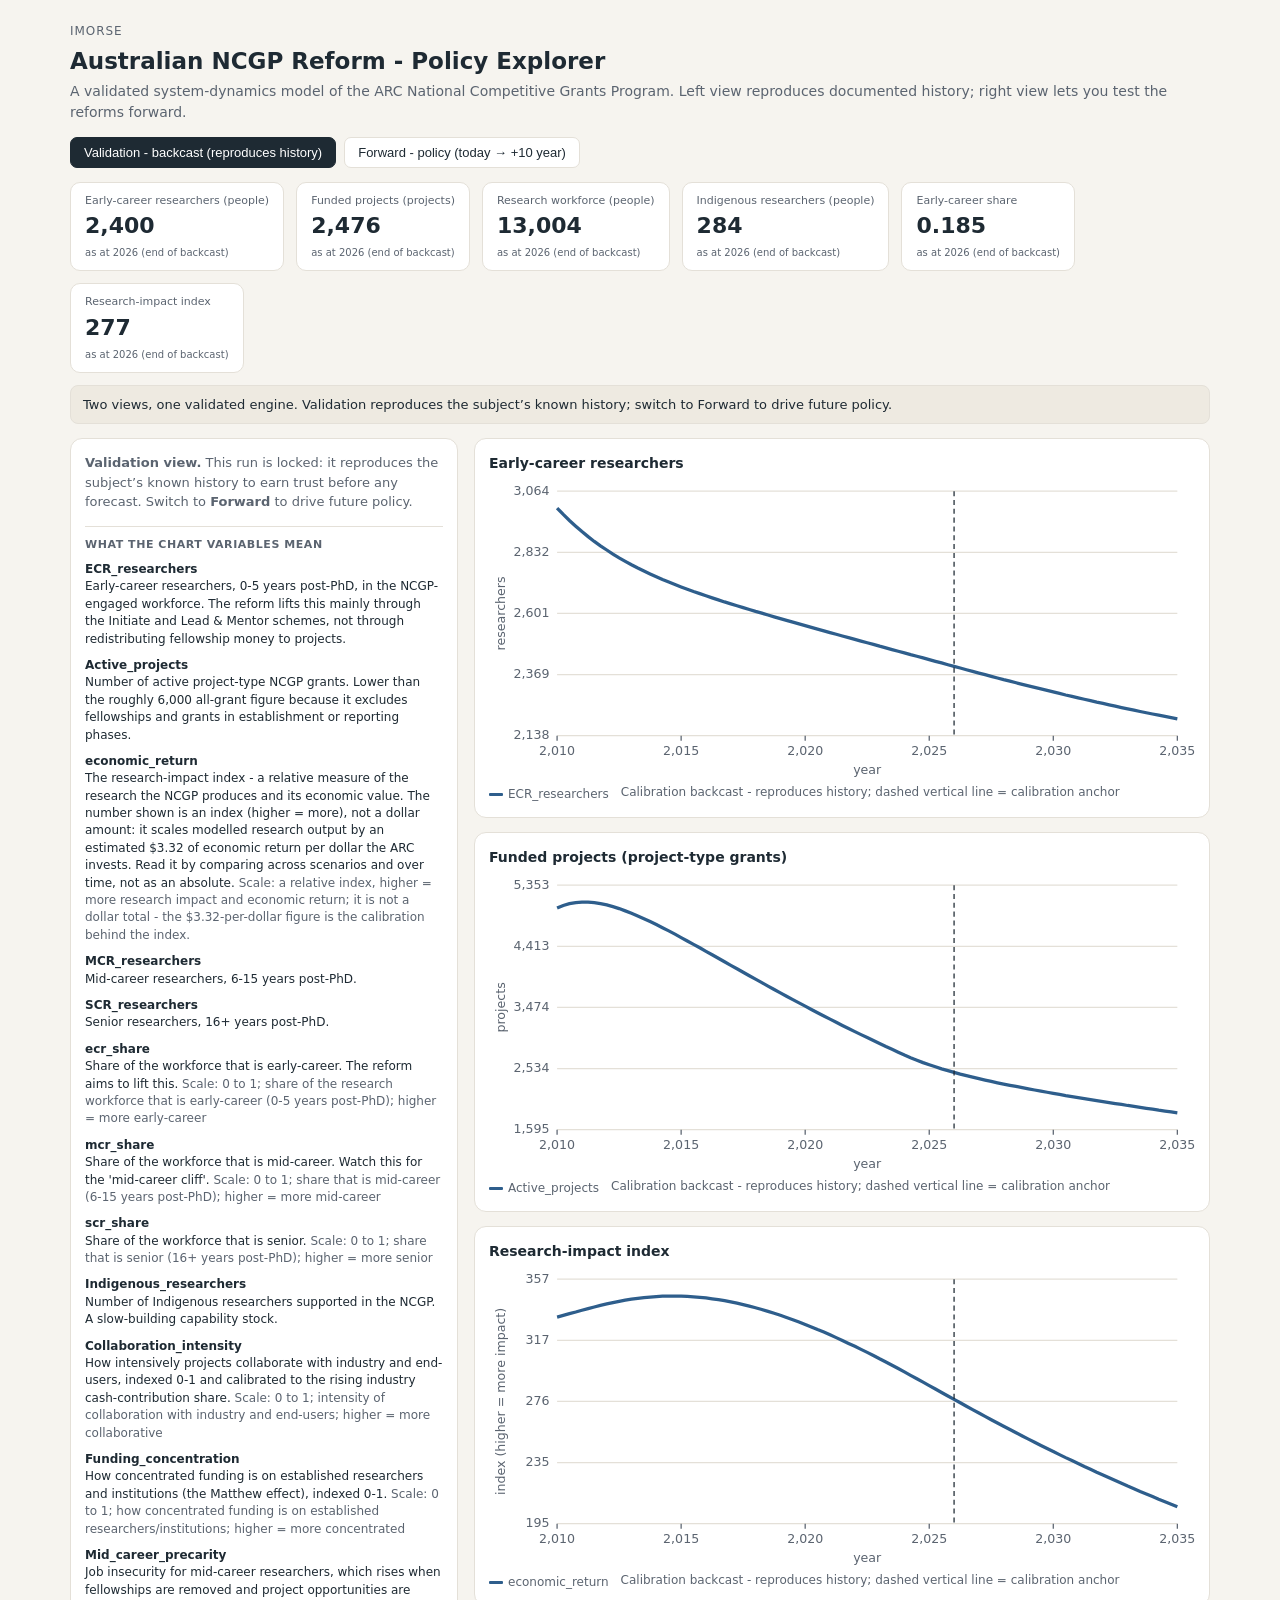
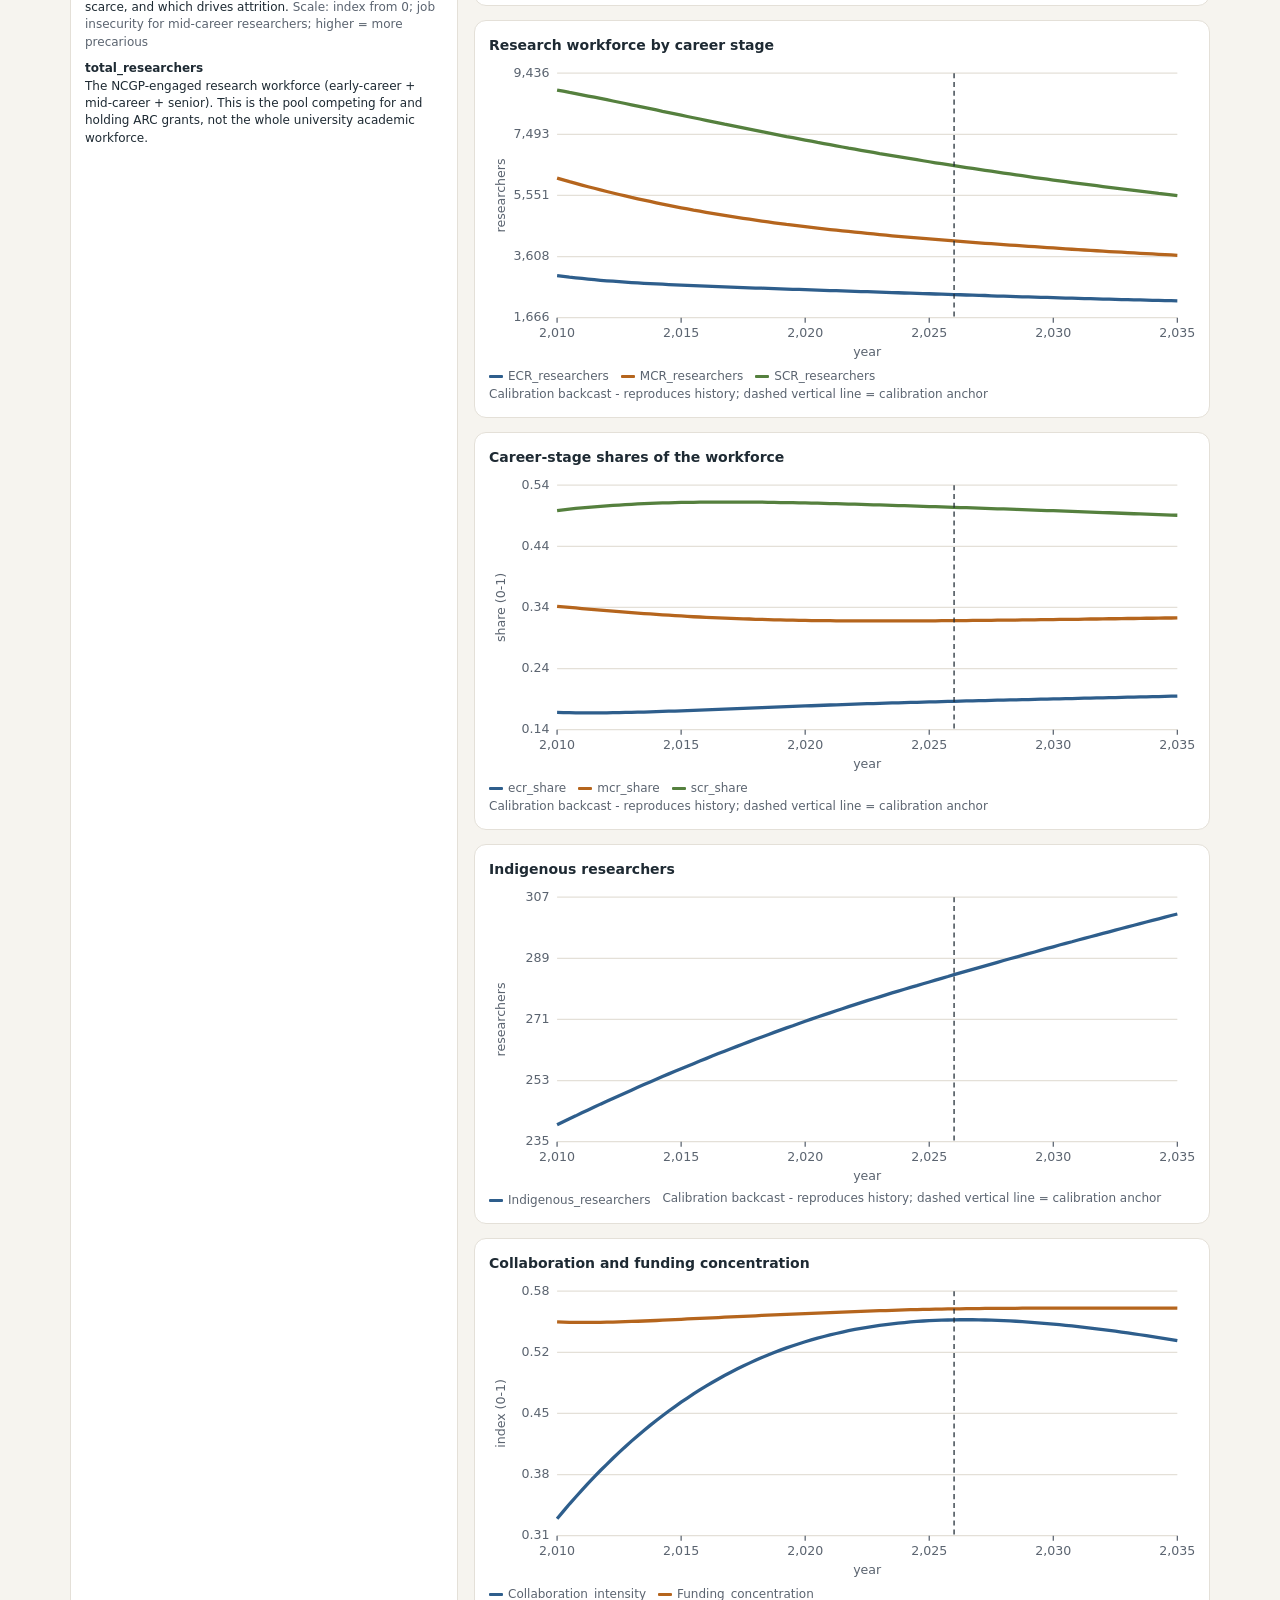
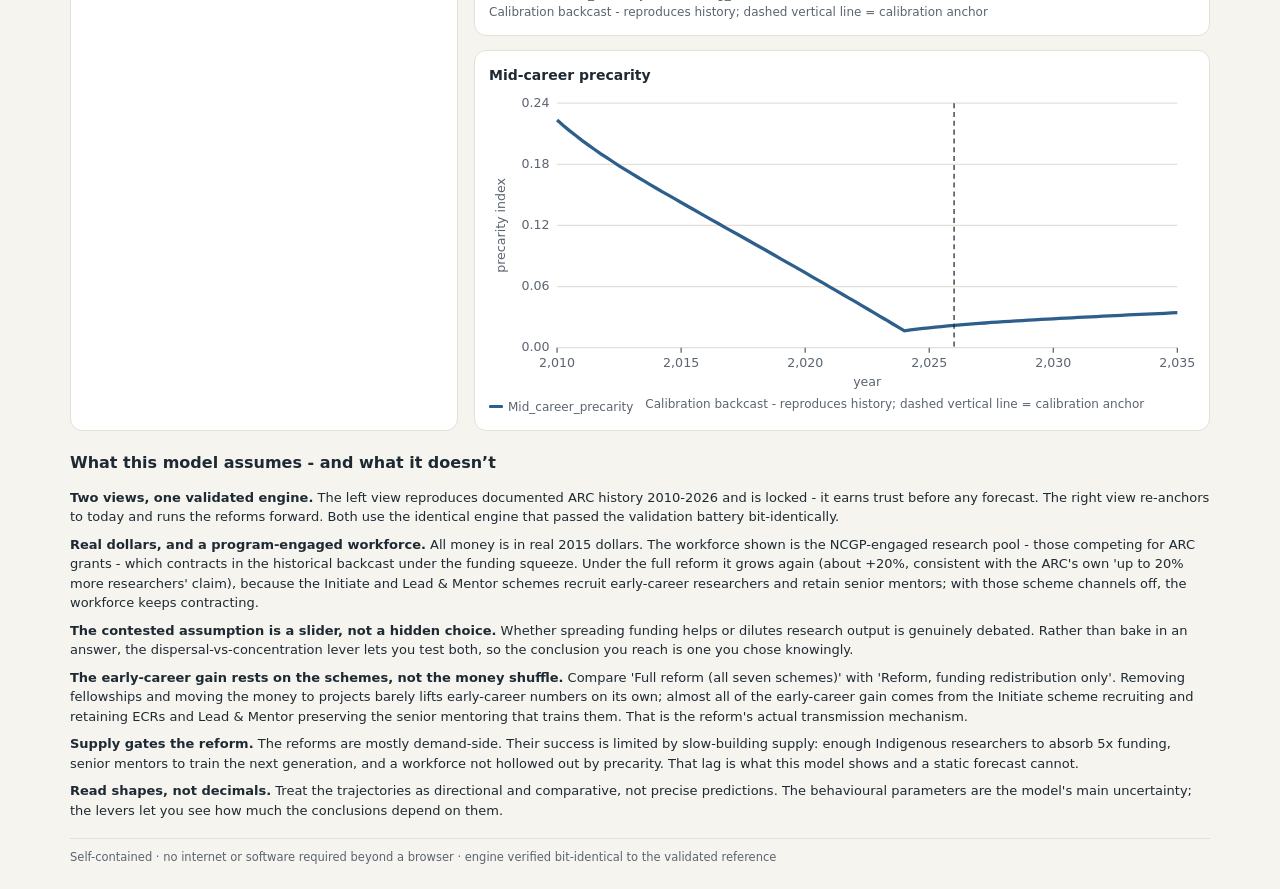
<file: demonstrators/NCGP-demonstrator.html>
<!DOCTYPE html>
<!-- Australian NCGP Reform - Policy Explorer - dual-mode SD dashboard. Author: Andrew Flitman (iMORSE).
     Self-contained: validated engine (generated from model_spec), derived series,
     and presentation layer embedded; no external dependencies. -->
<html lang="en"><head><meta charset="utf-8">
<meta name="viewport" content="width=device-width, initial-scale=1">
<title>Australian NCGP Reform - Policy Explorer</title>
<style>
:root{--ink:#1E2A33;--mute:#5B6470;--paper:#F6F4EF;--card:#fff;--hair:#E4E0D8;--A:#2E5E8C;--B:#B5651D;}
*{box-sizing:border-box}
body{background:var(--paper);color:var(--ink);font-family:system-ui,-apple-system,Segoe UI,Roboto,sans-serif;
 padding:22px 20px;line-height:1.5;max-width:1180px;margin:0 auto}
.kicker{font-size:12px;letter-spacing:.08em;text-transform:uppercase;color:var(--mute)}
h1{font-size:23px;margin:4px 0 2px} .sub{color:var(--mute);font-size:14px;margin-bottom:14px}
.modebar{display:flex;gap:8px;margin:10px 0 14px;flex-wrap:wrap}
.modebtn{font-size:13px;padding:7px 13px;border-radius:7px;cursor:pointer;border:1px solid var(--hair);background:#fff;color:var(--ink)}
.tiles{display:flex;gap:12px;flex-wrap:wrap;margin-bottom:12px}
.tile{background:var(--card);border:1px solid var(--hair);border-radius:10px;padding:10px 14px;min-width:130px}
.tile .tl{font-size:11px;color:var(--mute)} .tile .tv{font-size:22px;font-weight:600} .tile .tw{font-size:10px;color:var(--mute);margin-top:3px}
.note{background:#EEEAE1;border:1px solid var(--hair);border-radius:8px;padding:9px 12px;font-size:13px;margin-bottom:14px}
.grid{display:flex;gap:16px;flex-wrap:wrap}
.card{background:var(--card);border:1px solid var(--hair);border-radius:12px;padding:14px;flex:1 1 320px}
.console{flex:1 1 280px}
.srow{margin:10px 0}
.slab{display:flex;justify-content:space-between;font-size:12.5px}
.sval{font-family:ui-monospace,Menlo,monospace}
input[type=range]{width:100%}
.sunit{font-size:11px;color:var(--mute)}
.abtoggle{display:flex;gap:6px;margin:4px 0 10px}
.abbtn{font-size:12px;padding:4px 12px;border-radius:6px;border:1px solid var(--hair);background:#fff;cursor:pointer}
.charts{flex:2 1 520px;display:flex;flex-direction:column;gap:14px}
.ctitle{font-size:14px;font-weight:600;margin-bottom:2px}
.legend{font-size:12px;color:var(--mute);margin-top:4px}
.assume{margin-top:20px} .assume h2{font-size:16px} .assume p{font-size:13px;margin:0 0 8px}
.foot{margin-top:18px;padding-top:10px;border-top:1px solid var(--hair);font-size:11.5px;color:var(--mute)}
.locked{font-size:13px;color:var(--mute)}
#chartTip{position:fixed;display:none;z-index:50;background:#fff;border:1px solid var(--hair);border-radius:6px;box-shadow:0 2px 10px rgba(30,42,51,.18);padding:8px 10px;font-size:12px;color:var(--ink);pointer-events:none;min-width:180px}
#chartTip .tt{font-weight:600;margin-bottom:4px;color:var(--mute)}
#chartTip .tr{display:flex;align-items:center;gap:6px;margin:2px 0;white-space:nowrap}
#chartTip .sw{width:10px;height:10px;border-radius:2px;display:inline-block;flex:none}
#chartTip .tvv{margin-left:auto;font-weight:600;padding-left:10px}
.gloss{margin-top:14px;border-top:1px solid var(--hair);padding-top:10px}
.gloss h3{font-size:11px;margin:0 0 8px;color:var(--mute);text-transform:uppercase;letter-spacing:.05em}
.gloss .gi{margin:0 0 9px;font-size:12px;line-height:1.45;color:var(--ink)}
.gloss .gi b{display:block}
.gloss .gr{color:var(--mute)}
.legend .ki{display:inline-flex;align-items:center;gap:5px;margin-right:12px}
.legend .ksw{width:14px;height:3px;display:inline-block;border-radius:1px}
</style></head>
<body>
<div class="kicker" id="kicker"></div>
<h1 id="title"></h1>
<div class="sub" id="sub"></div>
<div class="modebar" id="modebar"></div>
<div class="tiles" id="tiles"></div>
<div class="note" id="note"></div>
<div class="grid">
  <div class="card console" id="console"></div>
  <div class="charts" id="charts"></div>
</div>
<div class="assume" id="assume"></div>
<div class="foot" id="foot"></div>

<script>
/* VALIDATED ENGINE (generated from model_spec; do not edit) */
// AUTO-GENERATED from model_spec by build_js_engine.py. Do not edit by hand;
// regenerate from the spec. Bit-identical to the Python reference (sd_engine.py).
"use strict";
function MAX(){ return Math.max.apply(null, arguments); }
function MIN(){ return Math.min.apply(null, arguments); }
function CLIP(x, lo, hi){ return x < lo ? lo : (x > hi ? hi : x); }
function EXP(x){ return Math.exp(x); }
function LOG(x){ return Math.log(x); }
function LN(x){ return Math.log(x); }
function ABS(x){ return Math.abs(x); }
function SQRT(x){ return Math.sqrt(x); }
function POW(a, b){ return Math.pow(a, b); }

const SIM = {"start": 2010, "stop": 2035, "dt": 0.25, "method": "rk4", "time_units": "year"};
const STOCK_NAMES = ["PhD_pipeline", "ECR_researchers", "MCR_researchers", "SCR_researchers", "Active_projects", "Indigenous_researchers", "Track_record", "Knowledge_impact", "Avg_project_cost", "Collaboration_intensity"];
const AUX_ORDER = ["hist_phase", "reform_phase", "fellowship_hist", "fellowship_share_eff", "NCGP_budget_eff", "indig_share_eff", "schemes_eff", "annual_project_cost", "Administrative_burden", "Effective_research_time", "effective_researchers", "Available_researcher_capacity", "Mentoring_capacity", "Mid_career_precarity", "Attrition_pressure", "Funding_concentration", "dispersal_quality", "Project_funding_pool", "funding_slack_projects", "Peer_review_turnaround", "throughput_factor", "quality_factor", "total_researchers", "ecr_share", "mcr_share", "scr_share", "economic_return"];
const REPORT_VARS = ["PhD_pipeline", "ECR_researchers", "MCR_researchers", "SCR_researchers", "Active_projects", "Indigenous_researchers", "Track_record", "Knowledge_impact", "Avg_project_cost", "Collaboration_intensity", "hist_phase", "reform_phase", "fellowship_hist", "fellowship_share_eff", "NCGP_budget_eff", "indig_share_eff", "schemes_eff", "annual_project_cost", "Administrative_burden", "Effective_research_time", "effective_researchers", "Available_researcher_capacity", "Mentoring_capacity", "Mid_career_precarity", "Attrition_pressure", "Funding_concentration", "dispersal_quality", "Project_funding_pool", "funding_slack_projects", "Peer_review_turnaround", "throughput_factor", "quality_factor", "total_researchers", "ecr_share", "mcr_share", "scr_share", "economic_return"];
const BASE_PARAMS = {"hist_start": 2010.0, "hist_end": 2024.0, "reform_year": 2027.0, "reform_ramp": 3.0, "fellowship_2010": 0.24, "fellowship_2024": 0.46, "fellowship_reform_target": 0.2, "ncgp_budget_2010": 810000000.0, "ncgp_budget_2024": 700000000.0, "indig_share_base": 0.01, "indig_share_reform_target": 0.05, "schemes_base": 15.0, "schemes_reform_target": 7.0, "fellowship_removal": 0.0, "indigenous_boost": 0.0, "scheme_simplification": 0.0, "initiate_boost": 0.0, "initiate_ecr_intake": 300.0, "initiate_retention_effect": 0.35, "lead_mentor_boost": 0.0, "lead_mentor_capacity": 100.0, "lead_mentor_senior_retention": 0.15, "lead_mentor_hdr": 100.0, "phd_per_mentoring": 0.12, "hdr_per_project": 0.08, "external_phd_supply": 1500.0, "phd_duration": 4.0, "phd_to_ecr_fraction": 0.22, "ecr_duration": 5.0, "mcr_duration": 10.0, "base_attrition_fraction": 0.025, "retirement_fraction": 0.05, "avg_project_duration": 3.5, "grant_adjust_time": 2.0, "indig_from_funding": 0.1, "ecr_salary": 127000.0, "indig_mentoring_gain": 0.02, "indig_capacity_ceiling": 3000.0, "indig_attrition": 0.03, "track_gain_per_impact": 0.0005, "track_decay": 0.05, "impact_per_project": 0.0024, "impact_decay": 0.1, "roi_per_impact": 3.32, "base_cost_inflation": 0.025, "concentration_cost_sensitivity": 0.005, "collab_gain": 0.075, "impact_ref": 100.0, "partner_pool": 11000.0, "partner_ref": 11000.0, "collab_decay": 0.05, "cocontribution_rate": 0.15, "admin_per_scheme": 0.02, "admin_per_project": 3e-05, "research_time_loss_per_burden": 0.1, "ecr_capacity_weight": 0.7, "researchers_per_project": 2.5, "mentor_per_senior": 0.6, "mentor_per_mcr": 0.3, "precarity_base": 0.2, "precarity_fellowship_sens": 0.4, "fellowship_ref": 0.35, "precarity_opportunity_sens": 0.1, "projects_ref": 5000.0, "precarity_attrition_sens": 0.5, "pull_sens": 0.2, "external_labour_pull": 1.0, "congestion_sens": 0.1, "mcr_congestion_ref": 6100.0, "concentration_base": 0.55, "concentration_track_sens": 0.03, "track_ref": 1.0, "concentration_dispersal_sens": 0.03, "dispersal_output_elasticity": 0.3, "reserve_share": 0.04, "turnaround_base": 1.0, "turnaround_load_sens": 0.3, "review_capacity": 5000.0, "turnaround_sens": 0.05, "track_quality_gain": 0.1};
const STOCK_DEFS = {"PhD_pipeline": {"inflows": ["phd_intake"], "outflows": ["phd_graduation"]}, "ECR_researchers": {"inflows": ["ecr_recruit", "initiate_intake"], "outflows": ["ecr_to_mcr", "ecr_exit"]}, "MCR_researchers": {"inflows": ["ecr_to_mcr"], "outflows": ["mcr_to_scr", "mcr_exit"]}, "SCR_researchers": {"inflows": ["mcr_to_scr"], "outflows": ["scr_exit"]}, "Active_projects": {"inflows": ["new_grants"], "outflows": ["project_completion"]}, "Indigenous_researchers": {"inflows": ["indig_build"], "outflows": ["indig_exit"]}, "Track_record": {"inflows": ["track_gain"], "outflows": ["track_decay_flow"]}, "Knowledge_impact": {"inflows": ["production"], "outflows": ["impact_decay_flow"]}, "Avg_project_cost": {"inflows": ["cost_escalation"], "outflows": []}, "Collaboration_intensity": {"inflows": ["collab_growth"], "outflows": ["collab_decay_flow"]}};

function initials(P) {
  const hist_start = P["hist_start"];
  const hist_end = P["hist_end"];
  const reform_year = P["reform_year"];
  const reform_ramp = P["reform_ramp"];
  const fellowship_2010 = P["fellowship_2010"];
  const fellowship_2024 = P["fellowship_2024"];
  const fellowship_reform_target = P["fellowship_reform_target"];
  const ncgp_budget_2010 = P["ncgp_budget_2010"];
  const ncgp_budget_2024 = P["ncgp_budget_2024"];
  const indig_share_base = P["indig_share_base"];
  const indig_share_reform_target = P["indig_share_reform_target"];
  const schemes_base = P["schemes_base"];
  const schemes_reform_target = P["schemes_reform_target"];
  const fellowship_removal = P["fellowship_removal"];
  const indigenous_boost = P["indigenous_boost"];
  const scheme_simplification = P["scheme_simplification"];
  const initiate_boost = P["initiate_boost"];
  const initiate_ecr_intake = P["initiate_ecr_intake"];
  const initiate_retention_effect = P["initiate_retention_effect"];
  const lead_mentor_boost = P["lead_mentor_boost"];
  const lead_mentor_capacity = P["lead_mentor_capacity"];
  const lead_mentor_senior_retention = P["lead_mentor_senior_retention"];
  const lead_mentor_hdr = P["lead_mentor_hdr"];
  const phd_per_mentoring = P["phd_per_mentoring"];
  const hdr_per_project = P["hdr_per_project"];
  const external_phd_supply = P["external_phd_supply"];
  const phd_duration = P["phd_duration"];
  const phd_to_ecr_fraction = P["phd_to_ecr_fraction"];
  const ecr_duration = P["ecr_duration"];
  const mcr_duration = P["mcr_duration"];
  const base_attrition_fraction = P["base_attrition_fraction"];
  const retirement_fraction = P["retirement_fraction"];
  const avg_project_duration = P["avg_project_duration"];
  const grant_adjust_time = P["grant_adjust_time"];
  const indig_from_funding = P["indig_from_funding"];
  const ecr_salary = P["ecr_salary"];
  const indig_mentoring_gain = P["indig_mentoring_gain"];
  const indig_capacity_ceiling = P["indig_capacity_ceiling"];
  const indig_attrition = P["indig_attrition"];
  const track_gain_per_impact = P["track_gain_per_impact"];
  const track_decay = P["track_decay"];
  const impact_per_project = P["impact_per_project"];
  const impact_decay = P["impact_decay"];
  const roi_per_impact = P["roi_per_impact"];
  const base_cost_inflation = P["base_cost_inflation"];
  const concentration_cost_sensitivity = P["concentration_cost_sensitivity"];
  const collab_gain = P["collab_gain"];
  const impact_ref = P["impact_ref"];
  const partner_pool = P["partner_pool"];
  const partner_ref = P["partner_ref"];
  const collab_decay = P["collab_decay"];
  const cocontribution_rate = P["cocontribution_rate"];
  const admin_per_scheme = P["admin_per_scheme"];
  const admin_per_project = P["admin_per_project"];
  const research_time_loss_per_burden = P["research_time_loss_per_burden"];
  const ecr_capacity_weight = P["ecr_capacity_weight"];
  const researchers_per_project = P["researchers_per_project"];
  const mentor_per_senior = P["mentor_per_senior"];
  const mentor_per_mcr = P["mentor_per_mcr"];
  const precarity_base = P["precarity_base"];
  const precarity_fellowship_sens = P["precarity_fellowship_sens"];
  const fellowship_ref = P["fellowship_ref"];
  const precarity_opportunity_sens = P["precarity_opportunity_sens"];
  const projects_ref = P["projects_ref"];
  const precarity_attrition_sens = P["precarity_attrition_sens"];
  const pull_sens = P["pull_sens"];
  const external_labour_pull = P["external_labour_pull"];
  const congestion_sens = P["congestion_sens"];
  const mcr_congestion_ref = P["mcr_congestion_ref"];
  const concentration_base = P["concentration_base"];
  const concentration_track_sens = P["concentration_track_sens"];
  const track_ref = P["track_ref"];
  const concentration_dispersal_sens = P["concentration_dispersal_sens"];
  const dispersal_output_elasticity = P["dispersal_output_elasticity"];
  const reserve_share = P["reserve_share"];
  const turnaround_base = P["turnaround_base"];
  const turnaround_load_sens = P["turnaround_load_sens"];
  const review_capacity = P["review_capacity"];
  const turnaround_sens = P["turnaround_sens"];
  const track_quality_gain = P["track_quality_gain"];
  const s0 = {};
  s0["PhD_pipeline"] = 11000.0;
  s0["ECR_researchers"] = 3000.0;
  s0["MCR_researchers"] = 6100.0;
  s0["SCR_researchers"] = 8900.0;
  s0["Active_projects"] = 5000.0;
  s0["Indigenous_researchers"] = 240.0;
  s0["Track_record"] = 1.0;
  s0["Knowledge_impact"] = 100.0;
  s0["Avg_project_cost"] = 385000.0;
  s0["Collaboration_intensity"] = 0.33;
  return s0;
}

function auxValues(S, P, t) {
  const hist_start = P["hist_start"];
  const hist_end = P["hist_end"];
  const reform_year = P["reform_year"];
  const reform_ramp = P["reform_ramp"];
  const fellowship_2010 = P["fellowship_2010"];
  const fellowship_2024 = P["fellowship_2024"];
  const fellowship_reform_target = P["fellowship_reform_target"];
  const ncgp_budget_2010 = P["ncgp_budget_2010"];
  const ncgp_budget_2024 = P["ncgp_budget_2024"];
  const indig_share_base = P["indig_share_base"];
  const indig_share_reform_target = P["indig_share_reform_target"];
  const schemes_base = P["schemes_base"];
  const schemes_reform_target = P["schemes_reform_target"];
  const fellowship_removal = P["fellowship_removal"];
  const indigenous_boost = P["indigenous_boost"];
  const scheme_simplification = P["scheme_simplification"];
  const initiate_boost = P["initiate_boost"];
  const initiate_ecr_intake = P["initiate_ecr_intake"];
  const initiate_retention_effect = P["initiate_retention_effect"];
  const lead_mentor_boost = P["lead_mentor_boost"];
  const lead_mentor_capacity = P["lead_mentor_capacity"];
  const lead_mentor_senior_retention = P["lead_mentor_senior_retention"];
  const lead_mentor_hdr = P["lead_mentor_hdr"];
  const phd_per_mentoring = P["phd_per_mentoring"];
  const hdr_per_project = P["hdr_per_project"];
  const external_phd_supply = P["external_phd_supply"];
  const phd_duration = P["phd_duration"];
  const phd_to_ecr_fraction = P["phd_to_ecr_fraction"];
  const ecr_duration = P["ecr_duration"];
  const mcr_duration = P["mcr_duration"];
  const base_attrition_fraction = P["base_attrition_fraction"];
  const retirement_fraction = P["retirement_fraction"];
  const avg_project_duration = P["avg_project_duration"];
  const grant_adjust_time = P["grant_adjust_time"];
  const indig_from_funding = P["indig_from_funding"];
  const ecr_salary = P["ecr_salary"];
  const indig_mentoring_gain = P["indig_mentoring_gain"];
  const indig_capacity_ceiling = P["indig_capacity_ceiling"];
  const indig_attrition = P["indig_attrition"];
  const track_gain_per_impact = P["track_gain_per_impact"];
  const track_decay = P["track_decay"];
  const impact_per_project = P["impact_per_project"];
  const impact_decay = P["impact_decay"];
  const roi_per_impact = P["roi_per_impact"];
  const base_cost_inflation = P["base_cost_inflation"];
  const concentration_cost_sensitivity = P["concentration_cost_sensitivity"];
  const collab_gain = P["collab_gain"];
  const impact_ref = P["impact_ref"];
  const partner_pool = P["partner_pool"];
  const partner_ref = P["partner_ref"];
  const collab_decay = P["collab_decay"];
  const cocontribution_rate = P["cocontribution_rate"];
  const admin_per_scheme = P["admin_per_scheme"];
  const admin_per_project = P["admin_per_project"];
  const research_time_loss_per_burden = P["research_time_loss_per_burden"];
  const ecr_capacity_weight = P["ecr_capacity_weight"];
  const researchers_per_project = P["researchers_per_project"];
  const mentor_per_senior = P["mentor_per_senior"];
  const mentor_per_mcr = P["mentor_per_mcr"];
  const precarity_base = P["precarity_base"];
  const precarity_fellowship_sens = P["precarity_fellowship_sens"];
  const fellowship_ref = P["fellowship_ref"];
  const precarity_opportunity_sens = P["precarity_opportunity_sens"];
  const projects_ref = P["projects_ref"];
  const precarity_attrition_sens = P["precarity_attrition_sens"];
  const pull_sens = P["pull_sens"];
  const external_labour_pull = P["external_labour_pull"];
  const congestion_sens = P["congestion_sens"];
  const mcr_congestion_ref = P["mcr_congestion_ref"];
  const concentration_base = P["concentration_base"];
  const concentration_track_sens = P["concentration_track_sens"];
  const track_ref = P["track_ref"];
  const concentration_dispersal_sens = P["concentration_dispersal_sens"];
  const dispersal_output_elasticity = P["dispersal_output_elasticity"];
  const reserve_share = P["reserve_share"];
  const turnaround_base = P["turnaround_base"];
  const turnaround_load_sens = P["turnaround_load_sens"];
  const review_capacity = P["review_capacity"];
  const turnaround_sens = P["turnaround_sens"];
  const track_quality_gain = P["track_quality_gain"];
  const PhD_pipeline = S["PhD_pipeline"];
  const ECR_researchers = S["ECR_researchers"];
  const MCR_researchers = S["MCR_researchers"];
  const SCR_researchers = S["SCR_researchers"];
  const Active_projects = S["Active_projects"];
  const Indigenous_researchers = S["Indigenous_researchers"];
  const Track_record = S["Track_record"];
  const Knowledge_impact = S["Knowledge_impact"];
  const Avg_project_cost = S["Avg_project_cost"];
  const Collaboration_intensity = S["Collaboration_intensity"];
  const TIME = t;
  const hist_phase = (CLIP((TIME - hist_start)/(hist_end - hist_start), 0, 1));
  const reform_phase = (CLIP((TIME - reform_year)/reform_ramp, 0, 1));
  const fellowship_hist = (fellowship_2010 + (fellowship_2024 - fellowship_2010)*hist_phase);
  const fellowship_share_eff = (fellowship_hist + (fellowship_reform_target - fellowship_hist)*fellowship_removal*reform_phase);
  const NCGP_budget_eff = (ncgp_budget_2010 + (ncgp_budget_2024 - ncgp_budget_2010)*hist_phase);
  const indig_share_eff = (indig_share_base + (indig_share_reform_target - indig_share_base)*indigenous_boost*reform_phase);
  const schemes_eff = (schemes_base + (schemes_reform_target - schemes_base)*scheme_simplification*reform_phase);
  const annual_project_cost = (Avg_project_cost/avg_project_duration);
  const Administrative_burden = (admin_per_scheme*schemes_eff + admin_per_project*Active_projects);
  const Effective_research_time = (MAX(0.2, 1 - research_time_loss_per_burden*Administrative_burden));
  const effective_researchers = ((ECR_researchers*ecr_capacity_weight + MCR_researchers + SCR_researchers + Indigenous_researchers)*Effective_research_time);
  const Available_researcher_capacity = (effective_researchers/researchers_per_project - Active_projects);
  const Mentoring_capacity = (mentor_per_senior*SCR_researchers + mentor_per_mcr*MCR_researchers + lead_mentor_boost*lead_mentor_capacity*reform_phase);
  const Mid_career_precarity = (MAX(0, precarity_base + precarity_fellowship_sens*(1 - fellowship_share_eff/fellowship_ref) - precarity_opportunity_sens*(Active_projects/projects_ref)));
  const Attrition_pressure = (1 + precarity_attrition_sens*Mid_career_precarity + pull_sens*external_labour_pull + congestion_sens*(MCR_researchers/mcr_congestion_ref));
  const Funding_concentration = (MAX(0, MIN(1, concentration_base + concentration_track_sens*(Track_record/track_ref) - concentration_dispersal_sens*(Active_projects/projects_ref))));
  const dispersal_quality = (1 + dispersal_output_elasticity*(0.5 - Funding_concentration));
  const Project_funding_pool = (NCGP_budget_eff*(1 - fellowship_share_eff - indig_share_eff - reserve_share) + cocontribution_rate*Collaboration_intensity*NCGP_budget_eff - Active_projects*annual_project_cost);
  const funding_slack_projects = (Project_funding_pool/annual_project_cost);
  const Peer_review_turnaround = (turnaround_base*(1 + turnaround_load_sens*(Active_projects/review_capacity)));
  const throughput_factor = (1/(1 + turnaround_sens*Peer_review_turnaround));
  const quality_factor = (1 + track_quality_gain*(Track_record/track_ref - 1));
  const total_researchers = (ECR_researchers + MCR_researchers + SCR_researchers);
  const ecr_share = (ECR_researchers/MAX(1, total_researchers));
  const mcr_share = (MCR_researchers/MAX(1, total_researchers));
  const scr_share = (SCR_researchers/MAX(1, total_researchers));
  const economic_return = (Knowledge_impact*roi_per_impact);
  return {"hist_phase": hist_phase, "reform_phase": reform_phase, "fellowship_hist": fellowship_hist, "fellowship_share_eff": fellowship_share_eff, "NCGP_budget_eff": NCGP_budget_eff, "indig_share_eff": indig_share_eff, "schemes_eff": schemes_eff, "annual_project_cost": annual_project_cost, "Administrative_burden": Administrative_burden, "Effective_research_time": Effective_research_time, "effective_researchers": effective_researchers, "Available_researcher_capacity": Available_researcher_capacity, "Mentoring_capacity": Mentoring_capacity, "Mid_career_precarity": Mid_career_precarity, "Attrition_pressure": Attrition_pressure, "Funding_concentration": Funding_concentration, "dispersal_quality": dispersal_quality, "Project_funding_pool": Project_funding_pool, "funding_slack_projects": funding_slack_projects, "Peer_review_turnaround": Peer_review_turnaround, "throughput_factor": throughput_factor, "quality_factor": quality_factor, "total_researchers": total_researchers, "ecr_share": ecr_share, "mcr_share": mcr_share, "scr_share": scr_share, "economic_return": economic_return};
}

function deriv(S, P, t) {
  const hist_start = P["hist_start"];
  const hist_end = P["hist_end"];
  const reform_year = P["reform_year"];
  const reform_ramp = P["reform_ramp"];
  const fellowship_2010 = P["fellowship_2010"];
  const fellowship_2024 = P["fellowship_2024"];
  const fellowship_reform_target = P["fellowship_reform_target"];
  const ncgp_budget_2010 = P["ncgp_budget_2010"];
  const ncgp_budget_2024 = P["ncgp_budget_2024"];
  const indig_share_base = P["indig_share_base"];
  const indig_share_reform_target = P["indig_share_reform_target"];
  const schemes_base = P["schemes_base"];
  const schemes_reform_target = P["schemes_reform_target"];
  const fellowship_removal = P["fellowship_removal"];
  const indigenous_boost = P["indigenous_boost"];
  const scheme_simplification = P["scheme_simplification"];
  const initiate_boost = P["initiate_boost"];
  const initiate_ecr_intake = P["initiate_ecr_intake"];
  const initiate_retention_effect = P["initiate_retention_effect"];
  const lead_mentor_boost = P["lead_mentor_boost"];
  const lead_mentor_capacity = P["lead_mentor_capacity"];
  const lead_mentor_senior_retention = P["lead_mentor_senior_retention"];
  const lead_mentor_hdr = P["lead_mentor_hdr"];
  const phd_per_mentoring = P["phd_per_mentoring"];
  const hdr_per_project = P["hdr_per_project"];
  const external_phd_supply = P["external_phd_supply"];
  const phd_duration = P["phd_duration"];
  const phd_to_ecr_fraction = P["phd_to_ecr_fraction"];
  const ecr_duration = P["ecr_duration"];
  const mcr_duration = P["mcr_duration"];
  const base_attrition_fraction = P["base_attrition_fraction"];
  const retirement_fraction = P["retirement_fraction"];
  const avg_project_duration = P["avg_project_duration"];
  const grant_adjust_time = P["grant_adjust_time"];
  const indig_from_funding = P["indig_from_funding"];
  const ecr_salary = P["ecr_salary"];
  const indig_mentoring_gain = P["indig_mentoring_gain"];
  const indig_capacity_ceiling = P["indig_capacity_ceiling"];
  const indig_attrition = P["indig_attrition"];
  const track_gain_per_impact = P["track_gain_per_impact"];
  const track_decay = P["track_decay"];
  const impact_per_project = P["impact_per_project"];
  const impact_decay = P["impact_decay"];
  const roi_per_impact = P["roi_per_impact"];
  const base_cost_inflation = P["base_cost_inflation"];
  const concentration_cost_sensitivity = P["concentration_cost_sensitivity"];
  const collab_gain = P["collab_gain"];
  const impact_ref = P["impact_ref"];
  const partner_pool = P["partner_pool"];
  const partner_ref = P["partner_ref"];
  const collab_decay = P["collab_decay"];
  const cocontribution_rate = P["cocontribution_rate"];
  const admin_per_scheme = P["admin_per_scheme"];
  const admin_per_project = P["admin_per_project"];
  const research_time_loss_per_burden = P["research_time_loss_per_burden"];
  const ecr_capacity_weight = P["ecr_capacity_weight"];
  const researchers_per_project = P["researchers_per_project"];
  const mentor_per_senior = P["mentor_per_senior"];
  const mentor_per_mcr = P["mentor_per_mcr"];
  const precarity_base = P["precarity_base"];
  const precarity_fellowship_sens = P["precarity_fellowship_sens"];
  const fellowship_ref = P["fellowship_ref"];
  const precarity_opportunity_sens = P["precarity_opportunity_sens"];
  const projects_ref = P["projects_ref"];
  const precarity_attrition_sens = P["precarity_attrition_sens"];
  const pull_sens = P["pull_sens"];
  const external_labour_pull = P["external_labour_pull"];
  const congestion_sens = P["congestion_sens"];
  const mcr_congestion_ref = P["mcr_congestion_ref"];
  const concentration_base = P["concentration_base"];
  const concentration_track_sens = P["concentration_track_sens"];
  const track_ref = P["track_ref"];
  const concentration_dispersal_sens = P["concentration_dispersal_sens"];
  const dispersal_output_elasticity = P["dispersal_output_elasticity"];
  const reserve_share = P["reserve_share"];
  const turnaround_base = P["turnaround_base"];
  const turnaround_load_sens = P["turnaround_load_sens"];
  const review_capacity = P["review_capacity"];
  const turnaround_sens = P["turnaround_sens"];
  const track_quality_gain = P["track_quality_gain"];
  const PhD_pipeline = S["PhD_pipeline"];
  const ECR_researchers = S["ECR_researchers"];
  const MCR_researchers = S["MCR_researchers"];
  const SCR_researchers = S["SCR_researchers"];
  const Active_projects = S["Active_projects"];
  const Indigenous_researchers = S["Indigenous_researchers"];
  const Track_record = S["Track_record"];
  const Knowledge_impact = S["Knowledge_impact"];
  const Avg_project_cost = S["Avg_project_cost"];
  const Collaboration_intensity = S["Collaboration_intensity"];
  const TIME = t;
  const hist_phase = (CLIP((TIME - hist_start)/(hist_end - hist_start), 0, 1));
  const reform_phase = (CLIP((TIME - reform_year)/reform_ramp, 0, 1));
  const fellowship_hist = (fellowship_2010 + (fellowship_2024 - fellowship_2010)*hist_phase);
  const fellowship_share_eff = (fellowship_hist + (fellowship_reform_target - fellowship_hist)*fellowship_removal*reform_phase);
  const NCGP_budget_eff = (ncgp_budget_2010 + (ncgp_budget_2024 - ncgp_budget_2010)*hist_phase);
  const indig_share_eff = (indig_share_base + (indig_share_reform_target - indig_share_base)*indigenous_boost*reform_phase);
  const schemes_eff = (schemes_base + (schemes_reform_target - schemes_base)*scheme_simplification*reform_phase);
  const annual_project_cost = (Avg_project_cost/avg_project_duration);
  const Administrative_burden = (admin_per_scheme*schemes_eff + admin_per_project*Active_projects);
  const Effective_research_time = (MAX(0.2, 1 - research_time_loss_per_burden*Administrative_burden));
  const effective_researchers = ((ECR_researchers*ecr_capacity_weight + MCR_researchers + SCR_researchers + Indigenous_researchers)*Effective_research_time);
  const Available_researcher_capacity = (effective_researchers/researchers_per_project - Active_projects);
  const Mentoring_capacity = (mentor_per_senior*SCR_researchers + mentor_per_mcr*MCR_researchers + lead_mentor_boost*lead_mentor_capacity*reform_phase);
  const Mid_career_precarity = (MAX(0, precarity_base + precarity_fellowship_sens*(1 - fellowship_share_eff/fellowship_ref) - precarity_opportunity_sens*(Active_projects/projects_ref)));
  const Attrition_pressure = (1 + precarity_attrition_sens*Mid_career_precarity + pull_sens*external_labour_pull + congestion_sens*(MCR_researchers/mcr_congestion_ref));
  const Funding_concentration = (MAX(0, MIN(1, concentration_base + concentration_track_sens*(Track_record/track_ref) - concentration_dispersal_sens*(Active_projects/projects_ref))));
  const dispersal_quality = (1 + dispersal_output_elasticity*(0.5 - Funding_concentration));
  const Project_funding_pool = (NCGP_budget_eff*(1 - fellowship_share_eff - indig_share_eff - reserve_share) + cocontribution_rate*Collaboration_intensity*NCGP_budget_eff - Active_projects*annual_project_cost);
  const funding_slack_projects = (Project_funding_pool/annual_project_cost);
  const Peer_review_turnaround = (turnaround_base*(1 + turnaround_load_sens*(Active_projects/review_capacity)));
  const throughput_factor = (1/(1 + turnaround_sens*Peer_review_turnaround));
  const quality_factor = (1 + track_quality_gain*(Track_record/track_ref - 1));
  const total_researchers = (ECR_researchers + MCR_researchers + SCR_researchers);
  const ecr_share = (ECR_researchers/MAX(1, total_researchers));
  const mcr_share = (MCR_researchers/MAX(1, total_researchers));
  const scr_share = (SCR_researchers/MAX(1, total_researchers));
  const economic_return = (Knowledge_impact*roi_per_impact);
  const phd_intake = (phd_per_mentoring*Mentoring_capacity + hdr_per_project*Active_projects + external_phd_supply + lead_mentor_boost*lead_mentor_hdr*reform_phase);
  const phd_graduation = (PhD_pipeline/phd_duration);
  const ecr_recruit = ((PhD_pipeline/phd_duration)*phd_to_ecr_fraction);
  const initiate_intake = (initiate_boost*initiate_ecr_intake*reform_phase);
  const ecr_to_mcr = (ECR_researchers/ecr_duration);
  const ecr_exit = (ECR_researchers*base_attrition_fraction*Attrition_pressure*(1 - initiate_boost*initiate_retention_effect*reform_phase));
  const mcr_to_scr = (MCR_researchers/mcr_duration);
  const mcr_exit = (MCR_researchers*base_attrition_fraction*Attrition_pressure*(1 - lead_mentor_boost*lead_mentor_senior_retention*reform_phase));
  const scr_exit = (SCR_researchers*(base_attrition_fraction*Attrition_pressure + retirement_fraction)*(1 - lead_mentor_boost*lead_mentor_senior_retention*reform_phase));
  const new_grants = (MAX(0, Active_projects/avg_project_duration + MIN(funding_slack_projects, Available_researcher_capacity)/grant_adjust_time)*throughput_factor*quality_factor);
  const project_completion = (Active_projects/avg_project_duration);
  const indig_build = (indig_from_funding*(indig_share_eff*NCGP_budget_eff/ecr_salary) + indig_mentoring_gain*Indigenous_researchers*(1 - Indigenous_researchers/indig_capacity_ceiling));
  const indig_exit = (Indigenous_researchers*indig_attrition);
  const track_gain = (Knowledge_impact*track_gain_per_impact);
  const track_decay_flow = (Track_record*track_decay);
  const production = (Active_projects*impact_per_project*Effective_research_time*dispersal_quality);
  const impact_decay_flow = (Knowledge_impact*impact_decay);
  const cost_escalation = (Avg_project_cost*(base_cost_inflation + concentration_cost_sensitivity*Funding_concentration));
  const collab_growth = (collab_gain*(Knowledge_impact/impact_ref)*(partner_pool/partner_ref)*(1 - Collaboration_intensity));
  const collab_decay_flow = (Collaboration_intensity*collab_decay);
  const d = {};
  d["PhD_pipeline"] = (phd_intake) - (phd_graduation);
  d["ECR_researchers"] = (ecr_recruit + initiate_intake) - (ecr_to_mcr + ecr_exit);
  d["MCR_researchers"] = (ecr_to_mcr) - (mcr_to_scr + mcr_exit);
  d["SCR_researchers"] = (mcr_to_scr) - (scr_exit);
  d["Active_projects"] = (new_grants) - (project_completion);
  d["Indigenous_researchers"] = (indig_build) - (indig_exit);
  d["Track_record"] = (track_gain) - (track_decay_flow);
  d["Knowledge_impact"] = (production) - (impact_decay_flow);
  d["Avg_project_cost"] = (cost_escalation) - (0);
  d["Collaboration_intensity"] = (collab_growth) - (collab_decay_flow);
  return d;
}

// Core stepper. opts may carry { initialStocks, start, stop } so the forward
// run can be seeded from the calibration endpoint at t0. The integrator is
// byte-identical to the checkpoint path validated in Stage 5.
function stepAll(overrides, opts) {
  opts = opts || {};
  const P = Object.assign({}, BASE_PARAMS, overrides || {});
  const dt = SIM.dt;
  const start = (opts.start !== undefined) ? opts.start : SIM.start;
  const stop = (opts.stop !== undefined) ? opts.stop : SIM.stop;
  const method = (SIM.method || "rk4").toLowerCase();
  let S = opts.initialStocks ? Object.assign({}, opts.initialStocks) : initials(P);
  const mins = {}; STOCK_NAMES.forEach(s => mins[s] = S[s]);
  const times = [];
  const series = {}; REPORT_VARS.forEach(v => series[v] = []);
  const STOCKSET = new Set(STOCK_NAMES);
  function record(tt) {
    const a = auxValues(S, P, tt);
    times.push(tt);
    REPORT_VARS.forEach(v => series[v].push(STOCKSET.has(v) ? S[v] : a[v]));
  }
  let t = start;
  const nsteps = Math.round((stop - start) / dt);
  record(start);
  for (let i = 0; i < nsteps; i++) {
    if (method === "euler") {
      const k1 = deriv(S, P, t);
      const ns = {}; STOCK_NAMES.forEach(s => ns[s] = S[s] + dt * k1[s]); S = ns;
    } else {
      const k1 = deriv(S, P, t);
      const s2 = {}; STOCK_NAMES.forEach(s => s2[s] = S[s] + 0.5 * dt * k1[s]);
      const k2 = deriv(s2, P, t + 0.5 * dt);
      const s3 = {}; STOCK_NAMES.forEach(s => s3[s] = S[s] + 0.5 * dt * k2[s]);
      const k3 = deriv(s3, P, t + 0.5 * dt);
      const s4 = {}; STOCK_NAMES.forEach(s => s4[s] = S[s] + dt * k3[s]);
      const k4 = deriv(s4, P, t + dt);
      const ns = {};
      STOCK_NAMES.forEach(s => ns[s] = S[s] + dt / 6.0 * (k1[s] + 2*k2[s] + 2*k3[s] + k4[s]));
      S = ns;
    }
    t = start + (i + 1) * dt;
    STOCK_NAMES.forEach(s => { if (S[s] < mins[s]) mins[s] = S[s]; });
    record(t);
  }
  return { times: times, series: series, finalStocks: S, mins: mins };
}

// Full time series + endpoint stock vector — for the dashboard.
function simulate(overrides, opts) { return stepAll(overrides, opts); }
function final_state(overrides, opts) { return stepAll(overrides, opts).finalStocks; }

// Checkpoint matrix — the Stage 5 validation path (numerics unchanged).
function run(overrides, checkpoints, opts) {
  const out = stepAll(overrides, opts);
  const cpset = new Set(checkpoints.map(c => c.toFixed(6)));
  const captured = {};
  out.times.forEach((tt, i) => {
    if (cpset.has(tt.toFixed(6))) {
      const row = {};
      REPORT_VARS.forEach(v => row[v] = out.series[v][i]);
      captured[tt.toFixed(6)] = row;
    }
  });
  return { checkpoints: captured, stock_mins: out.mins };
}

if (typeof require !== "undefined" && require.main === module) {
  const fs = require("fs");
  const scen = JSON.parse(fs.readFileSync(process.argv[2], "utf-8"));
  const checkpoints = scen.checkpoints || [SIM.start, SIM.stop];
  const out = { engine: "javascript", report_vars: REPORT_VARS, scenarios: {} };
  scen.scenarios.forEach(sc => { out.scenarios[sc.name] = run(sc.overrides || {}, checkpoints); });
  fs.writeFileSync(process.argv[3], JSON.stringify(out, null, 2));
  console.log("PASS: javascript twin ran " + scen.scenarios.length + " scenario(s).");
}
if (typeof module !== "undefined" && module.exports) {
  module.exports = { run, simulate, final_state, REPORT_VARS, STOCK_NAMES, SIM };
}

/* dashboard configuration */
var DASH = {"title": "Australian NCGP Reform - Policy Explorer", "kicker": "iMORSE", "subtitle": "A validated system-dynamics model of the ARC National Competitive Grants Program. Left view reproduces documented history; right view lets you test the reforms forward.", "headline_var": "ECR_researchers", "forward_anchor": 2026, "forward_horizon": 10, "backcast_overrides": {}, "tiles": [{"var": "ECR_researchers", "label": "Early-career researchers", "unit": "people", "decimals": 0}, {"var": "Active_projects", "label": "Funded projects", "unit": "projects", "decimals": 0}, {"var": "total_researchers", "label": "Research workforce", "unit": "people", "decimals": 0}, {"var": "Indigenous_researchers", "label": "Indigenous researchers", "unit": "people", "decimals": 0}, {"var": "ecr_share", "label": "Early-career share", "unit": "", "decimals": 3}, {"var": "economic_return", "label": "Research-impact index", "unit": "", "decimals": 0}], "charts": [{"title": "Early-career researchers", "vars": ["ECR_researchers"], "y_label": "researchers", "invert_y": false}, {"title": "Funded projects (project-type grants)", "vars": ["Active_projects"], "y_label": "projects", "invert_y": false}, {"title": "Research-impact index", "vars": ["economic_return"], "y_label": "index (higher = more impact)", "invert_y": false}, {"title": "Research workforce by career stage", "vars": ["ECR_researchers", "MCR_researchers", "SCR_researchers"], "y_label": "researchers", "invert_y": false}, {"title": "Career-stage shares of the workforce", "vars": ["ecr_share", "mcr_share", "scr_share"], "y_label": "share (0-1)", "invert_y": false}, {"title": "Indigenous researchers", "vars": ["Indigenous_researchers"], "y_label": "researchers", "invert_y": false}, {"title": "Collaboration and funding concentration", "vars": ["Collaboration_intensity", "Funding_concentration"], "y_label": "index (0-1)", "invert_y": false}, {"title": "Mid-career precarity", "vars": ["Mid_career_precarity"], "y_label": "precarity index", "invert_y": false}], "controls": [{"param": "fellowship_removal", "label": "Remove senior/mid-career fellowships", "min": 0, "max": 1, "step": 0.1, "unit": "0-1", "description": "The core reform. At 1, salaried mid-career and senior fellowships are fully removed from 2027 and that money is redirected to project grants; at 0, fellowships continue as today."}, {"param": "indigenous_boost", "label": "Lift Indigenous funding 1% to 5%", "min": 0, "max": 1, "step": 0.1, "unit": "0-1", "description": "At 1, dedicated Indigenous research funding rises from about 1 percent of the program to 5 percent from 2027; at 0 it stays at 1 percent."}, {"param": "scheme_simplification", "label": "Simplify 15 schemes to 7", "min": 0, "max": 1, "step": 0.1, "unit": "0-1", "description": "At 1, the program is simplified from 15 schemes to 7 from 2027, lowering administrative burden and freeing researcher time; at 0 the current 15 schemes remain."}, {"param": "initiate_boost", "label": "Initiate + ECR salaries (early-career recruitment)", "min": 0, "max": 1, "step": 0.1, "unit": "0-1", "description": "The reform's dedicated early-career channel. At 1, the Initiate fellowship scheme (~300 grants/round, 0-5 years post-PhD) and early-career salary eligibility in all project grants recruit and retain early-career researchers from 2027; at 0 that channel is off."}, {"param": "lead_mentor_boost", "label": "Lead & Mentor (preserve senior mentoring)", "min": 0, "max": 1, "step": 0.1, "unit": "0-1", "description": "The reform's senior-mentoring channel. At 1, the Lead & Mentor scheme (~50 grants, each funding ~2 postdocs and ~2 HDRs) sustains senior/mid-career mentoring capacity and feeds the HDR pipeline from 2027, softening the loss from fellowship removal; at 0 it is off."}, {"param": "dispersal_output_elasticity", "label": "Dispersal-vs-concentration effect on output", "min": -0.5, "max": 1.0, "step": 0.1, "unit": "elasticity", "description": "The contested assumption. Above 0, spreading funding across more, smaller projects raises research output; below 0, concentrating funding on established performers raises it. Set it to test both sides of the debate."}, {"param": "external_labour_pull", "label": "Labour-market pull out of academia", "min": 0.5, "max": 3.0, "step": 0.1, "unit": "multiplier", "description": "How strongly industry and other sectors draw researchers out of academic research. Higher values mean faster attrition, especially when precarity is high."}], "scales": {"fellowship_removal": "0 = keep fellowships, 1 = fully removed from 2027; higher = more removed", "indigenous_boost": "0 = 1% funding, 1 = 5% funding; higher = more Indigenous funding", "scheme_simplification": "0 = 15 schemes, 1 = 7 schemes; higher = simpler program", "dispersal_output_elasticity": "negative = concentration raises output, positive = dispersal raises output; 0 = neutral", "external_labour_pull": "1 = baseline pull, 3 = strong pull; higher = faster attrition", "ecr_share": "0 to 1; share of the research workforce that is early-career (0-5 years post-PhD); higher = more early-career", "mcr_share": "0 to 1; share that is mid-career (6-15 years post-PhD); higher = more mid-career", "scr_share": "0 to 1; share that is senior (16+ years post-PhD); higher = more senior", "Collaboration_intensity": "0 to 1; intensity of collaboration with industry and end-users; higher = more collaborative", "Funding_concentration": "0 to 1; how concentrated funding is on established researchers/institutions; higher = more concentrated", "Mid_career_precarity": "index from 0; job insecurity for mid-career researchers; higher = more precarious", "initiate_boost": "0 = no early-career recruitment channel, 1 = full Initiate + ECR-salary recruitment/retention from 2027; higher = stronger", "lead_mentor_boost": "0 = no mentoring-preservation channel, 1 = full Lead & Mentor mentoring capacity + HDR feed from 2027; higher = stronger", "economic_return": "a relative index, higher = more research impact and economic return; it is not a dollar total - the $3.32-per-dollar figure is the calibration behind the index."}, "var_glossary": {"Active_projects": "Number of active project-type NCGP grants. Lower than the roughly 6,000 all-grant figure because it excludes fellowships and grants in establishment or reporting phases.", "total_researchers": "The NCGP-engaged research workforce (early-career + mid-career + senior). This is the pool competing for and holding ARC grants, not the whole university academic workforce.", "ECR_researchers": "Early-career researchers, 0-5 years post-PhD, in the NCGP-engaged workforce. The reform lifts this mainly through the Initiate and Lead & Mentor schemes, not through redistributing fellowship money to projects.", "MCR_researchers": "Mid-career researchers, 6-15 years post-PhD.", "SCR_researchers": "Senior researchers, 16+ years post-PhD.", "ecr_share": "Share of the workforce that is early-career. The reform aims to lift this.", "mcr_share": "Share of the workforce that is mid-career. Watch this for the 'mid-career cliff'.", "scr_share": "Share of the workforce that is senior.", "Indigenous_researchers": "Number of Indigenous researchers supported in the NCGP. A slow-building capability stock.", "Collaboration_intensity": "How intensively projects collaborate with industry and end-users, indexed 0-1 and calibrated to the rising industry cash-contribution share.", "Funding_concentration": "How concentrated funding is on established researchers and institutions (the Matthew effect), indexed 0-1.", "Mid_career_precarity": "Job insecurity for mid-career researchers, which rises when fellowships are removed and project opportunities are scarce, and which drives attrition.", "economic_return": "The research-impact index - a relative measure of the research the NCGP produces and its economic value. The number shown is an index (higher = more), not a dollar amount: it scales modelled research output by an estimated $3.32 of economic return per dollar the ARC invests. Read it by comparing across scenarios and over time, not as an absolute."}, "presets": [{"name": "Full reform (all seven schemes)", "description": "The reform as reviewed: fellowships removed and redirected to projects, Indigenous funding to 5%, 15 schemes to 7, and the Initiate + Lead & Mentor early-career/mentoring schemes active.", "levers": {"fellowship_removal": 1, "indigenous_boost": 1, "scheme_simplification": 1, "initiate_boost": 1, "lead_mentor_boost": 1, "dispersal_output_elasticity": 0.3, "external_labour_pull": 1.0}}, {"name": "Reform, funding redistribution only", "description": "Fellowship removal, Indigenous and scheme reforms on, but the Initiate and Lead & Mentor scheme channels OFF - isolates how much of the early-career gain comes from the schemes versus moving money to projects.", "levers": {"fellowship_removal": 1, "indigenous_boost": 1, "scheme_simplification": 1, "initiate_boost": 0, "lead_mentor_boost": 0, "dispersal_output_elasticity": 0.3, "external_labour_pull": 1.0}}, {"name": "Reform, keep fellowships", "description": "Everything on except fellowship removal - isolates the effect of removing salaried senior/mid-career fellowships.", "levers": {"fellowship_removal": 0, "indigenous_boost": 1, "scheme_simplification": 1, "initiate_boost": 1, "lead_mentor_boost": 1, "dispersal_output_elasticity": 0.3, "external_labour_pull": 1.0}}, {"name": "Full reform, concentration view", "description": "Full reform but assuming concentration (not dispersal) raises output - the sceptic's assumption.", "levers": {"fellowship_removal": 1, "indigenous_boost": 1, "scheme_simplification": 1, "initiate_boost": 1, "lead_mentor_boost": 1, "dispersal_output_elasticity": -0.3, "external_labour_pull": 1.0}}], "assumptions": [{"title": "Two views, one validated engine.", "body": "The left view reproduces documented ARC history 2010-2026 and is locked - it earns trust before any forecast. The right view re-anchors to today and runs the reforms forward. Both use the identical engine that passed the validation battery bit-identically."}, {"title": "Real dollars, and a program-engaged workforce.", "body": "All money is in real 2015 dollars. The workforce shown is the NCGP-engaged research pool - those competing for ARC grants - which contracts in the historical backcast under the funding squeeze. Under the full reform it grows again (about +20%, consistent with the ARC's own 'up to 20% more researchers' claim), because the Initiate and Lead & Mentor schemes recruit early-career researchers and retain senior mentors; with those scheme channels off, the workforce keeps contracting."}, {"title": "The contested assumption is a slider, not a hidden choice.", "body": "Whether spreading funding helps or dilutes research output is genuinely debated. Rather than bake in an answer, the dispersal-vs-concentration lever lets you test both, so the conclusion you reach is one you chose knowingly."}, {"title": "The early-career gain rests on the schemes, not the money shuffle.", "body": "Compare 'Full reform (all seven schemes)' with 'Reform, funding redistribution only'. Removing fellowships and moving the money to projects barely lifts early-career numbers on its own; almost all of the early-career gain comes from the Initiate scheme recruiting and retaining ECRs and Lead & Mentor preserving the senior mentoring that trains them. That is the reform's actual transmission mechanism."}, {"title": "Supply gates the reform.", "body": "The reforms are mostly demand-side. Their success is limited by slow-building supply: enough Indigenous researchers to absorb 5x funding, senior mentors to train the next generation, and a workforce not hollowed out by precarity. That lag is what this model shows and a static forecast cannot."}, {"title": "Read shapes, not decimals.", "body": "Treat the trajectories as directional and comparative, not precise predictions. The behavioural parameters are the model's main uncertainty; the levers let you see how much the conclusions depend on them."}], "time_units": "year", "calendar": null, "footer": "Self-contained \u00b7 no internet or software required beyond a browser \u00b7 engine verified bit-identical to the validated reference", "_dev": "staged", "base": {"fellowship_removal": 0.0, "indigenous_boost": 0.0, "scheme_simplification": 0.0, "initiate_boost": 0.0, "lead_mentor_boost": 0.0, "dispersal_output_elasticity": 0.3, "external_labour_pull": 1.0}};
/* compute: two views, one engine */
var DT = SIM.dt, T0 = (DASH.forward_anchor!==undefined && DASH.forward_anchor!==null) ? DASH.forward_anchor : SIM.stop;
function calLabel(v){var c=DASH.calendar;if(!c)return null;var mt=(state.mode==="forward")?(T0+v):v;return ""+Math.round(c.year_at_t0+mt/c.units_per_year);}
function merge(a,b){var o={};for(var k in a)o[k]=a[k];if(b)for(var k in b)o[k]=b[k];return o;}
function computeBackcast(p){ return simulate(merge(DASH.backcast_overrides, p||{})); }
function anchorState(){
  var run = simulate(DASH.backcast_overrides);
  var bi = 0, bd = Infinity;
  for(var i=0;i<run.times.length;i++){ var d=Math.abs(run.times[i]-T0); if(d<bd){bd=d;bi=i;} }
  var y0 = {};
  STOCK_NAMES.forEach(function(s){ y0[s] = run.series[s][bi]; });
  return y0;
}
function computeForward(p){
  return simulate(p||{}, { initialStocks:anchorState(), start:T0, stop:T0+DASH.forward_horizon });
}
/* state */
var state={ mode:"validation", active:"A", A:{}, B:{}, selectedPreset:{} };
function presetMatches(which,pi){var p=DASH.presets&&DASH.presets[pi];if(!p)return false;var lv=p.levers||{},t=state[which],B=DASH.base||{},cs=DASH.controls||[];for(var i=0;i<cs.length;i++){var c=cs[i],k=c.param,v=(lv[k]!==undefined)?lv[k]:B[k];if(v==null)v=0;if(v<c.min)v=c.min;if(v>c.max)v=c.max;var cur=(t[k]==null?(B[k]==null?0:B[k]):t[k]);if(Math.abs(cur-v)>1e-6*Math.max(1,Math.abs(v)))return false;}return true;}
function stylePresetBtns(){var sel=state.selectedPreset[state.active];Array.prototype.forEach.call(document.querySelectorAll(".presetbtn"),function(b){var pi=+b.getAttribute("data-pi");if(pi===sel&&presetMatches(state.active,pi)){b.style.background=COL[state.active];b.style.color="#fff";b.style.borderColor=COL[state.active];}else if(pi===sel){b.style.background="#d7dbe3";b.style.color="#333";b.style.borderColor="#b9bfca";}else{b.style.background="#fff";b.style.color="";b.style.borderColor=MUTE;}});}
(DASH.controls||[]).forEach(function(c){ state.A[c.param]=DASH.base[c.param]; state.B[c.param]=DASH.base[c.param]; });
var COL={A:"#2E5E8C",B:"#B5651D",CAL:"#2E5E8C"}, INK="#1E2A33", MUTE="#5B6470", HAIR="#E4E0D8";
var VARCOL=["#2E5E8C","#B5651D","#55803E","#7A4A8C"];
var CHARTMETA=[];
var VARGLOSS=DASH.var_glossary||{};
var CUNIT={}; (DASH.controls||[]).forEach(function(c){ CUNIT[c.param]=c.unit||""; });
function glossVars(){
  if(!Object.keys(VARGLOSS).length) return "";
  var seen={}, order=[];
  (DASH.charts||[]).forEach(function(ch){ ch.vars.forEach(function(v){ if(!seen[v]){seen[v]=1; order.push(v);} }); });
  (DASH.tiles||[]).forEach(function(t){ if(!seen[t.var]){seen[t.var]=1; order.push(t.var);} });
  return '<div class="gloss"><h3>What the chart variables mean</h3>'+order.map(function(v){
    return '<div class="gi"><b>'+v+'</b>'+(VARGLOSS[v]||"")+((DASH.scales||{})[v]?' <span class="gr">Scale: '+(DASH.scales||{})[v]+'</span>':'')+'</div>'; }).join("")+'</div>';
}
function el(id){return document.getElementById(id);}
function fmt(v,d){ if(!isFinite(v))return "-"; d=(d===undefined?1:d); return v.toLocaleString('en-US',{minimumFractionDigits:d,maximumFractionDigits:d}); }

/* chart (SVG, no libraries) */
function chartSVG(xs, sers, yLabel, invert, ci){
  var W=560,H=240,padL=54,padR=14,padT=12,padB=34;
  var ymin=Infinity,ymax=-Infinity;
  sers.forEach(function(s){ s.ys.forEach(function(y){ if(isFinite(y)){ if(y<ymin)ymin=y; if(y>ymax)ymax=y; } }); });
  if(ymin===ymax){ymax=ymin+1;} var pad=(ymax-ymin)*0.08; ymin-=pad; ymax+=pad;
  var xmin=xs[0], xmax=xs[xs.length-1]; if(xmax===xmin)xmax=xmin+1;
  function X(x){return padL+(x-xmin)/(xmax-xmin)*(W-padL-padR);}
  function Y(y){var yy=invert?(ymin+ymax-y):y; return padT+(ymax-yy)/(ymax-ymin)*(H-padT-padB);}
  var grid="",ticks=4;
  for(var i=0;i<=ticks;i++){ var yv=ymin+(ymax-ymin)*i/ticks; var py=Y(yv);
    grid+='<line x1="'+padL+'" x2="'+(W-padR)+'" y1="'+py+'" y2="'+py+'" stroke="'+HAIR+'"/>'+
          '<text x="'+(padL-6)+'" y="'+(py+3)+'" text-anchor="end" font-size="10" fill="'+MUTE+'">'+fmt(yv, (ymax-ymin)<5?2:0)+'</text>'; }
  var xticks=5, xspan=(xmax-xmin), xdecimals=(xspan<5?1:0);
  for(var i=0;i<=xticks;i++){ var xv=xmin+xspan*i/xticks; var px=X(xv);
    grid+='<line x1="'+px+'" x2="'+px+'" y1="'+(H-padB)+'" y2="'+(H-padB+4)+'" stroke="'+MUTE+'"/>'+
          '<text x="'+px+'" y="'+(H-padB+15)+'" text-anchor="middle" font-size="10" fill="'+MUTE+'">'+(calLabel(xv)||fmt(xv,xdecimals))+'</text>'; }
  var lines="";
  sers.forEach(function(s){
    var d=""; for(var i=0;i<xs.length;i++){ d+=(i?"L":"M")+X(xs[i]).toFixed(1)+" "+Y(s.ys[i]).toFixed(1); }
    lines+='<path d="'+d+'" fill="none" stroke="'+s.color+'" stroke-width="'+(s.dashed?2.0:2.6)+'"'+(s.dashed?' stroke-dasharray="5 3"':'')+'/>';
  });
  CHARTMETA[ci]={xs:xs,sers:sers,xmin:xmin,xmax:xmax,ymin:ymin,ymax:ymax,W:W,H:H,padL:padL,padR:padR,padT:padT,padB:padB};
  var anchorMark=""; if(state.mode!=="forward"&&T0>xmin&&T0<xmax){var ax=X(T0).toFixed(1); anchorMark='<line x1="'+ax+'" x2="'+ax+'" y1="'+padT+'" y2="'+(H-padB)+'" stroke="'+INK+'" stroke-dasharray="4 3"/>';}
  var cross='<line class="cx" x1="0" x2="0" y1="'+padT+'" y2="'+(H-padB)+'" stroke="'+MUTE+'" stroke-width="1" stroke-dasharray="3 3" style="display:none"/>';
  var xlab='<text x="'+((padL+W-padR)/2)+'" y="'+(H-4)+'" text-anchor="middle" font-size="10" fill="'+MUTE+'">'+(DASH.calendar?"year":DASH.time_units+(state.mode==="forward"?" from today":""))+'</text>';
  var ylab='<text transform="translate(13,'+((padT+H-padB)/2)+') rotate(-90)" text-anchor="middle" font-size="10" fill="'+MUTE+'">'+yLabel+'</text>';
  return '<svg viewBox="0 0 '+W+' '+H+'" width="100%" style="display:block" class="chsvg" data-ci="'+ci+'">'+grid+lines+anchorMark+cross+xlab+ylab+'</svg>';
}

/* render */
function activeRun(which){ return state.mode==="forward"?computeForward(state[which]):computeBackcast({}); }
function xAxis(out){ return out.times.map(function(t){ return state.mode==="forward"?(t-T0):t; }); }

function renderModebar(){
  el("modebar").innerHTML=[["validation","Validation - backcast (reproduces history)"],
                           ["forward","Forward - policy (today → +"+DASH.forward_horizon+" "+DASH.time_units+")"]]
    .map(function(m){ var on=state.mode===m[0];
      return '<button class="modebtn" data-m="'+m[0]+'" style="'+(on?'background:'+INK+';color:#fff;border-color:'+INK:'')+'">'+m[1]+'</button>'; }).join("");
  Array.prototype.forEach.call(document.querySelectorAll('.modebtn'),function(b){
    b.onclick=function(){ state.mode=b.getAttribute('data-m'); renderAll(); }; });
}
/* Tile UX (injected into the dashboard <script> by build_dashboard_v3.py).
   Two behaviours, both presentation-only (the validated engine is untouched):
   1) On the VALIDATION view the metric tiles read the value at the END OF THE
      BACKCAST - the calibration anchor / dashed line (T0) - not the last plotted
      point, whose series usually runs past it. Forward tiles read the end of the
      forward period, as before.
   2) Each tile shows an INSTANT styled tooltip on hover (reusing the chart #chartTip
      element) that pairs the variable's glossary description with its `scales` line,
      so the number's MEANING is explicit. Make the words relate to the DISPLAYED
      value: for an invented index, say it IS an index and how to read it (higher =
      more; a comparative number, not a dollar or unit total), not only what it
      measures - otherwise a reader sees, e.g., "277" beside a "$3.32" in the text and
      cannot connect the two. Put the "what the number means" in the spec `scales`. */
(function(){ var st=document.createElement("style");
  st.textContent="#chartTip .ttbody{max-width:250px;line-height:1.4;white-space:normal}#chartTip .ttscale{margin-top:5px;color:var(--mute);font-size:11px}";
  (document.head||document.documentElement).appendChild(st); })();
function renderTiles(){
  var fwd=state.mode==="forward";var run=fwd?computeForward(state[state.active]):computeBackcast({});
  var idx=run.times.length-1;
  if(!fwd){ var best=Infinity; for(var i=0;i<run.times.length;i++){ var d=Math.abs(run.times[i]-T0); if(d<best){best=d; idx=i;} } }
  var yr=DASH.calendar?calLabel(run.times[idx]):(""+Math.round(run.times[idx]));
  var when=fwd?("Scenario "+state.active+" \u00b7 at end of forward period (+"+DASH.forward_horizon+" "+DASH.time_units+(DASH.forward_horizon==1?"":"s")+")"):("as at "+yr+" (end of backcast)");
  el("tiles").innerHTML=(DASH.tiles||[]).map(function(t){
    var arr=run.series[t.var]; var v=arr?arr[idx]:NaN;
    return '<div class="tile" data-tv="'+t.var+'"><div class="tl">'+t.label+(t.unit?' ('+t.unit+')':'')+'</div><div class="tv">'+fmt(v,t.decimals)+'</div><div class="tw">'+when+'</div></div>'; }).join("");
  attachTileHover();
}
function attachTileHover(){
  var tip=el("chartTip");
  if(!tip){ tip=document.createElement("div"); tip.id="chartTip"; document.body.appendChild(tip); }
  Array.prototype.forEach.call(document.querySelectorAll(".tile[data-tv]"),function(tl){
    var tv=tl.getAttribute("data-tv"); var desc=VARGLOSS[tv]||""; var sc=(DASH.scales||{})[tv]||""; if(!desc&&!sc){ return; }
    tl.addEventListener("mousemove",function(evt){
      tip.innerHTML='<div class="ttbody">'+desc+(sc?'<div class="ttscale">Reading the value: '+sc+'</div>':'')+'</div>'; tip.style.display="block";
      var pad=14, tw=tip.offsetWidth||220, lx=evt.clientX+pad;
      if(lx+tw>window.innerWidth-8){ lx=evt.clientX-tw-pad; }
      tip.style.left=lx+"px"; tip.style.top=(evt.clientY+pad)+"px";
    });
    tl.addEventListener("mouseleave",function(){ tip.style.display="none"; });
  });
}

function renderConsole(){
  if(state.mode!=="forward"){ el("console").innerHTML='<div class="locked"><b>Validation view.</b> This run is locked: it reproduces the subject\u2019s known history to earn trust before any forecast. Switch to <b>Forward</b> to drive future policy.</div>'+glossVars(); return; }
  var h='<div class="abtoggle">'+["A","B"].map(function(w){ var on=state.active===w;
      return '<button class="abbtn" data-w="'+w+'" style="'+(on?'background:'+COL[w]+';color:#fff;border-color:'+COL[w]:'')+'">Scenario '+w+'</button>'; }).join("")+
      '<button class="abbtn" id="resetbtn" style="margin-left:auto;color:'+MUTE+'" title="Return every lever in scenario '+state.active+' to its baseline value">Reset '+state.active+' to baseline</button></div>';
  if(DASH.presets&&DASH.presets.length){
    h+='<div style="margin:12px 0 4px"><div style="font-weight:600;margin-bottom:5px">Preset scenarios</div>'+
      DASH.presets.map(function(p,pi){ return '<button class="presetbtn" data-pi="'+pi+'" title="'+String(p.description||"").replace(/"/g,"&quot;")+'" style="margin:0 6px 6px 0;padding:5px 10px;border:1px solid '+MUTE+';border-radius:6px;background:#fff;cursor:pointer;font:inherit">'+p.name+'</button>'; }).join("")+
      '<div style="font-size:11px;color:'+MUTE+'">One click sets the levers in Scenario '+state.active+'; the button stays dark while those values hold, and turns grey if you change any.</div></div>';
  }
  (DASH.controls||[]).forEach(function(c){ var val=state[state.active][c.param];
    h+='<div class="srow"><div class="slab"><span>'+c.label+'</span><span class="sval" data-k="'+c.param+'" style="color:'+COL[state.active]+'">'+(+val)+(c.unit?' '+c.unit:'')+'</span></div>'+
       '<input type="range" min="'+c.min+'" max="'+c.max+'" step="'+c.step+'" value="'+val+'" data-k="'+c.param+'"></div>'; });
  h+='<div class="gloss"><h3>What the levers mean</h3>'+(DASH.controls||[]).map(function(c){
    var g=c.description||""; var base=DASH.base[c.param]; var sc=(DASH.scales||{})[c.param];
    return '<div class="gi"><b>'+c.label+'</b>'+g+' <span class="gr">Range '+c.min+'-'+c.max+(c.unit?' '+c.unit:'')+' \u00b7 baseline '+base+'.</span>'+(sc?' <span class="gr">Scale: '+sc+'</span>':'')+'</div>'; }).join("")+'</div>';
  h+=glossVars();
  el("console").innerHTML=h;
  Array.prototype.forEach.call(document.querySelectorAll('.abbtn'),function(b){ b.onclick=function(){ state.active=b.getAttribute('data-w'); renderAll(); }; });
  Array.prototype.forEach.call(document.querySelectorAll('.presetbtn'),function(b){ b.onclick=function(){
    var p=DASH.presets[+b.getAttribute('data-pi')]||{}, t=state[state.active], lv=p.levers||{};
    for(var bk in DASH.base){ t[bk]=DASH.base[bk]; }
    (DASH.controls||[]).forEach(function(c){ if(lv[c.param]!==undefined){
      var v=lv[c.param]; if(v<c.min)v=c.min; if(v>c.max)v=c.max; t[c.param]=v; } });
    state.selectedPreset[state.active]=+b.getAttribute('data-pi');
    renderAll(); }; });
  Array.prototype.forEach.call(el("console").querySelectorAll('input[type=range]'),function(inp){
    inp.oninput=function(){ var k=inp.getAttribute('data-k'), v=parseFloat(inp.value);
      state[state.active][k]=v;
      var sv=el("console").querySelector('.sval[data-k="'+k+'"]');
      if(sv) sv.textContent=v+(CUNIT[k]?' '+CUNIT[k]:'');
      stylePresetBtns(); renderTiles(); renderCharts(); }; });
  var rb=el("resetbtn");
  if(rb) rb.onclick=function(){ var t=state[state.active];
    for(var k in DASH.base) t[k]=DASH.base[k]; state.selectedPreset[state.active]=undefined; renderAll(); };
  stylePresetBtns();
}
function renderCharts(){
  var html="";
  CHARTMETA=[];
  function key(ch){ return ch.vars.map(function(v,vi){
      return '<span class="ki"><span class="ksw" style="background:'+VARCOL[vi%VARCOL.length]+'"></span>'+v+'</span>'; }).join(""); }
  if(state.mode==="forward"){
    var A=computeForward(state.A), B=computeForward(state.B), xs=xAxis(A);
    (DASH.charts||[]).forEach(function(ch,ci){
      var sers=[]; ch.vars.forEach(function(v,vi){ var c=VARCOL[vi%VARCOL.length];
        sers.push({ys:A.series[v],color:c,dashed:false,label:v+" - A"});
        sers.push({ys:B.series[v],color:c,dashed:true,label:v+" - B"}); });
      html+='<div class="card"><div class="ctitle">'+ch.title+'</div>'+chartSVG(xs,sers,ch.y_label,ch.invert_y,ci)+
            '<div class="legend">'+key(ch)+'<span class="ki" style="color:'+MUTE+'">solid = Scenario A &nbsp;\u00b7&nbsp; dashed = Scenario B</span></div></div>';
    });
  } else {
    var C=computeBackcast({}), xs=xAxis(C);
    (DASH.charts||[]).forEach(function(ch,ci){
      var sers=ch.vars.map(function(v,vi){ return {ys:C.series[v],color:VARCOL[vi%VARCOL.length],dashed:false,label:v}; });
      html+='<div class="card"><div class="ctitle">'+ch.title+'</div>'+chartSVG(xs,sers,ch.y_label,ch.invert_y,ci)+
            '<div class="legend">'+key(ch)+'<span class="ki" style="color:'+MUTE+'">Calibration backcast - reproduces history; dashed vertical line = calibration anchor</span></div></div>';
    });
  }
  el("charts").innerHTML=html;
  attachHover();
}
function attachHover(){
  var tip=el("chartTip");
  if(!tip){ tip=document.createElement("div"); tip.id="chartTip"; document.body.appendChild(tip); }
  Array.prototype.forEach.call(document.querySelectorAll("svg.chsvg"),function(svg){
    var ci=parseInt(svg.getAttribute("data-ci"),10), m=CHARTMETA[ci]; if(!m)return;
    var cx=svg.querySelector(".cx");
    svg.addEventListener("mousemove",function(evt){
      var r=svg.getBoundingClientRect(), px=(evt.clientX-r.left)*m.W/r.width;
      if(px<m.padL-2||px>m.W-m.padR+2){ cx.style.display="none"; tip.style.display="none"; return; }
      var xv=m.xmin+(px-m.padL)/(m.W-m.padL-m.padR)*(m.xmax-m.xmin);
      var bi=0,bd=Infinity; for(var i=0;i<m.xs.length;i++){ var d=Math.abs(m.xs[i]-xv); if(d<bd){bd=d;bi=i;} }
      var sx=m.padL+(m.xs[bi]-m.xmin)/(m.xmax-m.xmin)*(m.W-m.padL-m.padR);
      cx.setAttribute("x1",sx); cx.setAttribute("x2",sx); cx.style.display="";
      var dec=(m.ymax-m.ymin)<5?3:1;
      var h='<div class="tt">'+(calLabel(m.xs[bi])||(DASH.time_units+' '+fmt(m.xs[bi],(m.xmax-m.xmin)<5?2:1)+(state.mode==="forward"?" from today":"")))+'</div>';
      m.sers.forEach(function(s){ h+='<div class="tr"><span class="sw" style="background:'+s.color+(s.dashed?';opacity:.55':'')+'"></span>'+(s.label||"")+'<span class="tvv">'+fmt(s.ys[bi],dec)+'</span></div>'; });
      tip.innerHTML=h; tip.style.display="block";
      var pad=14, tw=tip.offsetWidth||190, lx=evt.clientX+pad;
      if(lx+tw>window.innerWidth-8) lx=evt.clientX-tw-pad;
      tip.style.left=lx+"px"; tip.style.top=(evt.clientY+pad)+"px";
    });
    svg.addEventListener("mouseleave",function(){ cx.style.display="none"; tip.style.display="none"; });
  });
}
function renderNote(){
  el("note").innerHTML = state.mode==="forward"
    ? "Forward re-anchors to today by seeding the run from the calibration\u2019s endpoint state, then runs future policy. Edit the active scenario and compare A against B."
    : "Two views, one validated engine. Validation reproduces the subject\u2019s known history; switch to Forward to drive future policy.";
}
function renderAssume(){
  el("assume").innerHTML='<h2>What this model assumes - and what it doesn\u2019t</h2>'+
    (DASH.assumptions||[]).map(function(a){ return '<p><b>'+a.title+'</b> '+a.body+'</p>'; }).join("");
}
function renderAll(){ renderModebar(); renderNote(); renderTiles(); renderConsole(); renderCharts(); }
el("kicker").textContent=DASH.kicker; el("title").textContent=DASH.title; el("sub").textContent=DASH.subtitle;
el("foot").textContent=DASH.footer; renderAssume(); renderAll();
</script>
</body></html>
</file>
<file: styles.css>
/* iMORSE website — shared styles
 * Brand rules: three colours (iMORSE Blue #184098, iMORSE Red #A01010, Charcoal #303030).
 * Serif (Caladea) for headings, tagline and pullquotes.
 * Sans (Carlito) for body, nav, buttons, forms.
 * Left-aligned, never justified. Square or 2px corners. No shadows on content,
 * no gradients except a single-hue lightness shift on the hero panel.
 */

:root{
  --blue:#184098;
  --blue-dark:#0F2E75;
  --blue-bright:#2854B8;
  --red:#A01010;
  --red-dark:#7A0B0B;
  --charcoal:#303030;
  --near-white:#FAFAFA;
  --grey-50:#F5F5F5;
  --grey-200:#E0E0E0;
  --grey-300:#CCCCCC;
  --grey-500:#808080;
  --blue-tint-15:#D5E0F0;
  --blue-tint-08:#E8ECF4;

  --font-serif:'Caladea','Cambria','Liberation Serif',Georgia,serif;
  --font-sans:'Carlito','Calibri','Liberation Sans','Segoe UI',Arial,sans-serif;
}

*{box-sizing:border-box}
html,body{margin:0;padding:0}
body{
  font-family:var(--font-sans);
  color:var(--charcoal);
  background:#fff;
  line-height:1.5;
  font-size:16px;
  -webkit-font-smoothing:antialiased;
}
img{max-width:100%;display:block}
a{color:var(--blue);text-decoration:none}
a:hover{text-decoration:underline}
a:focus-visible,button:focus-visible,input:focus-visible,textarea:focus-visible,select:focus-visible{
  outline:2px solid var(--blue);
  outline-offset:2px;
}

h1,h2,h3,h4{font-family:var(--font-serif);font-weight:700;color:var(--blue);line-height:1.2;margin:0}
h3{color:var(--red)}
p{margin:0 0 14px;text-wrap:pretty}

.wrap{max-width:1180px;margin:0 auto;padding:0 40px}
.wrap-narrow{max-width:880px;margin:0 auto;padding:0 40px}

/* ============ Header ============ */
header.site{
  border-bottom:1px solid var(--grey-300);
  background:#fff;
  position:sticky;
  top:0;
  z-index:10;
}
header.site .bar{
  display:flex;align-items:center;justify-content:space-between;
  padding:18px 0;
}
header.site a.brand{display:inline-flex;align-items:center}
header.site a.brand img{height:38px}
header.site nav{display:flex;gap:32px;align-items:center;font-size:15px}
header.site nav a{color:var(--charcoal);position:relative;padding:6px 0}
header.site nav a:hover{color:var(--blue);text-decoration:none}
header.site nav a.active{color:var(--blue)}
header.site nav a.active::after{
  content:"";position:absolute;left:0;right:0;bottom:-2px;height:2px;background:var(--blue);
}
header.site .mob-toggle{display:none;background:none;border:0;cursor:pointer;padding:8px}
header.site .mob-toggle svg{width:24px;height:24px;stroke:var(--charcoal)}

/* ============ Buttons ============ */
.btn{
  display:inline-block;
  padding:12px 24px;
  font-family:var(--font-sans);
  font-size:14px;
  font-weight:700;
  letter-spacing:.02em;
  border:0;
  cursor:pointer;
  transition:background .12s,color .12s;
  text-align:center;
  border-radius:0;
}
.btn-primary{background:var(--blue);color:#fff}
.btn-primary:hover{background:var(--blue-dark);text-decoration:none;color:#fff}
.btn-primary-on-blue{background:#fff;color:var(--blue)}
.btn-primary-on-blue:hover{background:var(--blue-tint-08);text-decoration:none;color:var(--blue)}
.btn-secondary{background:transparent;color:#fff;border:1.5px solid rgba(255,255,255,.7)}
.btn-secondary:hover{background:rgba(255,255,255,.08);text-decoration:none;color:#fff}
.btn-ghost{background:transparent;color:var(--blue);border:1.5px solid var(--blue)}
.btn-ghost:hover{background:var(--blue);color:#fff;text-decoration:none}

/* ============ Rules & dividers ============ */
.rule-blue{display:block;width:64px;height:2px;background:var(--blue);border:0;margin:0 0 18px}
.rule-red{display:block;width:48px;height:2px;background:var(--red);border:0;margin:0 0 14px}

/* ============ Kicker ============ */
.kicker{
  font-family:var(--font-sans);
  font-size:12px;
  letter-spacing:.22em;
  text-transform:uppercase;
  color:var(--grey-500);
  margin:0 0 10px;
}
.kicker-on-blue{color:rgba(255,255,255,.75)}

/* ============ Hero (landing) ============ */
.hero{
  background:
    linear-gradient(135deg, var(--blue-dark) 0%, var(--blue) 55%, var(--blue-bright) 100%);
  color:#fff;
  position:relative;
  overflow:hidden;
}
.hero::before{content:"";position:absolute;top:0;left:0;right:0;height:3px;background:var(--red)}
.hero-grid{
  display:grid;grid-template-columns:7fr 5fr;gap:60px;align-items:center;
  padding:110px 0 120px;
}
.hero .kicker{font-family:var(--font-serif);font-style:italic;font-size:14px;letter-spacing:.18em;color:rgba(255,255,255,.78);text-transform:uppercase}
.hero h1{
  font-family:var(--font-serif);font-weight:700;
  font-size:64px;line-height:1.05;margin:0 0 26px;color:#fff;
}
.hero h1 em{font-style:italic;color:#fff}
.hero .lede{
  font-family:var(--font-serif);font-style:italic;
  font-size:22px;line-height:1.45;
  color:rgba(255,255,255,.92);margin:0 0 36px;max-width:560px;
}
.hero .cta{display:flex;gap:14px;flex-wrap:wrap}
.hero-aside{
  border-left:2px solid var(--red);
  padding:4px 0 4px 28px;
  color:rgba(255,255,255,.92);
}
.hero-aside .tag-italic{
  font-family:var(--font-serif);font-style:italic;font-size:17px;
  color:rgba(255,255,255,.8);margin-bottom:18px;
}
.hero-aside ul{list-style:none;margin:0;padding:0}
.hero-aside li{
  font-size:15px;
  padding:10px 0;
  border-bottom:1px solid rgba(255,255,255,.12);
  display:flex;gap:14px;align-items:baseline;
}
.hero-aside li:last-child{border-bottom:0}
.hero-aside li b{
  font-family:var(--font-serif);font-weight:700;color:#fff;
  font-size:15px;min-width:110px;
}
.hero-aside li span{color:rgba(255,255,255,.78)}

/* ============ Sections ============ */
.section{padding:88px 0;border-bottom:1px solid var(--grey-300)}
.section-alt{background:var(--grey-50)}
.section-head{max-width:720px;margin:0 0 48px}
.section-head h2{font-size:34px;margin:0 0 14px}
.section-head p{font-size:17px;color:var(--charcoal);margin:0}
.section h2{font-size:34px}

/* ============ Practice pillars (landing) ============ */
.pillars{display:grid;grid-template-columns:repeat(3,1fr);gap:24px}
.pillar{
  background:#fff;
  border:1px solid var(--grey-300);
  border-top:3px solid var(--blue);
  padding:30px 28px;
  display:flex;flex-direction:column;
  transition:border-top-color .15s;
}
.pillar:hover{border-top-color:var(--red)}
.pillar .n{
  font-family:var(--font-serif);font-weight:700;color:var(--blue);
  font-size:13px;letter-spacing:.15em;margin-bottom:14px;
}
.pillar h3{font-size:22px;margin:0 0 12px;color:var(--blue)}
.pillar p{font-size:15px;margin:0 0 18px;flex:1}
.pillar a.arrow{
  font-size:13px;font-weight:700;color:var(--red);letter-spacing:.04em;
}
.pillar a.arrow:hover{text-decoration:underline}

/* ============ Split feature (Why iMORSE) ============ */
.split{display:grid;grid-template-columns:5fr 7fr;gap:80px;align-items:flex-start}
.split h2{font-size:34px;margin:0 0 16px}
.split .lead{font-size:17px;margin-bottom:18px}
.bullets{margin:0;padding:0;list-style:none}
.bullets li{
  padding:16px 0 16px 0;
  border-bottom:1px solid var(--grey-300);
  display:grid;grid-template-columns:28px 1fr;gap:14px;align-items:baseline;
}
.bullets li:first-child{border-top:2px solid var(--blue);padding-top:18px}
.bullets li:last-child{border-bottom:0}
.bullets li b{
  font-family:var(--font-serif);font-weight:700;color:var(--blue);
  font-size:14px;
}
.bullets li span{font-size:15px;color:var(--charcoal)}
.bullets li span strong{color:var(--charcoal)}

/* ============ Stat panel ============ */
.stats{
  background:var(--blue);color:#fff;
  display:grid;grid-template-columns:repeat(4,1fr);
  border-top:3px solid var(--red);
}
.stat{padding:48px 36px;border-right:1px solid rgba(255,255,255,.15)}
.stat:last-child{border-right:0}
.stat .v{
  font-family:var(--font-serif);font-weight:700;
  font-size:48px;line-height:1;color:#fff;margin-bottom:10px;
}
.stat .l{
  font-family:var(--font-sans);font-size:13px;letter-spacing:.06em;
  color:rgba(255,255,255,.82);
}

/* ============ Pullquote ============ */
.quote{
  padding:90px 0;background:#fff;
  border-bottom:1px solid var(--grey-300);
}
.quote blockquote{
  font-family:var(--font-serif);font-style:italic;
  font-size:30px;line-height:1.35;color:var(--charcoal);
  max-width:860px;margin:0 auto;text-align:center;
}
.quote blockquote::before{
  content:"";display:block;width:48px;height:2px;background:var(--red);
  margin:0 auto 28px;
}
.quote cite{
  display:block;margin-top:26px;
  font-family:var(--font-sans);font-style:normal;font-size:13px;
  color:var(--grey-500);letter-spacing:.1em;text-transform:uppercase;text-align:center;
}

/* ============ Closing CTA ============ */
.cta-band{
  background:var(--charcoal);color:#fff;padding:80px 0;
}
.cta-band .grid{display:grid;grid-template-columns:7fr 5fr;gap:60px;align-items:center}
.cta-band h2{color:#fff;font-size:36px;margin:0 0 16px}
.cta-band p{font-size:17px;color:rgba(255,255,255,.78);margin:0}
.cta-band .cta-right{display:flex;justify-content:flex-end}

/* ============ Footer ============ */
footer.site{background:#101010;color:#fff;padding:64px 0 28px}
footer.site .grid{display:grid;grid-template-columns:2fr 1fr 1fr 1fr;gap:40px}
footer.site img.logo{height:40px;margin-bottom:18px;filter:brightness(0) invert(1)}
footer.site .tag{
  font-family:var(--font-serif);font-style:italic;font-size:15px;
  color:rgba(255,255,255,.72);margin-bottom:20px;
}
footer.site address{
  font-style:normal;font-size:13px;line-height:1.6;color:rgba(255,255,255,.7);
  max-width:34ch;
}
footer.site h4{
  font-family:var(--font-sans);font-size:12px;letter-spacing:.14em;
  text-transform:uppercase;color:rgba(255,255,255,.55);margin:0 0 14px;font-weight:700;
}
footer.site a{color:#fff;display:block;margin-bottom:8px;font-size:14px}
footer.site a:hover{text-decoration:underline;color:#fff}
footer.site .legal{
  border-top:1px solid rgba(255,255,255,.18);padding-top:22px;margin-top:48px;
  font-size:12px;color:rgba(255,255,255,.5);
  display:flex;justify-content:space-between;flex-wrap:wrap;gap:12px;
}

/* ============ Page hero (inner pages) ============ */
.page-hero{
  background:var(--blue);color:#fff;
  position:relative;padding:80px 0 72px;
  border-top:3px solid var(--red);
}
.page-hero .kicker{color:rgba(255,255,255,.75)}
.page-hero h1{
  font-family:var(--font-serif);color:#fff;
  font-size:54px;line-height:1.05;margin:0 0 18px;max-width:18ch;
}
.page-hero p.lede{
  font-family:var(--font-serif);font-style:italic;
  font-size:20px;max-width:640px;color:rgba(255,255,255,.9);margin:0;
}

/* ============ About page ============ */
.bio-grid{display:grid;grid-template-columns:5fr 7fr;gap:60px;align-items:flex-start}
.bio-card{
  background:#fff;border:1px solid var(--grey-300);
  padding:32px 28px;position:relative;
}
.bio-card::before{content:"";position:absolute;top:0;left:0;right:0;height:3px;background:var(--red)}
.bio-card .name{font-family:var(--font-serif);font-weight:700;color:var(--blue);font-size:24px;margin:0 0 4px}
.bio-card .title{font-family:var(--font-sans);font-size:14px;color:var(--grey-500);margin-bottom:18px;letter-spacing:.02em}
.bio-card .portrait{
  width:100%;aspect-ratio:4/5;background:var(--blue);
  display:flex;align-items:center;justify-content:center;margin-bottom:22px;
  color:rgba(255,255,255,.2);font-family:var(--font-serif);font-size:120px;
  background:
    linear-gradient(160deg, var(--blue-dark) 0%, var(--blue) 60%, var(--blue-bright) 100%);
  letter-spacing:-.04em;
  position:relative;
  border-top:3px solid var(--red);
}
.bio-card .portrait::after{
  content:"";position:absolute;inset:14px;border:1px solid rgba(255,255,255,.2);
}
.bio-card .portrait .mono{
  font-family:var(--font-serif);font-weight:700;color:rgba(255,255,255,.78);
  font-size:148px;line-height:1;letter-spacing:-.06em;
}
.bio-card dl{display:grid;grid-template-columns:1fr 1fr;gap:14px 18px;margin:0;font-size:13px}
.bio-card dt{color:var(--grey-500);margin-bottom:2px;letter-spacing:.02em}
.bio-card dd{margin:0;color:var(--charcoal);font-weight:700}
.bio-body h2{font-size:26px;margin:0 0 8px;color:var(--blue)}
.bio-body h2:not(:first-child){margin-top:28px}
.bio-body p{font-size:16px}
.bio-body p + p{margin-top:0}

/* Career timeline */
.timeline{margin:0;padding:0;list-style:none;border-left:2px solid var(--blue);padding-left:24px}
.timeline li{margin-bottom:18px;position:relative}
.timeline li::before{
  content:"";position:absolute;left:-31px;top:6px;
  width:10px;height:10px;background:var(--red);
}
.timeline .yr{
  font-family:var(--font-serif);font-weight:700;color:var(--blue);font-size:14px;
  letter-spacing:.04em;display:block;margin-bottom:2px;
}
.timeline .role{font-weight:700;font-size:15px;color:var(--charcoal)}
.timeline .org{font-size:14px;color:var(--grey-500)}

/* Governance list */
.gov-list{
  display:grid;grid-template-columns:repeat(2,1fr);gap:0;
  border-top:2px solid var(--blue);
  list-style:none;margin:28px 0 0;padding:0;
}
.gov-list li{
  padding:16px 18px;border-bottom:1px solid var(--grey-300);
  font-size:14px;
}
.gov-list li:nth-child(odd){border-right:1px solid var(--grey-300)}
.gov-list li b{display:block;color:var(--blue);font-family:var(--font-serif);font-weight:700;font-size:15px;margin-bottom:2px}
.gov-list li span{color:var(--grey-500)}

/* ============ Services page ============ */
.service-block{
  display:grid;grid-template-columns:4fr 8fr;gap:60px;padding:56px 0;
  border-bottom:1px solid var(--grey-300);
}
.service-block:first-child{padding-top:0}
.service-block:last-child{border-bottom:0}
.service-block .lead h2{font-size:28px;margin:0 0 6px;color:var(--blue)}
.service-block .lead .n{
  font-family:var(--font-serif);font-weight:700;color:var(--red);
  font-size:14px;letter-spacing:.14em;margin-bottom:10px;
}
.service-block .lead p{font-size:15px;color:var(--grey-500);margin:10px 0 0}
.service-block .detail h3{
  color:var(--blue);font-size:16px;font-family:var(--font-serif);
  margin:0 0 8px;
}
.service-block .detail p{font-size:15px}
.service-block .detail ul{
  margin:14px 0 0;padding:0;list-style:none;
}
.service-block .detail ul li{
  padding:10px 0 10px 20px;border-bottom:1px solid var(--grey-300);
  font-size:14px;position:relative;
}
.service-block .detail ul li::before{
  content:"";position:absolute;left:0;top:18px;width:10px;height:2px;background:var(--blue);
}
.service-block .detail ul li:last-child{border-bottom:0}
.service-block .callout{
  background:var(--blue-tint-08);
  border-left:3px solid var(--blue);
  padding:14px 18px;margin-top:20px;
  font-size:14px;line-height:1.5;
}
.service-block .callout b{color:var(--blue);font-family:var(--font-serif)}

/* ============ Contact page ============ */
.contact-grid{display:grid;grid-template-columns:5fr 7fr;gap:60px;align-items:flex-start}
.contact-info h2{font-size:24px;margin:0 0 12px}
.contact-info p{font-size:15px;margin-bottom:22px}
.contact-info dl{border-top:2px solid var(--blue);margin:0;padding:0}
.contact-info dt{
  font-family:var(--font-sans);font-size:12px;letter-spacing:.12em;
  text-transform:uppercase;color:var(--grey-500);margin-top:18px;
}
.contact-info dd{
  font-size:15px;margin:4px 0 18px;padding-bottom:16px;
  border-bottom:1px solid var(--grey-300);color:var(--charcoal);
}
.contact-info dd a{color:var(--charcoal);border-bottom:1px dotted var(--grey-300)}
.contact-info dd a:hover{color:var(--blue);text-decoration:none;border-bottom-color:var(--blue)}

.form-card{
  background:#fff;border:1px solid var(--grey-300);
  padding:36px 40px 40px;position:relative;
}
.form-card::before{content:"";position:absolute;top:0;left:0;right:0;height:3px;background:var(--red)}
.form-card h2{font-size:24px;margin:0 0 6px}
.form-card .sub{font-size:14px;color:var(--grey-500);margin-bottom:24px}
.field{margin-bottom:18px}
.field label{
  display:block;font-size:13px;font-weight:700;color:var(--charcoal);
  margin-bottom:6px;letter-spacing:.02em;
}
.field label .req{color:var(--red);margin-left:2px}
.field input,.field select,.field textarea{
  width:100%;font-family:var(--font-sans);font-size:15px;color:var(--charcoal);
  padding:11px 13px;border:1px solid var(--grey-300);background:#fff;
  border-radius:0;transition:border-color .12s;
}
.field input:focus,.field select:focus,.field textarea:focus{
  border-color:var(--blue);outline:none;
  box-shadow:0 0 0 2px rgba(24,64,152,.12);
}
.field textarea{resize:vertical;min-height:140px;line-height:1.5}
.field-row{display:grid;grid-template-columns:1fr 1fr;gap:18px}
.field .hint{font-size:12px;color:var(--grey-500);margin-top:4px}
.field input:invalid:not(:placeholder-shown){border-color:var(--red)}
.form-note{
  font-size:12px;color:var(--grey-500);margin-top:18px;
  line-height:1.5;max-width:52ch;
}
.form-note a{color:var(--grey-500);border-bottom:1px dotted var(--grey-300)}

.form-success,.form-error{
  padding:14px 16px;border-left:3px solid var(--blue);
  background:var(--blue-tint-08);font-size:14px;margin-bottom:20px;
  display:none;
}
.form-error{border-left-color:var(--red);background:#FBEDED;color:var(--red-dark)}
.form-success b{font-family:var(--font-serif);color:var(--blue)}
.form-error b{font-family:var(--font-serif);color:var(--red)}

/* Honeypot hidden from sighted users */
.hp{position:absolute;left:-9999px;opacity:0;pointer-events:none;height:0;width:0}

/* ============ Responsive ============ */
@media (max-width: 960px){
  .wrap,.wrap-narrow{padding:0 24px}
  header.site nav{display:none}
  header.site nav.open{
    display:flex;flex-direction:column;gap:0;
    position:absolute;top:100%;left:0;right:0;background:#fff;
    border-bottom:1px solid var(--grey-300);padding:12px 24px 24px;
  }
  header.site nav.open a{padding:12px 0;border-bottom:1px solid var(--grey-200);font-size:16px}
  header.site .mob-toggle{display:inline-flex}
  .hero-grid{grid-template-columns:1fr;gap:40px;padding:80px 0 90px}
  .hero h1{font-size:44px}
  .hero .lede{font-size:19px}
  .split,.bio-grid,.contact-grid,.cta-band .grid{grid-template-columns:1fr;gap:40px}
  .cta-band .cta-right{justify-content:flex-start}
  .pillars{grid-template-columns:1fr}
  .stats{grid-template-columns:repeat(2,1fr)}
  .stat{border-right:0;border-bottom:1px solid rgba(255,255,255,.15)}
  .stat:nth-child(2){border-right:0}
  .stat:nth-child(odd){border-right:1px solid rgba(255,255,255,.15)}
  .service-block{grid-template-columns:1fr;gap:24px;padding:40px 0}
  footer.site .grid{grid-template-columns:1fr 1fr;gap:32px}
  .gov-list{grid-template-columns:1fr}
  .gov-list li{border-right:0 !important}
  .field-row{grid-template-columns:1fr;gap:0}
  .page-hero h1{font-size:38px}
  .section{padding:60px 0}
  .quote blockquote{font-size:22px}
}
@media (max-width:560px){
  footer.site .grid{grid-template-columns:1fr}
  .stats{grid-template-columns:1fr}
  .stat{border-right:0 !important}
  .form-card{padding:24px 22px 28px}
}

/* ============ Five-pillar layout (home) ============ */
/* Top row of three, balanced bottom row of two wider cards. */
.pillars-5{grid-template-columns:repeat(6,1fr)}
.pillars-5 .pillar{grid-column:span 2}
.pillars-5 .pillar:nth-child(4),
.pillars-5 .pillar:nth-child(5){grid-column:span 3}
.pillar .tag-new{
  align-self:flex-start;
  font-family:var(--font-sans);font-size:11px;font-weight:700;
  letter-spacing:.1em;text-transform:uppercase;color:var(--red);
  border:1px solid var(--red);padding:2px 8px;margin-bottom:12px;
}

/* ============ Demonstrator (Foresight) page ============ */
.demo-intro{font-size:17px;max-width:780px}
.demo-meta{
  display:flex;justify-content:space-between;align-items:baseline;gap:18px;
  flex-wrap:wrap;margin:0 0 16px;
}
.demo-meta .demo-actions{display:flex;gap:18px;flex-wrap:wrap;font-size:14px;font-weight:700}
.demo-frame{
  width:100%;height:1480px;border:1px solid var(--grey-300);
  border-top:3px solid var(--red);background:#F6F4EF;display:block;
}
.demo-note{
  background:var(--blue-tint-08);border-left:3px solid var(--blue);
  padding:14px 18px;margin:18px 0 0;font-size:14px;line-height:1.55;max-width:900px;
}
.demo-note b{color:var(--blue);font-family:var(--font-serif)}

/* How-it-works steps */
.steps{display:grid;grid-template-columns:repeat(5,1fr);border-top:2px solid var(--blue);margin-top:8px}
.steps .step{padding:18px 18px 6px 0;border-right:1px solid var(--grey-300)}
.steps .step:last-child{border-right:0;padding-right:0}
.steps .step .sn{font-family:var(--font-serif);font-weight:700;color:var(--red);font-size:13px;letter-spacing:.12em;margin-bottom:8px}
.steps .step .sh{font-family:var(--font-serif);font-weight:700;color:var(--blue);font-size:16px;margin-bottom:6px;line-height:1.2}
.steps .step p{font-size:13px;margin:0;color:var(--charcoal)}

/* Report download grid */
.report-grid{display:grid;grid-template-columns:repeat(2,1fr);gap:20px;margin-top:8px}
.report-card{
  display:block;background:#fff;border:1px solid var(--grey-300);
  border-left:3px solid var(--blue);padding:20px 22px;color:var(--charcoal);
  transition:border-left-color .15s,background .15s;
}
.report-card:hover{border-left-color:var(--red);background:var(--grey-50);text-decoration:none}
.report-card .rk{
  font-family:var(--font-sans);font-size:11px;letter-spacing:.12em;text-transform:uppercase;
  color:var(--grey-500);margin-bottom:8px;
}
.report-card .rt{font-family:var(--font-serif);font-weight:700;color:var(--blue);font-size:18px;margin:0 0 6px}
.report-card .rt::after{content:" \2192";color:var(--red)}
.report-card .rd{font-size:14px;color:var(--charcoal);margin:0}
/* A report that applies to every demonstrator, not just this one. */
.report-card.wide{grid-column:1 / -1;border-left-color:var(--red)}
.report-card.wide:hover{border-left-color:var(--blue)}

/* ============ Demonstrator library ============ */
/* Quiet branch off the main flow - other worked models, added over time. */
.branch{
  border-top:2px solid var(--blue);background:var(--grey-50);
  padding:18px 20px 20px;margin-top:28px;
}
.branch .bk{
  font-family:var(--font-sans);font-size:11px;letter-spacing:.12em;text-transform:uppercase;
  color:var(--grey-500);margin-bottom:8px;
}
.branch p{font-size:15px;margin:0 0 12px;color:var(--charcoal)}
.branch a{font-weight:700;font-size:14px}
.branch a::after{content:" \2192";color:var(--red)}

.demo-list{display:grid;grid-template-columns:repeat(2,1fr);gap:24px;margin-top:8px}
.demo-card{
  display:flex;flex-direction:column;background:#fff;border:1px solid var(--grey-300);
  border-top:3px solid var(--blue);padding:26px 28px 28px;color:var(--charcoal);
  transition:border-top-color .15s,background .15s;
}
.demo-card:hover{border-top-color:var(--red);background:var(--grey-50);text-decoration:none}
.demo-card .dk{
  font-family:var(--font-sans);font-size:11px;letter-spacing:.12em;text-transform:uppercase;
  color:var(--grey-500);margin-bottom:10px;
}
.demo-card h3{font-family:var(--font-serif);color:var(--blue);font-size:22px;margin:0 0 12px;line-height:1.25}
.demo-card p{font-size:15px;margin:0 0 18px;flex:1}
.demo-card .dmeta{
  font-size:13px;color:var(--grey-500);border-top:1px solid var(--grey-200);
  padding-top:12px;margin:0 0 14px;
}
.demo-card .dgo{font-weight:700;color:var(--blue);font-size:14px}
.demo-card .dgo::after{content:" \2192";color:var(--red)}

@media (max-width:960px){
  .pillars-5{grid-template-columns:1fr}
  .pillars-5 .pillar{grid-column:auto !important}
  .report-grid{grid-template-columns:1fr}
  .demo-list{grid-template-columns:1fr}
  .steps{grid-template-columns:1fr}
  .steps .step{border-right:0;border-bottom:1px solid var(--grey-300);padding:16px 0 14px}
  .steps .step:last-child{border-bottom:0}
  .demo-frame{height:1180px}
}
</file>
